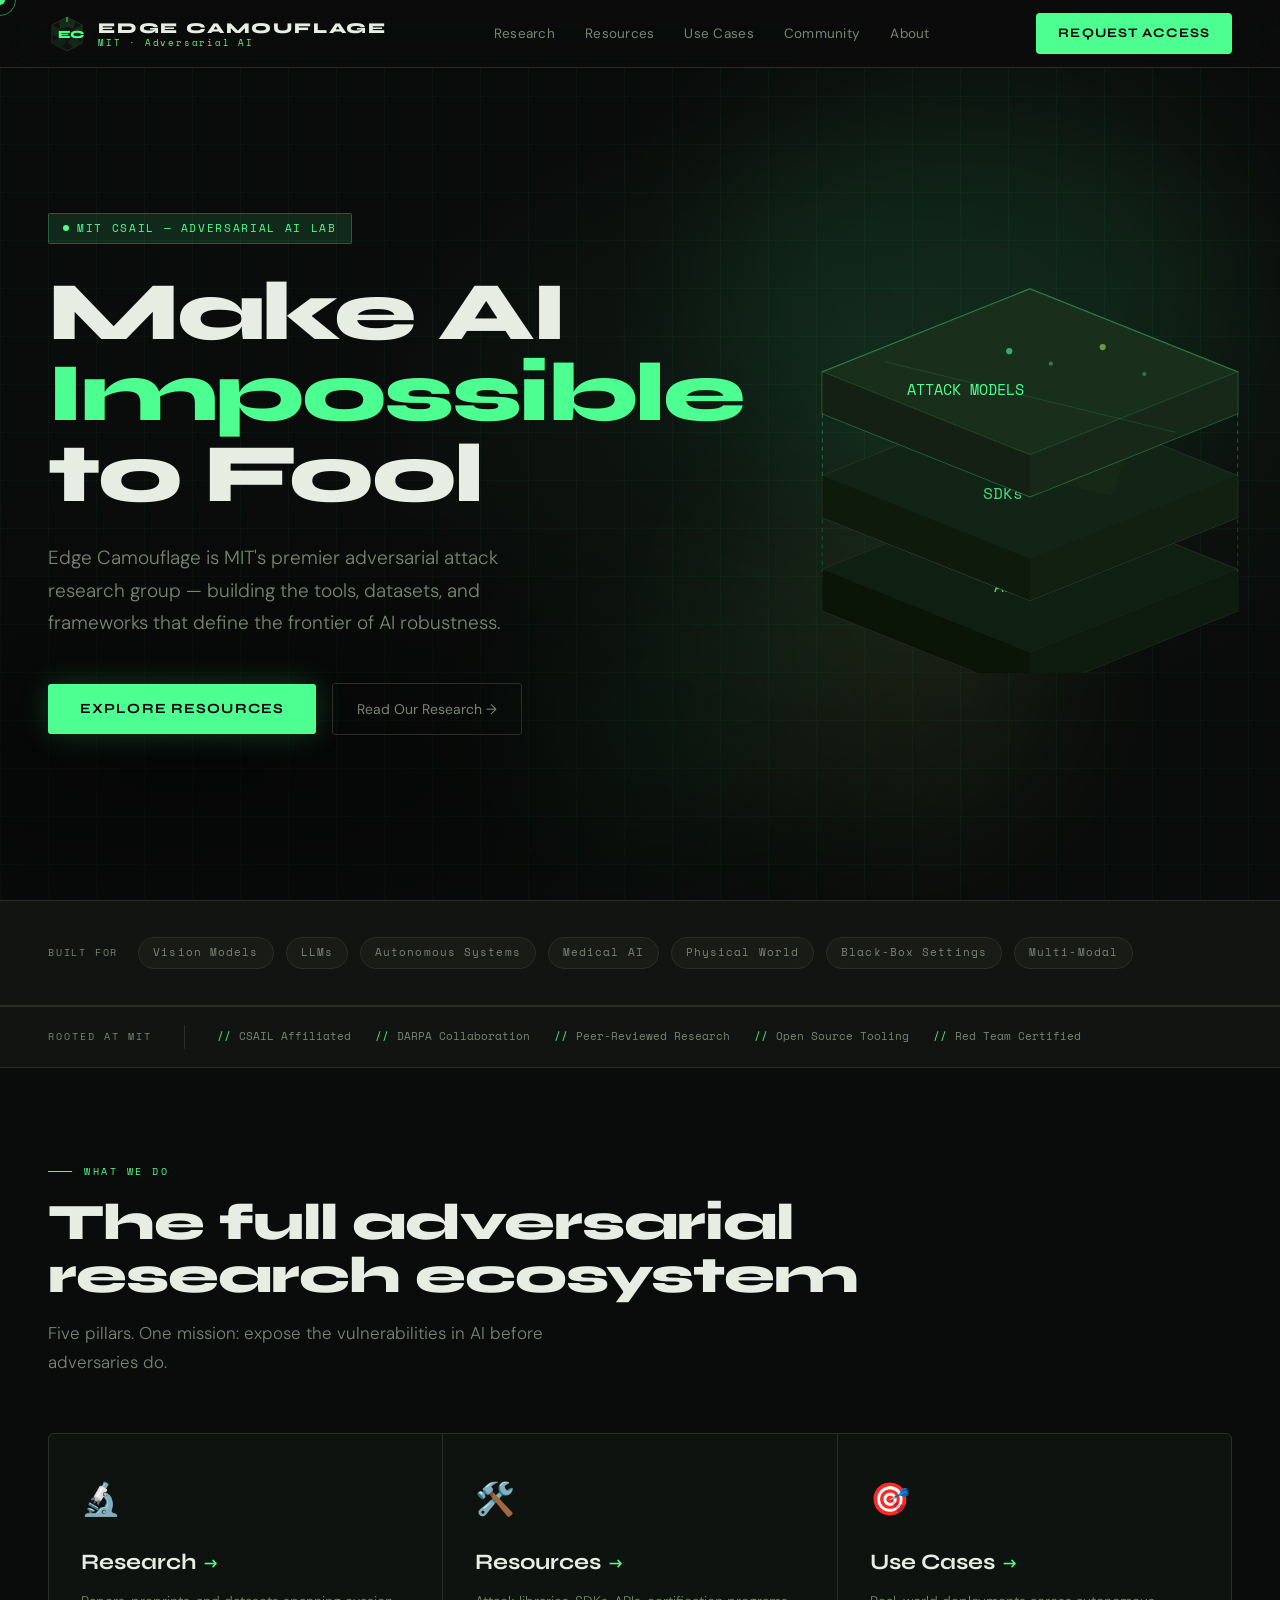
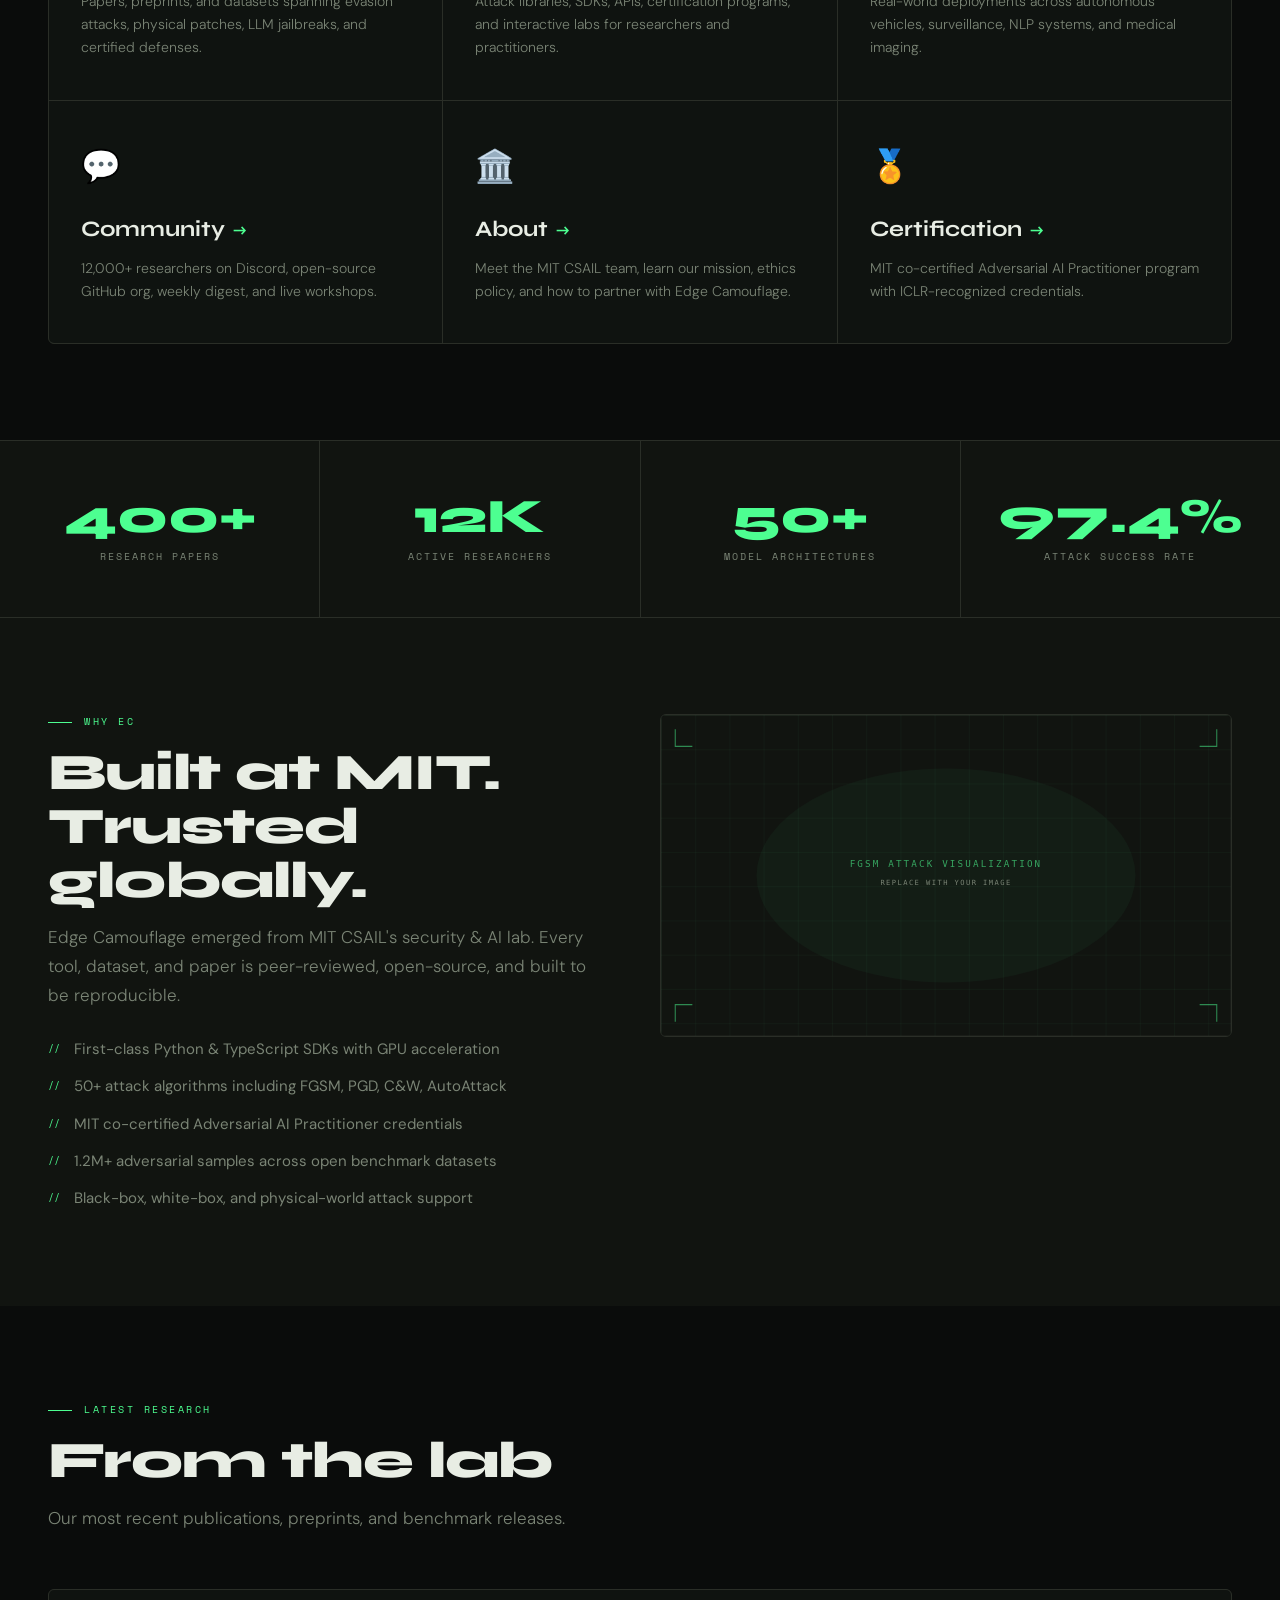
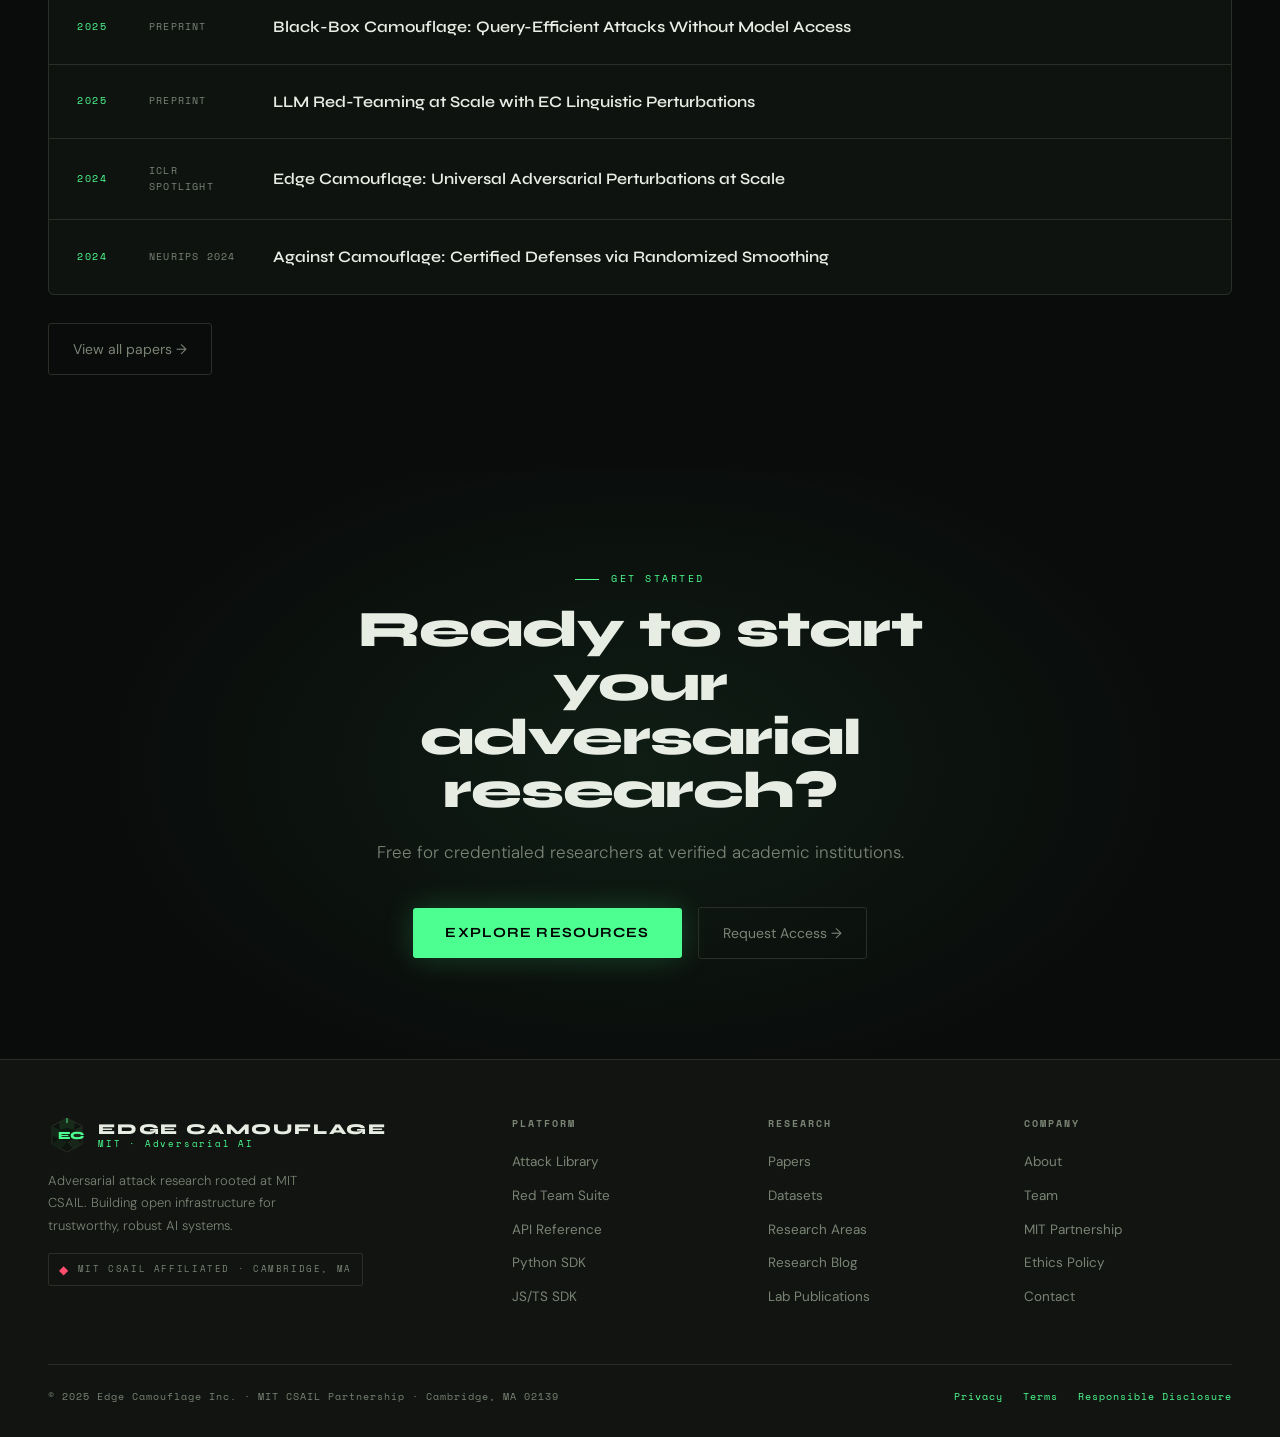
<file: index.html>
<!DOCTYPE html>
<html lang="en">
<head>
  <meta charset="UTF-8">
  <meta name="viewport" content="width=device-width, initial-scale=1.0">
  <title>Edge Camouflage — Adversarial AI Research</title>
  <link rel="stylesheet" href="css/main.css">
  <style>
    /* ── Landing-only styles ── */
    .hero {
      min-height: 100vh;
      display: flex; align-items: center;
      position: relative; overflow: hidden;
      padding: calc(var(--nav-height) + 60px) 48px 80px;
    }
    .hero-bg { position: absolute; inset: 0; z-index: 0; }
    .hero-bg::before {
      content: ''; position: absolute; inset: 0;
      background-image:
        linear-gradient(rgba(77,255,145,0.03) 1px, transparent 1px),
        linear-gradient(90deg, rgba(77,255,145,0.03) 1px, transparent 1px);
      background-size: 48px 48px;
    }
    .hero-bg::after {
      content: ''; position: absolute; inset: 0;
      background:
        radial-gradient(ellipse 60% 50% at 70% 45%, rgba(77,255,145,0.07) 0%, transparent 70%),
        radial-gradient(ellipse 80% 40% at 15% 85%, rgba(0,0,0,0.5) 0%, transparent 80%);
    }
    .camo-blob {
      position: absolute; border-radius: 50%;
      filter: blur(70px); opacity: 0.07;
      animation: drift 22s ease-in-out infinite;
    }
    .camo-blob:nth-child(1){ width:520px;height:420px;background:#4dff91;top:8%;right:4%; }
    .camo-blob:nth-child(2){ width:320px;height:360px;background:#b8ff6e;top:52%;right:18%;animation-delay:-8s; }
    .camo-blob:nth-child(3){ width:260px;height:210px;background:#4dff91;bottom:8%;right:38%;animation-delay:-15s; }

    .hero-content { position: relative; z-index: 1; max-width: 680px; }
    .hero-badge {
      display: inline-flex; align-items: center; gap: 8px;
      font-family: var(--font-mono); font-size: 11px; letter-spacing: 0.15em; text-transform: uppercase;
      color: var(--accent); background: var(--accent-dim); border: 1px solid rgba(77,255,145,0.25);
      padding: 6px 14px; border-radius: 2px; margin-bottom: 28px;
      animation: fadeUp 0.6s ease both;
    }
    .hero-badge .dot { width:6px;height:6px;background:var(--accent);border-radius:50%;animation:pulse 2s infinite; }
    .hero-title {
      font-family: var(--font-display); font-weight: 800;
      font-size: clamp(44px, 6.5vw, 84px); line-height: 0.97; letter-spacing: -0.03em;
      margin-bottom: 28px; animation: fadeUp 0.6s 0.1s ease both;
    }
    .hero-title em { font-style: normal; color: var(--accent); }
    .hero-desc {
      font-size: 19px; color: var(--muted); line-height: 1.7; font-weight: 300;
      max-width: 520px; margin-bottom: 44px; animation: fadeUp 0.6s 0.2s ease both;
    }
    .hero-actions { display:flex;align-items:center;gap:16px; animation: fadeUp 0.6s 0.3s ease both; }

    /* isometric graphic */
    .hero-graphic {
      position: absolute; right: -20px; top: 50%; transform: translateY(-48%);
      z-index: 1; width: 540px; opacity: 0.9;
      animation: fadeIn 1.1s 0.5s ease both;
    }

    /* Feature pills below hero */
    .feature-pills {
      padding: 36px 48px;
      background: var(--surface);
      border-top: 1px solid var(--border); border-bottom: 1px solid var(--border);
      display: flex; align-items: center; gap: 12px; flex-wrap: wrap;
    }
    .feature-pill-label {
      font-family: var(--font-mono); font-size: 10px; letter-spacing: 0.18em;
      text-transform: uppercase; color: var(--muted); margin-right: 8px; flex-shrink: 0;
    }
    .feature-pill {
      font-family: var(--font-mono); font-size: 11px; letter-spacing: 0.1em;
      color: var(--muted); background: var(--surface2); border: 1px solid var(--border);
      padding: 6px 14px; border-radius: 20px; white-space: nowrap;
      transition: color 0.2s, border-color 0.2s;
    }
    .feature-pill:hover { color: var(--accent); border-color: var(--accent); }

    /* Landing overview grid */
    .overview-grid {
      display: grid; grid-template-columns: repeat(3, 1fr); gap: 1px;
      background: var(--border); border: 1px solid var(--border); border-radius: 6px; overflow: hidden;
    }
    .overview-card {
      background: var(--card-dark); padding: 40px 32px;
      transition: background 0.2s; position: relative; text-decoration: none; display: block; color: inherit;
    }
    .overview-card:hover { background: var(--surface2); }
    .overview-card::before {
      content: ''; position: absolute; top: 0; left: 0; right: 0; height: 2px;
      background: var(--accent); transform: scaleX(0); transform-origin: left; transition: transform 0.3s;
    }
    .overview-card:hover::before { transform: scaleX(1); }
    .overview-card-icon { font-size: 32px; margin-bottom: 20px; }
    .overview-card-title {
      font-family: var(--font-display); font-weight: 700; font-size: 22px;
      margin-bottom: 10px; display: flex; align-items: center; gap: 8px;
    }
    .overview-card-title span { font-size: 16px; color: var(--accent); transition: margin 0.2s; }
    .overview-card:hover .overview-card-title span { margin-left: 4px; }
    .overview-card-desc { font-size: 14px; color: var(--muted); line-height: 1.65; font-weight: 300; }

    /* Highlights two-col */
    .highlights-grid { display: grid; grid-template-columns: 1fr 1fr; gap: 40px; align-items: start; }
    .highlight-copy .section-desc { margin-bottom: 28px; }
    .highlight-list { list-style: none; display: flex; flex-direction: column; gap: 14px; }
    .highlight-list li {
      display: flex; align-items: flex-start; gap: 14px;
      font-size: 15px; color: var(--muted); line-height: 1.55;
    }
    .highlight-list li::before {
      content: '//'; font-family: var(--font-mono); font-size: 10px;
      color: var(--accent); flex-shrink: 0; margin-top: 3px;
    }
    .highlight-img-wrap {
      border: 1px solid var(--border); border-radius: 6px; overflow: hidden;
      background: var(--card-dark);
    }
    .highlight-img-wrap img { width: 100%; aspect-ratio: 16/9; object-fit: cover; }

    /* Latest papers strip */
    .papers-list { display: flex; flex-direction: column; gap: 1px; background: var(--border); border: 1px solid var(--border); border-radius: 6px; overflow: hidden; }
    .paper-row {
      background: var(--card-dark); padding: 24px 28px;
      display: flex; align-items: center; gap: 24px;
      transition: background 0.2s; text-decoration: none; color: inherit;
    }
    .paper-row:hover { background: var(--surface2); }
    .paper-year {
      font-family: var(--font-mono); font-size: 10px; letter-spacing: 0.15em;
      color: var(--accent); flex-shrink: 0; width: 48px;
    }
    .paper-venue {
      font-family: var(--font-mono); font-size: 10px; letter-spacing: 0.12em; text-transform: uppercase;
      color: var(--muted); flex-shrink: 0; width: 100px;
    }
    .paper-title { font-family: var(--font-display); font-weight: 600; font-size: 16px; flex: 1; }
    .paper-arrow { font-size: 16px; color: var(--accent); opacity: 0; transition: opacity 0.2s, transform 0.2s; }
    .paper-row:hover .paper-arrow { opacity: 1; transform: translateX(4px); }
  </style>
</head>
<body>

<div id="nav-mount"></div>

<!-- HERO -->
<section class="hero">
  <div class="hero-bg">
    <div class="camo-blob"></div>
    <div class="camo-blob"></div>
    <div class="camo-blob"></div>
  </div>
  <div class="hero-content">
    <div class="hero-badge"><span class="dot"></span>MIT CSAIL — Adversarial AI Lab</div>
    <h1 class="hero-title">
      Make AI<br>
      <em>Impossible</em><br>
      to Fool
    </h1>
    <p class="hero-desc">
      Edge Camouflage is MIT's premier adversarial attack research group — building the tools, datasets, and frameworks that define the frontier of AI robustness.
    </p>
    <div class="hero-actions">
      <a href="pages/resources.html" class="btn-primary">Explore Resources</a>
      <a href="pages/research.html" class="btn-ghost">Read Our Research →</a>
    </div>
  </div>

  <!-- Isometric SVG -->
  <div class="hero-graphic">
    <svg viewBox="0 0 520 420" fill="none" xmlns="http://www.w3.org/2000/svg">
      <g transform="translate(60,240)">
        <polygon points="200,0 400,80 400,120 200,200 0,120 0,80" fill="#0a1a0d" stroke="#2a2e27" stroke-width="1"/>
        <polygon points="200,0 400,80 200,160 0,80" fill="#0f2012" stroke="#2a2e27" stroke-width="0.5"/>
        <polygon points="0,80 0,120 200,200 200,160" fill="#0a1508"/>
        <polygon points="400,80 400,120 200,200 200,160" fill="#0d1c0f"/>
        <polygon points="200,0 280,32 260,80 180,60 120,40 150,10" fill="#142614" opacity="0.5"/>
        <text x="165" y="102" fill="#4dff91" font-family="Space Mono" font-size="15" opacity="0.85">APIs</text>
      </g>
      <g transform="translate(60,150)">
        <polygon points="200,0 400,80 400,120 200,200 0,120 0,80" fill="#0c1e10" stroke="#3a4035" stroke-width="1"/>
        <polygon points="200,0 400,80 200,160 0,80" fill="#122416"/>
        <polygon points="0,80 0,120 200,200 200,160" fill="#0e1a0c"/>
        <polygon points="400,80 400,120 200,200 200,160" fill="#112010"/>
        <polygon points="200,0 300,40 280,100 200,80 100,60" fill="#1c3018" opacity="0.45"/>
        <text x="155" y="102" fill="#4dff91" font-family="Space Mono" font-size="15" opacity="0.85">SDKs</text>
      </g>
      <g transform="translate(60,50)">
        <polygon points="200,0 400,80 400,120 200,200 0,120 0,80" fill="#142616" stroke="#4dff9155" stroke-width="1.5"/>
        <polygon points="200,0 400,80 200,160 0,80" fill="#1a2e1c" stroke="#4dff9140"/>
        <polygon points="0,80 0,120 200,200 200,160" fill="#142014"/>
        <polygon points="400,80 400,120 200,200 200,160" fill="#182818"/>
        <line x1="60" y1="70" x2="340" y2="138" stroke="#4dff91" stroke-width="0.5" opacity="0.25"/>
        <text x="82" y="102" fill="#4dff91" font-family="Space Mono" font-size="14" opacity="1">ATTACK MODELS</text>
        <circle cx="180" cy="60" r="3" fill="#4dff91" opacity="0.6"/>
        <circle cx="220" cy="72" r="2" fill="#4dff91" opacity="0.4"/>
        <circle cx="270" cy="56" r="3" fill="#b8ff6e" opacity="0.5"/>
        <circle cx="310" cy="82" r="2" fill="#4dff91" opacity="0.35"/>
      </g>
      <line x1="60" y1="170" x2="60" y2="232" stroke="#4dff91" stroke-width="1" opacity="0.3" stroke-dasharray="4,4"/>
      <line x1="460" y1="170" x2="460" y2="232" stroke="#4dff91" stroke-width="1" opacity="0.3" stroke-dasharray="4,4"/>
      <line x1="60" y1="272" x2="60" y2="322" stroke="#4dff91" stroke-width="1" opacity="0.2" stroke-dasharray="4,4"/>
      <line x1="460" y1="272" x2="460" y2="322" stroke="#4dff91" stroke-width="1" opacity="0.2" stroke-dasharray="4,4"/>
    </svg>
  </div>
</section>

<!-- FEATURE PILLS -->
<div class="feature-pills">
  <span class="feature-pill-label">Built for</span>
  <span class="feature-pill">Vision Models</span>
  <span class="feature-pill">LLMs</span>
  <span class="feature-pill">Autonomous Systems</span>
  <span class="feature-pill">Medical AI</span>
  <span class="feature-pill">Physical World</span>
  <span class="feature-pill">Black-Box Settings</span>
  <span class="feature-pill">Multi-Modal</span>
</div>

<!-- MIT STRIPE -->
<div id="mit-stripe-mount"></div>

<!-- OVERVIEW -->
<section class="section section--dark">
  <div class="section-label">What we do</div>
  <h2 class="section-title">The full adversarial<br>research ecosystem</h2>
  <p class="section-desc">Five pillars. One mission: expose the vulnerabilities in AI before adversaries do.</p>

  <div class="overview-grid">
    <a href="pages/research.html" class="overview-card reveal">
      <div class="overview-card-icon">🔬</div>
      <div class="overview-card-title">Research <span>→</span></div>
      <div class="overview-card-desc">Papers, preprints, and datasets spanning evasion attacks, physical patches, LLM jailbreaks, and certified defenses.</div>
    </a>
    <a href="pages/resources.html" class="overview-card reveal">
      <div class="overview-card-icon">🛠️</div>
      <div class="overview-card-title">Resources <span>→</span></div>
      <div class="overview-card-desc">Attack libraries, SDKs, APIs, certification programs, and interactive labs for researchers and practitioners.</div>
    </a>
    <a href="pages/use-cases.html" class="overview-card reveal">
      <div class="overview-card-icon">🎯</div>
      <div class="overview-card-title">Use Cases <span>→</span></div>
      <div class="overview-card-desc">Real-world deployments across autonomous vehicles, surveillance, NLP systems, and medical imaging.</div>
    </a>
    <a href="pages/community.html" class="overview-card reveal">
      <div class="overview-card-icon">💬</div>
      <div class="overview-card-title">Community <span>→</span></div>
      <div class="overview-card-desc">12,000+ researchers on Discord, open-source GitHub org, weekly digest, and live workshops.</div>
    </a>
    <a href="pages/about.html" class="overview-card reveal">
      <div class="overview-card-icon">🏛️</div>
      <div class="overview-card-title">About <span>→</span></div>
      <div class="overview-card-desc">Meet the MIT CSAIL team, learn our mission, ethics policy, and how to partner with Edge Camouflage.</div>
    </a>
    <a href="pages/resources.html#certification" class="overview-card reveal">
      <div class="overview-card-icon">🏅</div>
      <div class="overview-card-title">Certification <span>→</span></div>
      <div class="overview-card-desc">MIT co-certified Adversarial AI Practitioner program with ICLR-recognized credentials.</div>
    </a>
  </div>
</section>

<!-- STATS -->
<div class="stats-strip">
  <div class="stat-item reveal"><div class="stat-num">400+</div><div class="stat-label">Research Papers</div></div>
  <div class="stat-item reveal"><div class="stat-num">12K</div><div class="stat-label">Active Researchers</div></div>
  <div class="stat-item reveal"><div class="stat-num">50+</div><div class="stat-label">Model Architectures</div></div>
  <div class="stat-item reveal"><div class="stat-num">97.4%</div><div class="stat-label">Attack Success Rate</div></div>
</div>

<!-- HIGHLIGHTS -->
<section class="section section--surface">
  <div class="highlights-grid">
    <div class="highlight-copy">
      <div class="section-label">Why EC</div>
      <h2 class="section-title">Built at MIT.<br>Trusted globally.</h2>
      <p class="section-desc">Edge Camouflage emerged from MIT CSAIL's security &amp; AI lab. Every tool, dataset, and paper is peer-reviewed, open-source, and built to be reproducible.</p>
      <ul class="highlight-list">
        <li>First-class Python &amp; TypeScript SDKs with GPU acceleration</li>
        <li>50+ attack algorithms including FGSM, PGD, C&amp;W, AutoAttack</li>
        <li>MIT co-certified Adversarial AI Practitioner credentials</li>
        <li>1.2M+ adversarial samples across open benchmark datasets</li>
        <li>Black-box, white-box, and physical-world attack support</li>
      </ul>
    </div>
    <div class="highlight-img-wrap reveal">
      <img src="images/research-fgsm.svg" alt="FGSM adversarial attack visualization">
    </div>
  </div>
</section>

<!-- LATEST PAPERS -->
<section class="section section--dark">
  <div class="section-label">Latest Research</div>
  <h2 class="section-title">From the lab</h2>
  <p class="section-desc">Our most recent publications, preprints, and benchmark releases.</p>

  <div class="papers-list">
    <a href="pages/research.html" class="paper-row reveal">
      <span class="paper-year">2025</span>
      <span class="paper-venue">Preprint</span>
      <span class="paper-title">Black-Box Camouflage: Query-Efficient Attacks Without Model Access</span>
      <span class="paper-arrow">→</span>
    </a>
    <a href="pages/research.html" class="paper-row reveal">
      <span class="paper-year">2025</span>
      <span class="paper-venue">Preprint</span>
      <span class="paper-title">LLM Red-Teaming at Scale with EC Linguistic Perturbations</span>
      <span class="paper-arrow">→</span>
    </a>
    <a href="pages/research.html" class="paper-row reveal">
      <span class="paper-year">2024</span>
      <span class="paper-venue">ICLR Spotlight</span>
      <span class="paper-title">Edge Camouflage: Universal Adversarial Perturbations at Scale</span>
      <span class="paper-arrow">→</span>
    </a>
    <a href="pages/research.html" class="paper-row reveal">
      <span class="paper-year">2024</span>
      <span class="paper-venue">NeurIPS 2024</span>
      <span class="paper-title">Against Camouflage: Certified Defenses via Randomized Smoothing</span>
      <span class="paper-arrow">→</span>
    </a>
  </div>

  <div style="margin-top:28px;">
    <a href="pages/research.html" class="btn-ghost">View all papers →</a>
  </div>
</section>

<!-- CTA -->
<section class="cta-banner">
  <div style="position:relative;z-index:1;">
    <div class="section-label">Get started</div>
    <h2 class="section-title">Ready to start your<br>adversarial research?</h2>
    <p class="section-desc">Free for credentialed researchers at verified academic institutions.</p>
    <div class="cta-actions">
      <a href="pages/resources.html" class="btn-primary">Explore Resources</a>
      <a href="pages/about.html#contact" class="btn-ghost">Request Access →</a>
    </div>
  </div>
</section>

<div id="footer-mount"></div>

<script src="css/layout.js"></script>
<script src="css/components.js"></script>
</body>
</html>
</file>
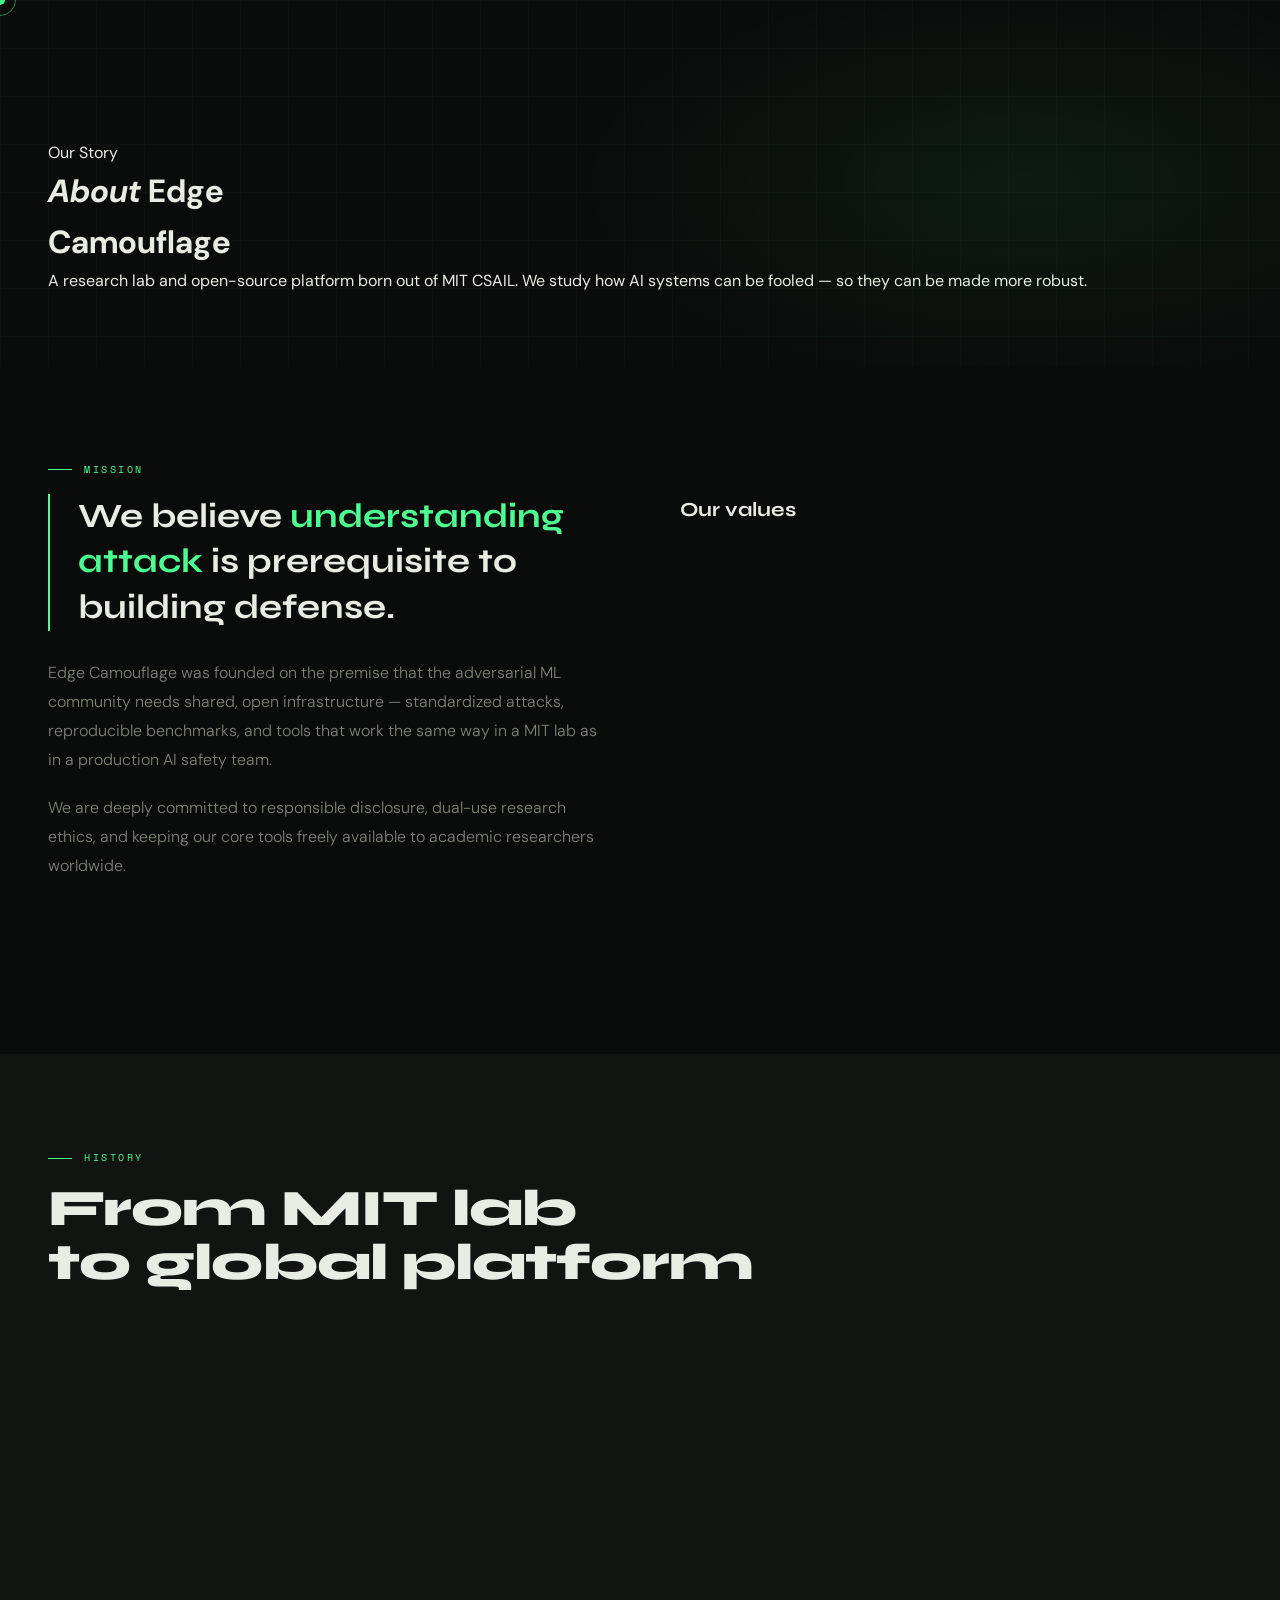
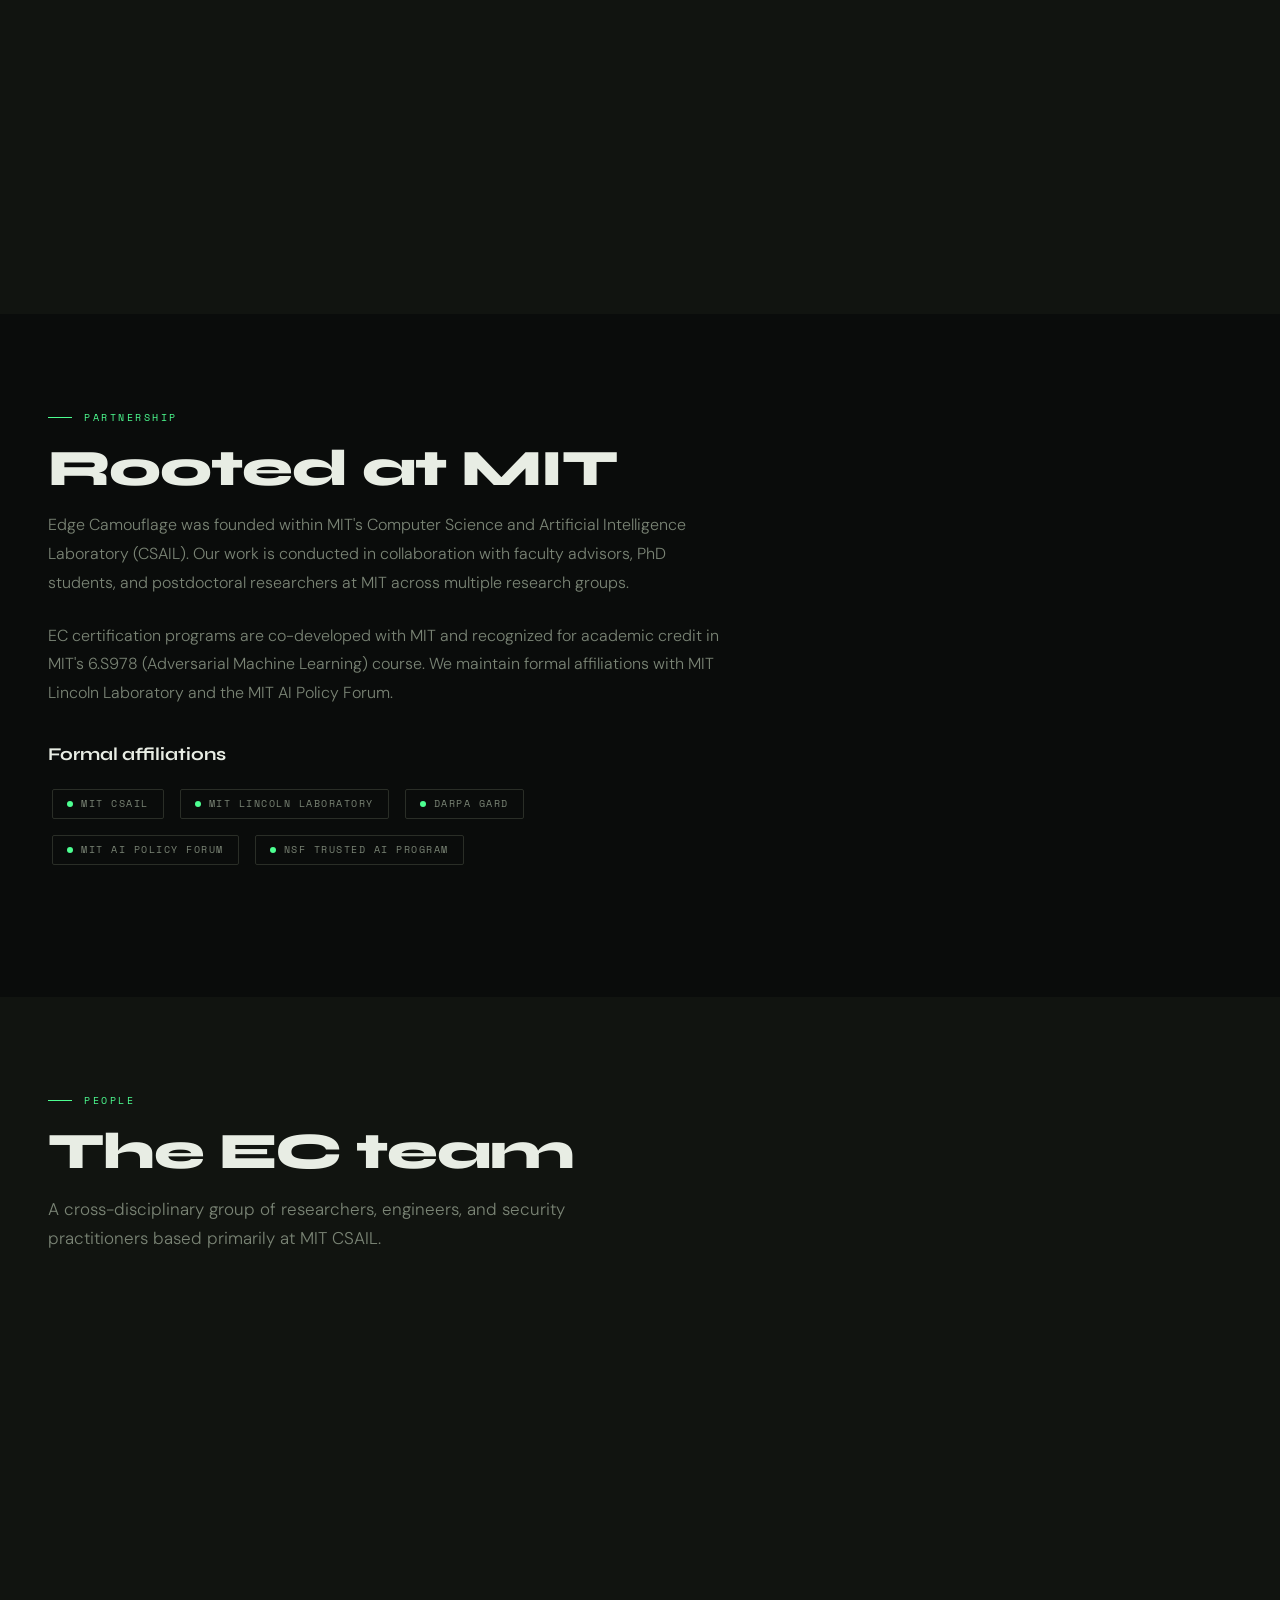
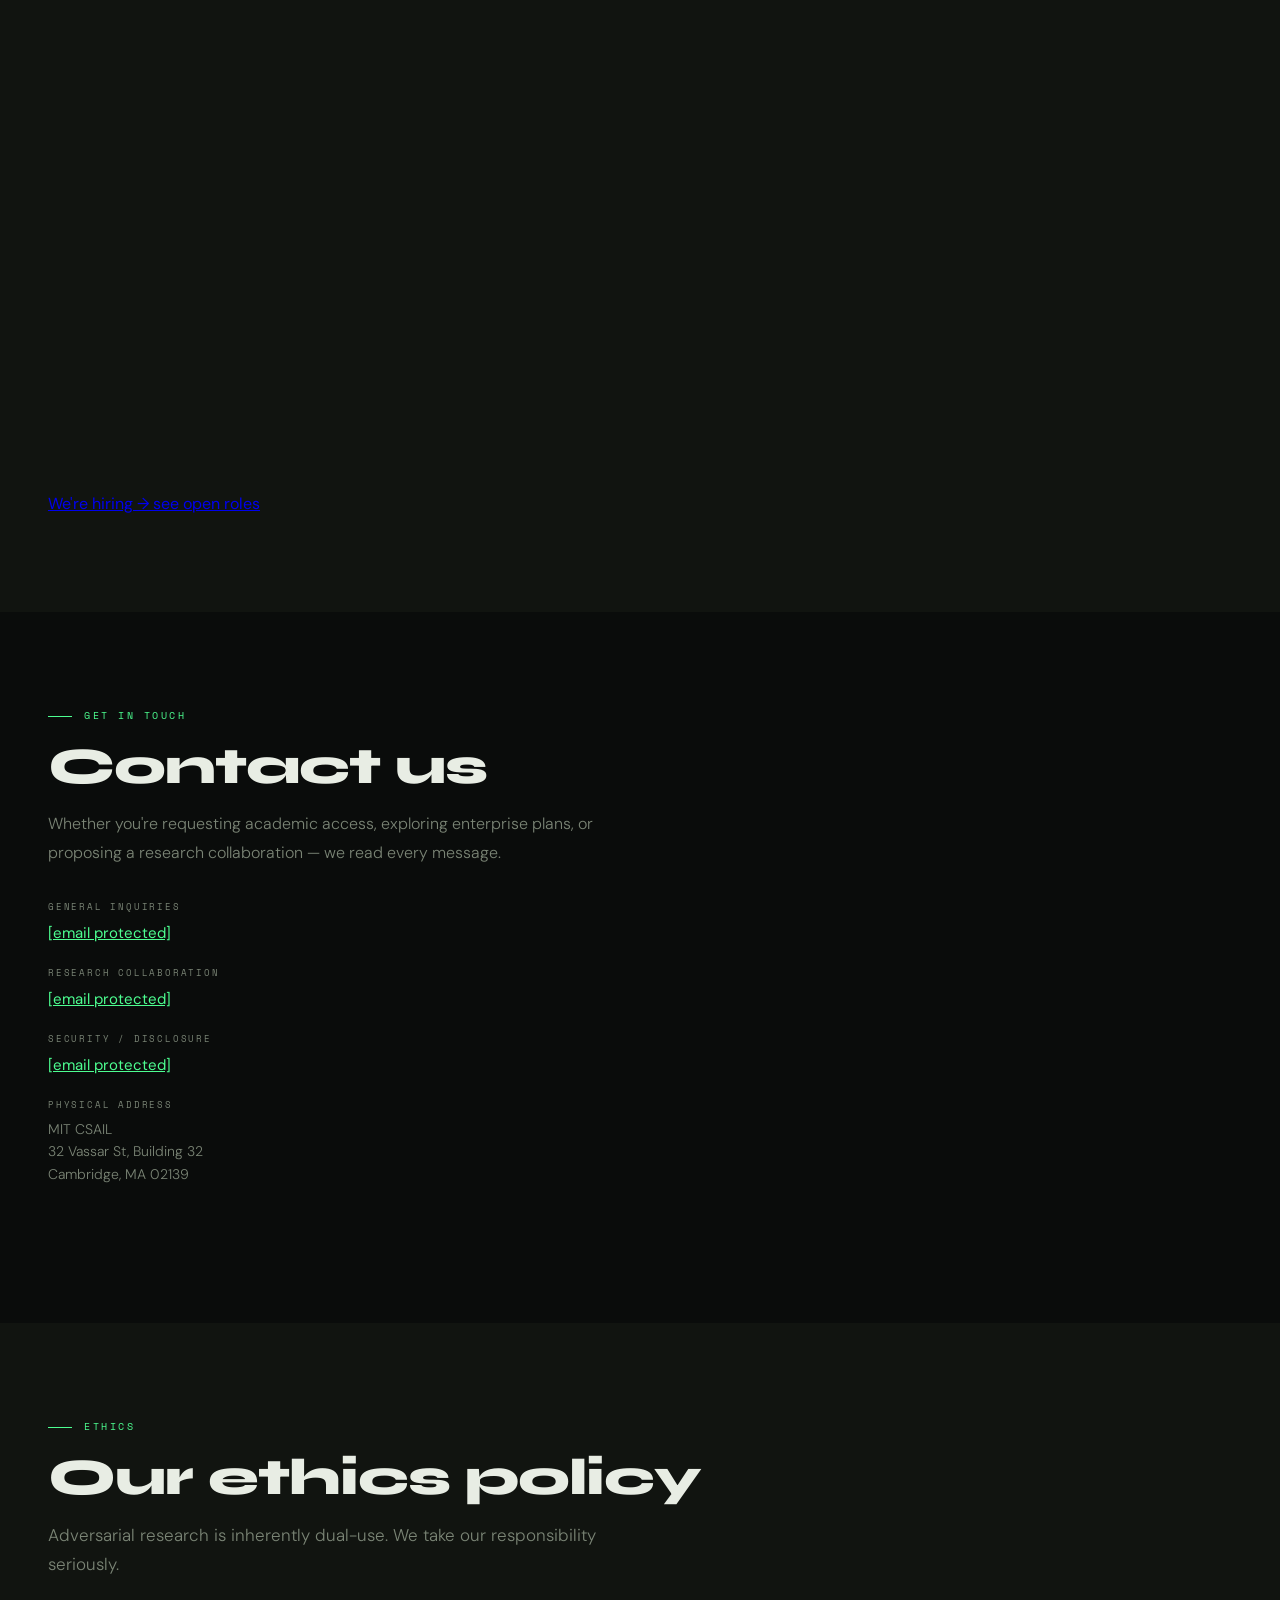
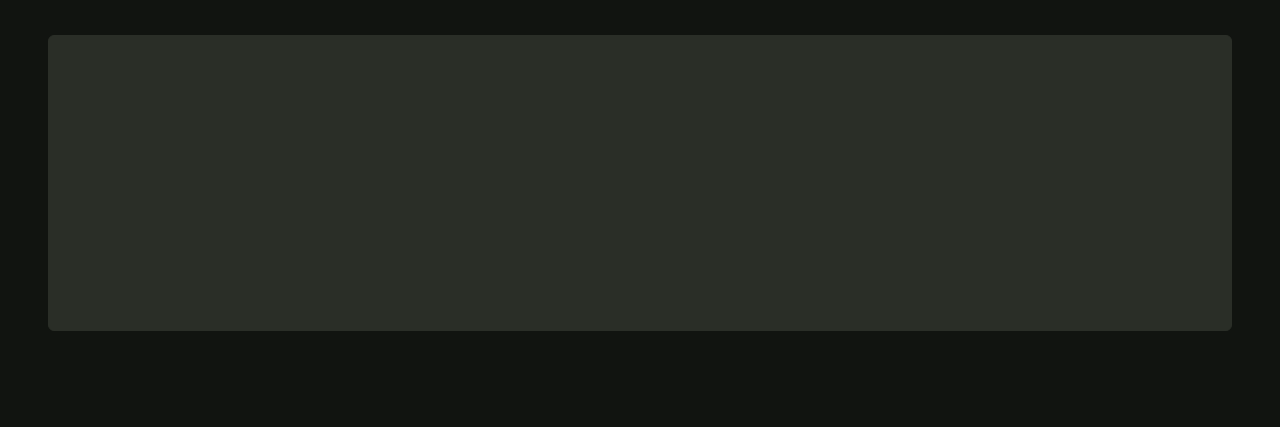
<file: about.html>
<!DOCTYPE html>
<html lang="en">
<head>
  <meta charset="UTF-8">
  <meta name="viewport" content="width=device-width, initial-scale=1.0">
  <title>About — Edge Camouflage</title>
  <meta name="description" content="About Edge Camouflage: our mission, team, MIT CSAIL partnership, and how to get in touch.">
  <link rel="preconnect" href="https://fonts.googleapis.com">
  <link rel="preconnect" href="https://fonts.gstatic.com" crossorigin>
  <link href="https://fonts.googleapis.com/css2?family=Space+Mono:wght@400;700&family=Syne:wght@400;600;700;800&family=DM+Sans:ital,opsz,wght@0,9..40,300;0,9..40,400;0,9..40,500;1,9..40,300&display=swap" rel="stylesheet">
  <link rel="stylesheet" href="css/main.css">
  <style>
    .mission-block {
      display: grid;
      grid-template-columns: 1fr 1fr;
      gap: 80px;
      align-items: start;
    }
    .mission-block__quote {
      font-family: var(--font-display);
      font-size: clamp(22px, 3vw, 34px);
      font-weight: 700;
      line-height: 1.35;
      color: var(--text);
      border-left: 2px solid var(--accent);
      padding-left: 28px;
      margin-bottom: 28px;
    }
    .mission-block__quote em { font-style:normal; color:var(--accent); }
    .values-grid { display:grid; grid-template-columns:1fr 1fr; gap:20px; }
    .value-item { background:var(--surface); border:1px solid var(--border); border-radius:var(--radius-sm); padding:24px 28px; }
    .value-item__icon { font-size:24px; margin-bottom:12px; }
    .value-item__title { font-family:var(--font-display); font-weight:700; font-size:16px; margin-bottom:6px; }
    .value-item__desc { font-size:13px; color:var(--muted); line-height:1.65; font-weight:300; }

    /* MIT Partnership */
    .mit-block {
      display: grid;
      grid-template-columns: 3fr 2fr;
      gap: 64px;
      align-items: start;
    }
    .mit-logo-area {
      background: var(--surface2);
      border: 1px solid var(--border);
      border-radius: var(--radius-md);
      padding: 48px;
      display: flex;
      align-items: center;
      justify-content: center;
      aspect-ratio: 4/3;
      position: relative;
      overflow: hidden;
    }
    .mit-text-logo {
      font-family: var(--font-display);
      font-weight: 800;
      font-size: 64px;
      letter-spacing: -0.04em;
      color: var(--border);
      text-align: center;
      line-height: 1;
    }
    .mit-text-logo span { color: var(--accent); }
    .mit-text-sub { font-family:var(--font-mono); font-size:10px; letter-spacing:0.25em; text-transform:uppercase; color:var(--muted); text-align:center; margin-top:12px; }
    .affil-pill {
      display: inline-flex;
      align-items: center;
      gap: 8px;
      font-family: var(--font-mono);
      font-size: 10px;
      letter-spacing: 0.15em;
      text-transform: uppercase;
      color: var(--muted);
      border: 1px solid var(--border);
      padding: 6px 14px;
      border-radius: 2px;
      margin: 4px;
    }
    .affil-pill .dot-g { width:6px; height:6px; background:var(--accent); border-radius:50%; }

    /* Team */
    .person-card { background:var(--surface); border:1px solid var(--border); border-radius:var(--radius-sm); overflow:hidden; transition:border-color var(--transition-fast), transform var(--transition-fast); }
    .person-card:hover { border-color:var(--accent); transform:translateY(-4px); }
    .person-card__avatar {
      width:100%; aspect-ratio:1/1;
      background: linear-gradient(135deg, #1a2e1c 0%, #0d1a0f 100%);
      display:flex; align-items:center; justify-content:center;
      font-family:var(--font-display); font-weight:800; font-size:36px; color:var(--accent);
      position: relative; overflow:hidden;
    }
    /* Camo pattern overlay on avatar */
    .person-card__avatar::after {
      content:'';
      position:absolute; inset:0;
      background:
        radial-gradient(circle at 30% 30%, rgba(77,255,145,0.05) 0%, transparent 60%),
        radial-gradient(circle at 70% 70%, rgba(184,255,110,0.04) 0%, transparent 60%);
    }
    .person-card__avatar img { width:100%; height:100%; object-fit:cover; }
    .person-card__body { padding:20px; }
    .person-card__name { font-family:var(--font-display); font-weight:700; font-size:16px; margin-bottom:4px; }
    .person-card__role { font-family:var(--font-mono); font-size:10px; letter-spacing:0.15em; text-transform:uppercase; color:var(--accent); margin-bottom:4px; }
    .person-card__affil { font-size:12px; color:var(--muted); }

    /* Contact form */
    .contact-form { display:flex; flex-direction:column; gap:16px; }
    .form-row { display:grid; grid-template-columns:1fr 1fr; gap:16px; }
    .form-field label { display:block; font-family:var(--font-mono); font-size:9px; letter-spacing:0.18em; text-transform:uppercase; color:var(--muted); margin-bottom:8px; }
    .form-field input,
    .form-field select,
    .form-field textarea {
      width:100%;
      background:#070a08;
      border:1px solid var(--border);
      border-radius:var(--radius-sm);
      color:var(--text);
      font-family:var(--font-body);
      font-size:14px;
      padding:12px 16px;
      outline:none;
      transition:border-color var(--transition-fast);
      resize:vertical;
    }
    .form-field input:focus,
    .form-field select:focus,
    .form-field textarea:focus { border-color:var(--accent); }
    .form-field select { cursor:none; }
    .form-field select option { background:#0a0c0b; }
  </style>
</head>
<body>
  <div class="cursor" id="cursor"></div>
  <div class="cursor-ring" id="cursorRing"></div>

  <!-- NAV injected -->

  <!-- HERO -->
  <div class="page-hero">
    <div class="page-hero__content">
      <div class="page-hero__badge">Our Story</div>
      <h1 class="page-hero__title"><em>About</em> Edge<br>Camouflage</h1>
      <p class="page-hero__desc">A research lab and open-source platform born out of MIT CSAIL. We study how AI systems can be fooled — so they can be made more robust.</p>
    </div>
  </div>

  <!-- MISSION -->
  <section class="section section--dark" id="mission">
    <div class="section-label">Mission</div>
    <div class="mission-block">
      <div>
        <div class="mission-block__quote">
          We believe <em>understanding attack</em> is prerequisite to building defense.
        </div>
        <p style="font-size:16px;color:var(--muted);line-height:1.8;font-weight:300;margin-bottom:20px;">Edge Camouflage was founded on the premise that the adversarial ML community needs shared, open infrastructure — standardized attacks, reproducible benchmarks, and tools that work the same way in a MIT lab as in a production AI safety team.</p>
        <p style="font-size:16px;color:var(--muted);line-height:1.8;font-weight:300;">We are deeply committed to responsible disclosure, dual-use research ethics, and keeping our core tools freely available to academic researchers worldwide.</p>
      </div>

      <div>
        <h3 style="font-family:var(--font-display);font-weight:700;font-size:20px;margin-bottom:20px;">Our values</h3>
        <div class="values-grid">
          <div class="value-item reveal">
            <div class="value-item__icon">🔓</div>
            <div class="value-item__title">Open Science</div>
            <div class="value-item__desc">All code, datasets, and findings are publicly available. Reproducibility is non-negotiable.</div>
          </div>
          <div class="value-item reveal">
            <div class="value-item__icon">⚖️</div>
            <div class="value-item__title">Responsible Research</div>
            <div class="value-item__desc">We follow coordinated disclosure and engage with affected parties before publishing attack findings.</div>
          </div>
          <div class="value-item reveal">
            <div class="value-item__icon">🌍</div>
            <div class="value-item__title">Global Access</div>
            <div class="value-item__desc">Free academic tier, multilingual docs, and an active community that spans every timezone.</div>
          </div>
          <div class="value-item reveal">
            <div class="value-item__icon">🎯</div>
            <div class="value-item__title">Rigor First</div>
            <div class="value-item__desc">Every benchmark and result goes through internal replication before publication or release.</div>
          </div>
        </div>
      </div>
    </div>
  </section>

  <!-- TIMELINE -->
  <section class="section section--surface" id="history">
    <div class="section-label">History</div>
    <h2 class="section-title">From MIT lab<br>to global platform</h2>

    <div style="max-width:640px;">
      <div class="timeline">
        <div class="timeline-item reveal">
          <div class="timeline-item__date">2021</div>
          <div class="timeline-item__title">Founded at MIT CSAIL</div>
          <div class="timeline-item__desc">Edge Camouflage begins as a graduate research group studying evasion attacks on medical imaging models. First paper accepted to ICLR 2022.</div>
        </div>
        <div class="timeline-item reveal">
          <div class="timeline-item__date">2022</div>
          <div class="timeline-item__title">EC-Attack Library v1.0 open-sourced</div>
          <div class="timeline-item__desc">The first open release of EC tooling, supporting PyTorch models with FGSM and PGD. 1,000 GitHub stars in the first week.</div>
        </div>
        <div class="timeline-item reveal">
          <div class="timeline-item__date">2023</div>
          <div class="timeline-item__title">DARPA GARD partnership announced</div>
          <div class="timeline-item__desc">Edge Camouflage joins the DARPA Guaranteeing AI Robustness against Deception (GARD) program. Physical-world attack research begins.</div>
        </div>
        <div class="timeline-item reveal">
          <div class="timeline-item__date">2024</div>
          <div class="timeline-item__title">ICLR Spotlight &amp; platform launch</div>
          <div class="timeline-item__desc">Flagship EC paper receives ICLR 2024 Spotlight. Platform launches with REST API, Python/JS SDKs, and MIT co-certified training programs.</div>
        </div>
        <div class="timeline-item reveal">
          <div class="timeline-item__date">2025</div>
          <div class="timeline-item__title">12K researchers, 6 languages</div>
          <div class="timeline-item__desc">Community crosses 12,000 members. LLM red-teaming track launches. EC Researcher Hub goes live as a unified open resource portal.</div>
        </div>
      </div>
    </div>
  </section>

  <!-- MIT PARTNERSHIP -->
  <section class="section section--dark" id="mit">
    <div class="section-label">Partnership</div>
    <h2 class="section-title">Rooted at MIT</h2>
    <div class="mit-block">
      <div>
        <p style="font-size:16px;color:var(--muted);line-height:1.8;font-weight:300;margin-bottom:24px;">Edge Camouflage was founded within MIT's Computer Science and Artificial Intelligence Laboratory (CSAIL). Our work is conducted in collaboration with faculty advisors, PhD students, and postdoctoral researchers at MIT across multiple research groups.</p>
        <p style="font-size:16px;color:var(--muted);line-height:1.8;font-weight:300;margin-bottom:32px;">EC certification programs are co-developed with MIT and recognized for academic credit in MIT's 6.S978 (Adversarial Machine Learning) course. We maintain formal affiliations with MIT Lincoln Laboratory and the MIT AI Policy Forum.</p>
        <h4 style="font-family:var(--font-display);font-weight:700;font-size:18px;margin-bottom:16px;">Formal affiliations</h4>
        <div style="display:flex;flex-wrap:wrap;gap:8px;margin-bottom:32px;">
          <span class="affil-pill"><span class="dot-g"></span>MIT CSAIL</span>
          <span class="affil-pill"><span class="dot-g"></span>MIT Lincoln Laboratory</span>
          <span class="affil-pill"><span class="dot-g"></span>DARPA GARD</span>
          <span class="affil-pill"><span class="dot-g"></span>MIT AI Policy Forum</span>
          <span class="affil-pill"><span class="dot-g"></span>NSF Trusted AI Program</span>
        </div>
      </div>
      <div class="mit-logo-area reveal">
        <!-- Replace with: <img src="../images/mit-campus.jpg" alt="MIT CSAIL Building"> -->
        <div style="text-align:center;">
          <div class="mit-text-logo">MI<span>T</span></div>
          <div class="mit-text-sub">CSAIL · Cambridge MA</div>
          <div style="margin-top:20px;font-family:var(--font-mono);font-size:9px;color:var(--muted);letter-spacing:0.12em;">Replace with images/mit-campus.jpg</div>
        </div>
      </div>
    </div>
  </section>

  <!-- TEAM -->
  <section class="section section--surface" id="team">
    <div class="section-label">People</div>
    <h2 class="section-title">The EC team</h2>
    <p class="section-desc">A cross-disciplinary group of researchers, engineers, and security practitioners based primarily at MIT CSAIL.</p>

    <div class="people-grid">
      <!-- Replace avatar initials with <img src="../images/team-photo-reyes.jpg" alt="..."> -->
      <div class="person-card reveal">
        <div class="person-card__avatar">AR</div>
        <div class="person-card__body">
          <div class="person-card__name">Dr. Ana Reyes</div>
          <div class="person-card__role">Co-Founder &amp; Director</div>
          <div class="person-card__affil">MIT CSAIL · Adversarial Vision</div>
        </div>
      </div>
      <div class="person-card reveal">
        <div class="person-card__avatar">JK</div>
        <div class="person-card__body">
          <div class="person-card__name">Dr. Junwoo Kim</div>
          <div class="person-card__role">Co-Founder &amp; CTO</div>
          <div class="person-card__affil">MIT CSAIL · Black-Box Attacks</div>
        </div>
      </div>
      <div class="person-card reveal">
        <div class="person-card__avatar">MP</div>
        <div class="person-card__body">
          <div class="person-card__name">Meera Patel</div>
          <div class="person-card__role">Research Lead, Physical</div>
          <div class="person-card__affil">MIT CSAIL · AV Systems</div>
        </div>
      </div>
      <div class="person-card reveal">
        <div class="person-card__avatar">ST</div>
        <div class="person-card__body">
          <div class="person-card__name">Santiago Torres</div>
          <div class="person-card__role">Research Lead, LLMs</div>
          <div class="person-card__affil">MIT CSAIL · Language Models</div>
        </div>
      </div>
      <div class="person-card reveal">
        <div class="person-card__avatar">LZ</div>
        <div class="person-card__body">
          <div class="person-card__name">Dr. Lily Zhang</div>
          <div class="person-card__role">Head of Defense Research</div>
          <div class="person-card__affil">MIT CSAIL &amp; ETH Zurich</div>
        </div>
      </div>
      <div class="person-card reveal">
        <div class="person-card__avatar">DC</div>
        <div class="person-card__body">
          <div class="person-card__name">Devon Chen</div>
          <div class="person-card__role">Platform Engineering Lead</div>
          <div class="person-card__affil">EC Platform Team</div>
        </div>
      </div>
      <div class="person-card reveal">
        <div class="person-card__avatar">YT</div>
        <div class="person-card__body">
          <div class="person-card__name">Yuki Tanaka</div>
          <div class="person-card__role">Research Engineer</div>
          <div class="person-card__affil">MIT CSAIL · Autonomy</div>
        </div>
      </div>
      <div class="person-card reveal">
        <div class="person-card__avatar">FM</div>
        <div class="person-card__body">
          <div class="person-card__name">Dr. Felix Müller</div>
          <div class="person-card__role">Visiting Researcher</div>
          <div class="person-card__affil">ETH Zurich · Certified Robustness</div>
        </div>
      </div>
    </div>

    <div style="margin-top:40px;">
      <a href="#contact" class="btn btn--ghost">We're hiring → see open roles</a>
    </div>
  </section>

  <!-- CONTACT -->
  <section class="section section--dark" id="contact">
    <div style="display:grid;grid-template-columns:1fr 1fr;gap:80px;align-items:start;">
      <div>
        <div class="section-label">Get in Touch</div>
        <h2 class="section-title">Contact us</h2>
        <p style="font-size:16px;color:var(--muted);line-height:1.8;font-weight:300;margin-bottom:32px;">Whether you're requesting academic access, exploring enterprise plans, or proposing a research collaboration — we read every message.</p>

        <div style="display:flex;flex-direction:column;gap:20px;">
          <div>
            <div style="font-family:var(--font-mono);font-size:9px;letter-spacing:0.2em;text-transform:uppercase;color:var(--muted);margin-bottom:6px;">General inquiries</div>
            <a href="/cdn-cgi/l/email-protection#670f020b0b08270203000204060a08490a0e1349020312" style="font-size:15px;color:var(--accent);"><span class="__cf_email__" data-cfemail="4129242d2d2e012425262422202c2e6f2c28356f242534">[email&#160;protected]</span></a>
          </div>
          <div>
            <div style="font-family:var(--font-mono);font-size:9px;letter-spacing:0.2em;text-transform:uppercase;color:var(--muted);margin-bottom:6px;">Research collaboration</div>
            <a href="/cdn-cgi/l/email-protection#e7958294828695848fa78283808284868a88c98a8e93c9828392" style="font-size:15px;color:var(--accent);"><span class="__cf_email__" data-cfemail="98eafdebfdf9eafbf0d8fdfcfffdfbf9f5f7b6f5f1ecb6fdfced">[email&#160;protected]</span></a>
          </div>
          <div>
            <div style="font-family:var(--font-mono);font-size:9px;letter-spacing:0.2em;text-transform:uppercase;color:var(--muted);margin-bottom:6px;">Security / disclosure</div>
            <a href="/cdn-cgi/l/email-protection#fd8e989e888f948984bd98999a989e9c9092d3909489d3989988" style="font-size:15px;color:var(--accent);"><span class="__cf_email__" data-cfemail="9fecfafceaedf6ebe6dffafbf8fafcfef2f0b1f2f6ebb1fafbea">[email&#160;protected]</span></a>
          </div>
          <div>
            <div style="font-family:var(--font-mono);font-size:9px;letter-spacing:0.2em;text-transform:uppercase;color:var(--muted);margin-bottom:6px;">Physical address</div>
            <p style="font-size:14px;color:var(--muted);line-height:1.6;font-weight:300;">MIT CSAIL<br>32 Vassar St, Building 32<br>Cambridge, MA 02139</p>
          </div>
        </div>
      </div>

      <div class="reveal">
        <div class="contact-form">
          <div class="form-row">
            <div class="form-field">
              <label>First name</label>
              <input type="text" placeholder="Ana">
            </div>
            <div class="form-field">
              <label>Last name</label>
              <input type="text" placeholder="Reyes">
            </div>
          </div>
          <div class="form-field">
            <label>Email</label>
            <input type="email" placeholder="you@university.edu">
          </div>
          <div class="form-field">
            <label>Institution / Organization</label>
            <input type="text" placeholder="MIT CSAIL">
          </div>
          <div class="form-field">
            <label>Inquiry type</label>
            <select>
              <option value="">Select one…</option>
              <option>Academic access request</option>
              <option>Enterprise plan inquiry</option>
              <option>Research collaboration</option>
              <option>Press / media</option>
              <option>Security disclosure</option>
              <option>General question</option>
            </select>
          </div>
          <div class="form-field">
            <label>Message</label>
            <textarea rows="5" placeholder="Tell us about your research or use case…"></textarea>
          </div>
          <div>
            <button class="btn btn--primary" type="submit" onclick="return false;">Send Message</button>
          </div>
        </div>
      </div>
    </div>
  </section>

  <!-- Ethics -->
  <section class="section section--surface" id="ethics">
    <div class="section-label">Ethics</div>
    <h2 class="section-title">Our ethics policy</h2>
    <p class="section-desc">Adversarial research is inherently dual-use. We take our responsibility seriously.</p>

    <div class="cards-grid" style="grid-template-columns:repeat(auto-fill,minmax(280px,1fr));">
      <div class="card reveal">
        <div class="card__icon">🔏</div>
        <div class="card__tag">Disclosure</div>
        <div class="card__title">Coordinated Disclosure</div>
        <div class="card__desc">We follow a strict 90-day coordinated disclosure policy for any attack that targets specific deployed systems. Affected parties are notified before public release.</div>
      </div>
      <div class="card reveal">
        <div class="card__icon">🚫</div>
        <div class="card__tag">Access Control</div>
        <div class="card__title">Verified Research Access</div>
        <div class="card__desc">The most powerful EC tools require institutional verification. We manually review access requests to prevent misuse by non-research actors.</div>
      </div>
      <div class="card reveal">
        <div class="card__icon">📣</div>
</file>
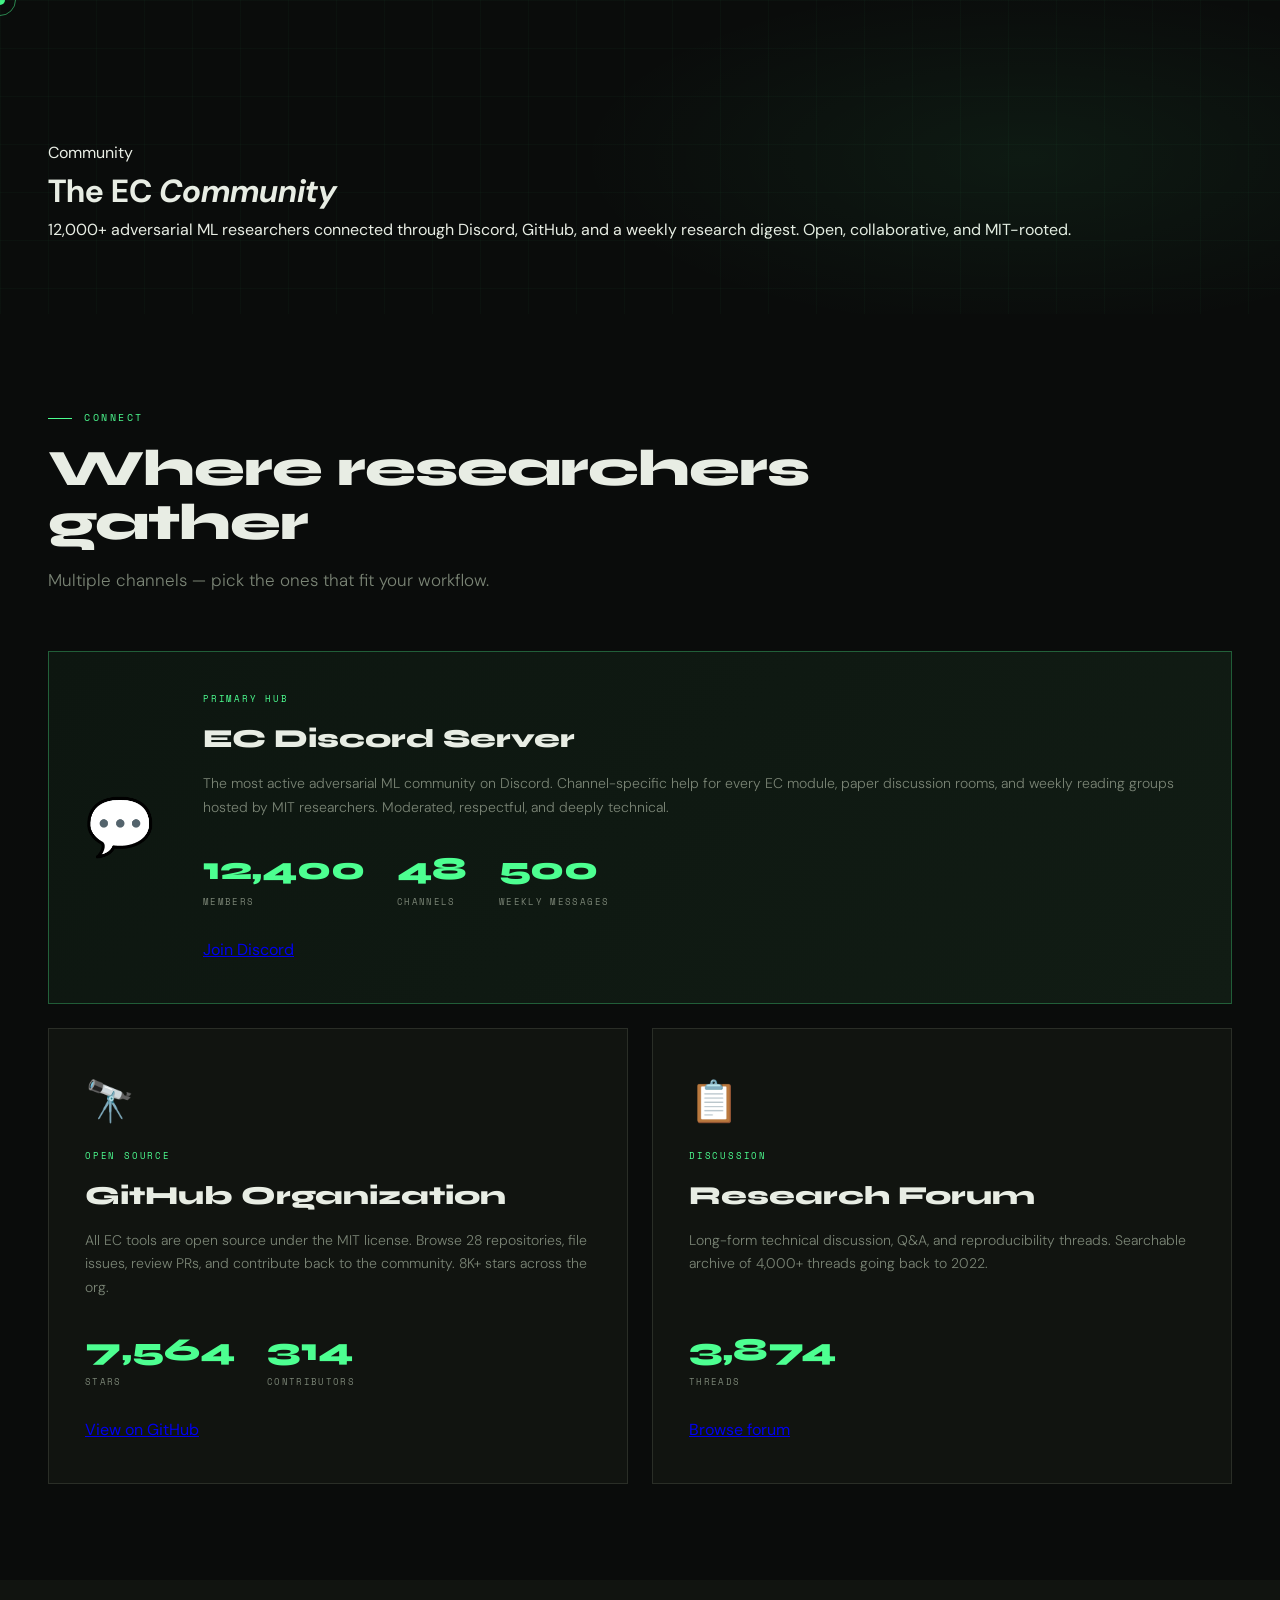
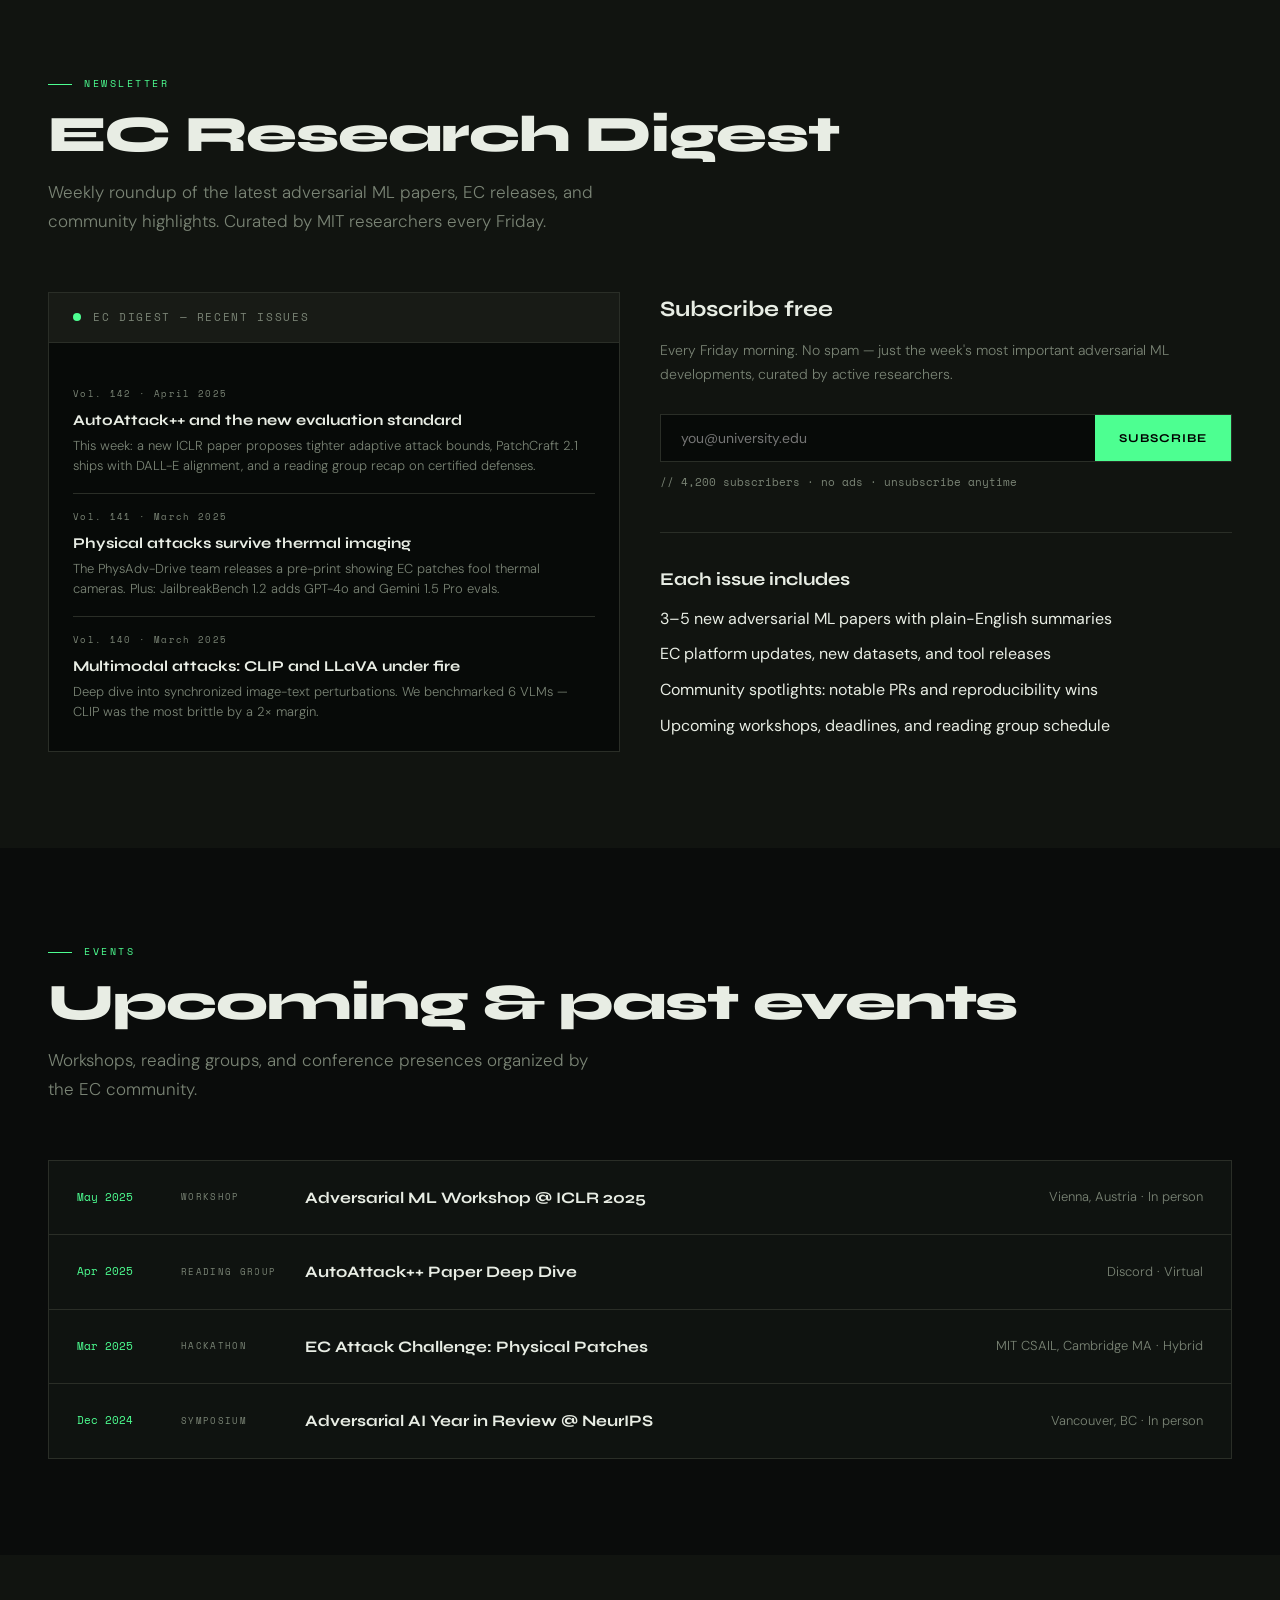
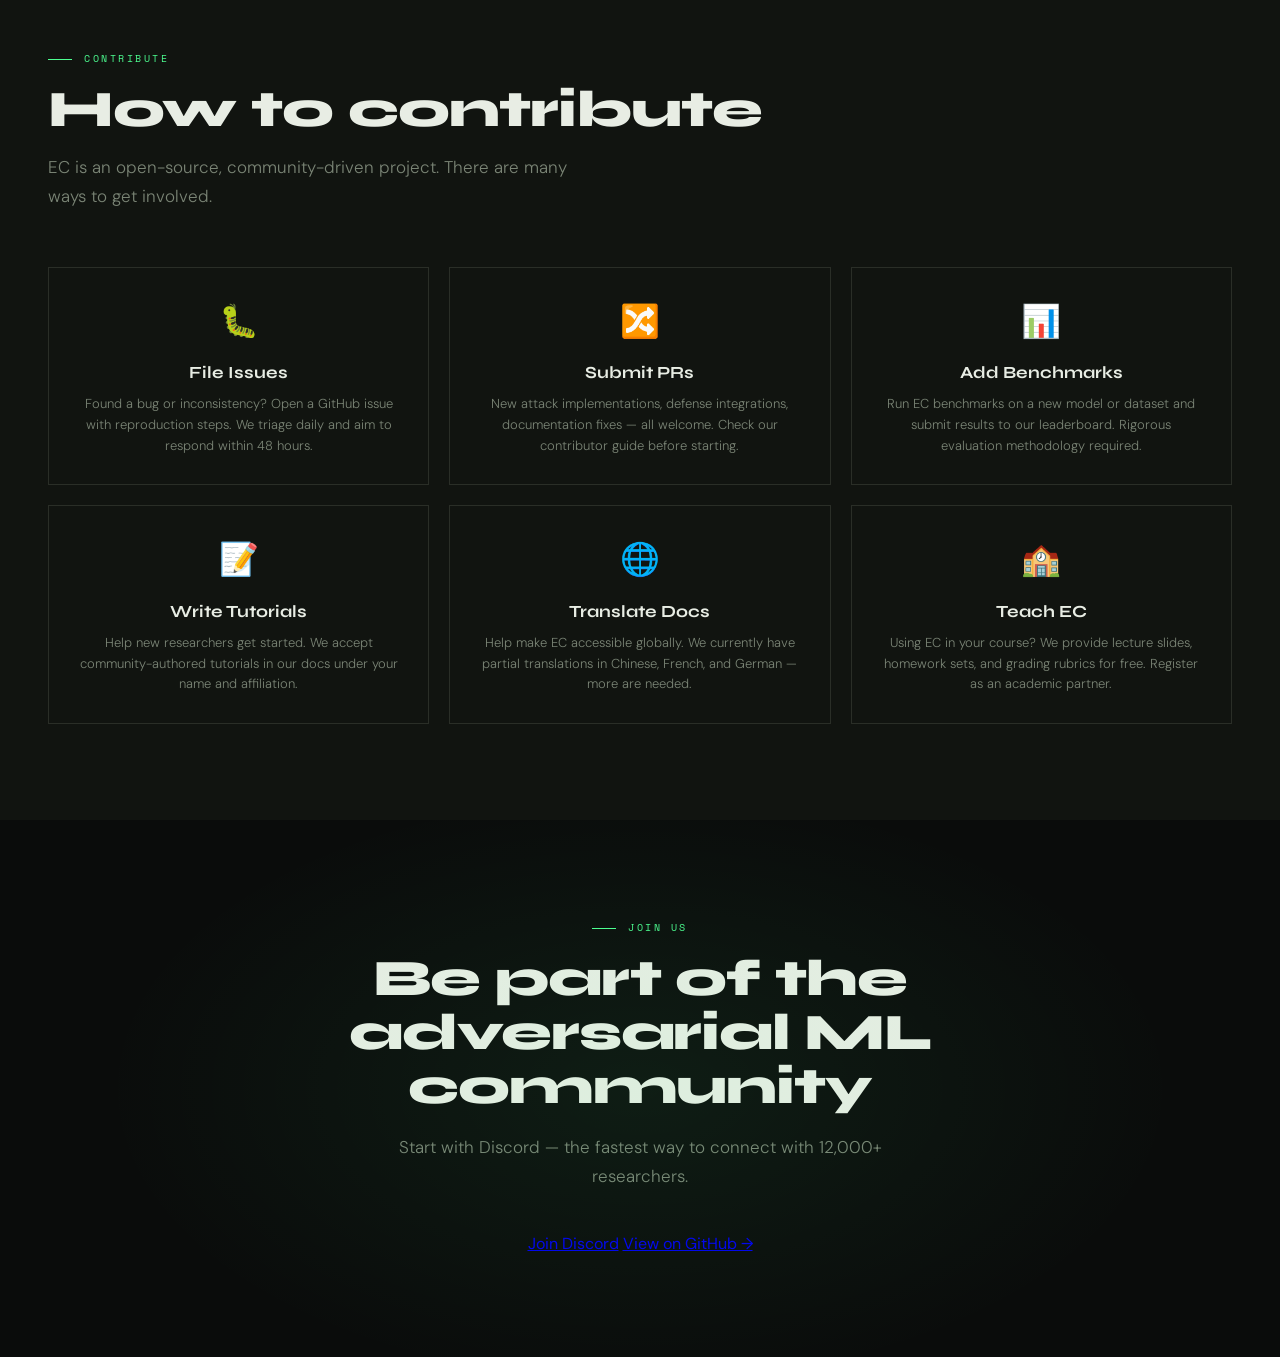
<file: community.html>
<!DOCTYPE html>
<html lang="en">
<head>
  <meta charset="UTF-8">
  <meta name="viewport" content="width=device-width, initial-scale=1.0">
  <title>Community — Edge Camouflage</title>
  <meta name="description" content="Join the Edge Camouflage research community: Discord, GitHub, weekly digest, events, and more.">
  <link rel="preconnect" href="https://fonts.googleapis.com">
  <link rel="preconnect" href="https://fonts.gstatic.com" crossorigin>
  <link href="https://fonts.googleapis.com/css2?family=Space+Mono:wght@400;700&family=Syne:wght@400;600;700;800&family=DM+Sans:ital,opsz,wght@0,9..40,300;0,9..40,400;0,9..40,500;1,9..40,300&display=swap" rel="stylesheet">
  <link rel="stylesheet" href="css/main.css">
  <style>
    .hub-grid { display:grid; grid-template-columns:repeat(2,1fr); gap:24px; }
    .hub-card {
      background: var(--surface);
      border: 1px solid var(--border);
      border-radius: var(--radius-sm);
      padding: 40px 36px;
      display: flex; flex-direction: column;
      transition: border-color var(--transition-fast), transform var(--transition-fast);
      position: relative; overflow: hidden;
    }
    .hub-card::after { content:''; position:absolute; bottom:0; left:0; right:0; height:2px; background:var(--accent); transform:scaleX(0); transform-origin:left; transition:transform var(--transition-med); }
    .hub-card:hover { border-color:var(--accent); transform:translateY(-4px); }
    .hub-card:hover::after { transform:scaleX(1); }
    .hub-card--featured { background:linear-gradient(135deg,#0d1610 0%,#111c14 100%); border-color:rgba(77,255,145,0.3); grid-column:span 2; flex-direction:row; gap:48px; align-items:center; }
    .hub-card__icon-large { font-size:56px; flex-shrink:0; }
    .hub-card__tag { font-family:var(--font-mono); font-size:9px; letter-spacing:0.2em; text-transform:uppercase; color:var(--accent); margin-bottom:12px; }
    .hub-card__title { font-family:var(--font-display); font-weight:800; font-size:26px; margin-bottom:12px; }
    .hub-card__desc { font-size:14px; color:var(--muted); line-height:1.7; font-weight:300; flex:1; margin-bottom:24px; }
    .hub-card__stats { display:flex; gap:32px; margin-bottom:28px; }
    .hub-stat__num { font-family:var(--font-display); font-weight:800; font-size:32px; color:var(--accent); }
    .hub-stat__label { font-family:var(--font-mono); font-size:9px; letter-spacing:0.15em; text-transform:uppercase; color:var(--muted); }

    .digest-preview {
      background: #070a08;
      border: 1px solid var(--border);
      border-radius: var(--radius-sm);
      overflow: hidden;
    }
    .digest-preview__header {
      background: var(--surface2);
      border-bottom: 1px solid var(--border);
      padding: 16px 24px;
      display:flex; align-items:center; gap:12px;
    }
    .digest-preview__dot { width:8px; height:8px; border-radius:50%; background:var(--accent); animation:pulse 2s infinite; }
    .digest-preview__title { font-family:var(--font-mono); font-size:11px; letter-spacing:0.15em; text-transform:uppercase; color:var(--muted); }
    .digest-preview__body { padding:28px 24px; }
    .digest-issue { border-bottom:1px solid var(--border); padding:16px 0; }
    .digest-issue:last-child { border-bottom:none; padding-bottom:0; }
    .digest-issue__date { font-family:var(--font-mono); font-size:9px; letter-spacing:0.15em; color:var(--muted); margin-bottom:6px; }
    .digest-issue__headline { font-family:var(--font-display); font-weight:700; font-size:15px; margin-bottom:4px; }
    .digest-issue__summary { font-size:13px; color:var(--muted); line-height:1.6; font-weight:300; }

    .event-list { display:flex; flex-direction:column; gap:1px; background:var(--border); border:1px solid var(--border); border-radius:var(--radius-sm); overflow:hidden; }
    .event-item { background:var(--card-dark); padding:24px 28px; display:flex; align-items:center; gap:24px; transition:background var(--transition-fast); }
    .event-item:hover { background:var(--surface2); }
    .event-item__date { font-family:var(--font-mono); font-size:11px; color:var(--accent); flex-shrink:0; width:80px; }
    .event-item__type { font-family:var(--font-mono); font-size:9px; letter-spacing:0.15em; text-transform:uppercase; color:var(--muted); flex-shrink:0; width:100px; }
    .event-item__name { font-family:var(--font-display); font-weight:700; font-size:16px; flex:1; }
    .event-item__location { font-size:13px; color:var(--muted); font-weight:300; }

    .contrib-grid { display:grid; grid-template-columns:repeat(3,1fr); gap:20px; }
    .contrib-card { background:var(--surface); border:1px solid var(--border); border-radius:var(--radius-sm); padding:28px; text-align:center; transition:border-color var(--transition-fast); }
    .contrib-card:hover { border-color:var(--accent); }
    .contrib-card__icon { font-size:32px; margin-bottom:12px; }
    .contrib-card__title { font-family:var(--font-display); font-weight:700; font-size:17px; margin-bottom:8px; }
    .contrib-card__desc { font-size:13px; color:var(--muted); line-height:1.6; font-weight:300; }
  </style>
</head>
<body>
  <div class="cursor" id="cursor"></div>
  <div class="cursor-ring" id="cursorRing"></div>

  <!-- NAV injected -->

  <!-- HERO -->
  <div class="page-hero">
    <div class="page-hero__content">
      <div class="page-hero__badge">Community</div>
      <h1 class="page-hero__title">The EC <em>Community</em></h1>
      <p class="page-hero__desc">12,000+ adversarial ML researchers connected through Discord, GitHub, and a weekly research digest. Open, collaborative, and MIT-rooted.</p>
    </div>
  </div>

  <!-- COMMUNITY HUBS -->
  <section class="section section--dark">
    <div class="section-label">Connect</div>
    <h2 class="section-title">Where researchers<br>gather</h2>
    <p class="section-desc">Multiple channels — pick the ones that fit your workflow.</p>

    <div class="hub-grid">
      <!-- Featured: Discord -->
      <div class="hub-card hub-card--featured reveal">
        <div class="hub-card__icon-large">💬</div>
        <div>
          <div class="hub-card__tag">Primary Hub</div>
          <div class="hub-card__title">EC Discord Server</div>
          <div class="hub-card__desc">The most active adversarial ML community on Discord. Channel-specific help for every EC module, paper discussion rooms, and weekly reading groups hosted by MIT researchers. Moderated, respectful, and deeply technical.</div>
          <div class="hub-card__stats">
            <div>
              <div class="hub-stat__num" data-count="12400">12,400</div>
              <div class="hub-stat__label">Members</div>
            </div>
            <div>
              <div class="hub-stat__num" data-count="48">48</div>
              <div class="hub-stat__label">Channels</div>
            </div>
            <div>
              <div class="hub-stat__num" data-count="500">500</div>
              <div class="hub-stat__label">Weekly messages</div>
            </div>
          </div>
          <a href="#" class="btn btn--primary btn--sm">Join Discord</a>
        </div>
      </div>

      <!-- GitHub -->
      <div class="hub-card reveal">
        <div style="font-size:40px;margin-bottom:16px;">🔭</div>
        <div class="hub-card__tag">Open Source</div>
        <div class="hub-card__title">GitHub Organization</div>
        <div class="hub-card__desc">All EC tools are open source under the MIT license. Browse 28 repositories, file issues, review PRs, and contribute back to the community. 8K+ stars across the org.</div>
        <div class="hub-card__stats">
          <div>
            <div class="hub-stat__num" data-count="8200">8,200</div>
            <div class="hub-stat__label">Stars</div>
          </div>
          <div>
            <div class="hub-stat__num" data-count="340">340</div>
            <div class="hub-stat__label">Contributors</div>
          </div>
        </div>
        <a href="#" class="btn btn--ghost btn--sm">View on GitHub</a>
      </div>

      <!-- Forum -->
      <div class="hub-card reveal">
        <div style="font-size:40px;margin-bottom:16px;">📋</div>
        <div class="hub-card__tag">Discussion</div>
        <div class="hub-card__title">Research Forum</div>
        <div class="hub-card__desc">Long-form technical discussion, Q&A, and reproducibility threads. Searchable archive of 4,000+ threads going back to 2022.</div>
        <div class="hub-card__stats">
          <div>
            <div class="hub-stat__num" data-count="4200">4,200</div>
            <div class="hub-stat__label">Threads</div>
          </div>
        </div>
        <a href="#" class="btn btn--ghost btn--sm">Browse forum</a>
      </div>
    </div>
  </section>

  <!-- WEEKLY DIGEST -->
  <section class="section section--surface">
    <div class="section-label">Newsletter</div>
    <h2 class="section-title">EC Research Digest</h2>
    <p class="section-desc">Weekly roundup of the latest adversarial ML papers, EC releases, and community highlights. Curated by MIT researchers every Friday.</p>

    <div style="display:grid;grid-template-columns:1fr 1fr;gap:40px;align-items:start;">
      <div class="digest-preview reveal">
        <div class="digest-preview__header">
          <span class="digest-preview__dot"></span>
          <span class="digest-preview__title">EC Digest — Recent issues</span>
        </div>
        <div class="digest-preview__body">
          <div class="digest-issue">
            <div class="digest-issue__date">Vol. 142 · April 2025</div>
            <div class="digest-issue__headline">AutoAttack++ and the new evaluation standard</div>
            <div class="digest-issue__summary">This week: a new ICLR paper proposes tighter adaptive attack bounds, PatchCraft 2.1 ships with DALL-E alignment, and a reading group recap on certified defenses.</div>
          </div>
          <div class="digest-issue">
            <div class="digest-issue__date">Vol. 141 · March 2025</div>
            <div class="digest-issue__headline">Physical attacks survive thermal imaging</div>
            <div class="digest-issue__summary">The PhysAdv-Drive team releases a pre-print showing EC patches fool thermal cameras. Plus: JailbreakBench 1.2 adds GPT-4o and Gemini 1.5 Pro evals.</div>
          </div>
          <div class="digest-issue">
            <div class="digest-issue__date">Vol. 140 · March 2025</div>
            <div class="digest-issue__headline">Multimodal attacks: CLIP and LLaVA under fire</div>
            <div class="digest-issue__summary">Deep dive into synchronized image-text perturbations. We benchmarked 6 VLMs — CLIP was the most brittle by a 2× margin.</div>
          </div>
        </div>
      </div>

      <div class="reveal">
        <h3 style="font-family:var(--font-display);font-size:22px;font-weight:700;margin-bottom:12px;">Subscribe free</h3>
        <p style="font-size:14px;color:var(--muted);line-height:1.7;margin-bottom:28px;font-weight:300;">Every Friday morning. No spam — just the week's most important adversarial ML developments, curated by active researchers.</p>
        <div style="display:flex;gap:0;border:1px solid var(--border);border-radius:var(--radius-sm);overflow:hidden;">
          <input type="email" placeholder="you@university.edu"
            style="flex:1;background:#070a08;border:none;color:var(--text);font-family:var(--font-body);font-size:14px;padding:14px 20px;outline:none;">
          <button style="background:var(--accent);color:#000;font-family:var(--font-display);font-weight:700;font-size:12px;letter-spacing:0.08em;text-transform:uppercase;border:none;padding:14px 24px;cursor:none;transition:background var(--transition-fast);"
            onmouseenter="this.style.background='#b8ff6e'" onmouseleave="this.style.background='#4dff91'">
            Subscribe
          </button>
        </div>
        <p style="font-size:11px;color:var(--muted);margin-top:12px;font-family:var(--font-mono);">// 4,200 subscribers · no ads · unsubscribe anytime</p>

        <div style="margin-top:40px;border-top:1px solid var(--border);padding-top:32px;">
          <h4 style="font-family:var(--font-display);font-weight:700;font-size:18px;margin-bottom:12px;">Each issue includes</h4>
          <div style="display:flex;flex-direction:column;gap:10px;">
            <div class="bullet">3–5 new adversarial ML papers with plain-English summaries</div>
            <div class="bullet">EC platform updates, new datasets, and tool releases</div>
            <div class="bullet">Community spotlights: notable PRs and reproducibility wins</div>
            <div class="bullet">Upcoming workshops, deadlines, and reading group schedule</div>
          </div>
        </div>
      </div>
    </div>
  </section>

  <!-- EVENTS -->
  <section class="section section--dark">
    <div class="section-label">Events</div>
    <h2 class="section-title">Upcoming &amp; past events</h2>
    <p class="section-desc">Workshops, reading groups, and conference presences organized by the EC community.</p>

    <div class="event-list">
      <div class="event-item reveal">
        <div class="event-item__date">May 2025</div>
        <div class="event-item__type">Workshop</div>
        <div class="event-item__name">Adversarial ML Workshop @ ICLR 2025</div>
        <div class="event-item__location">Vienna, Austria · In person</div>
      </div>
      <div class="event-item reveal">
        <div class="event-item__date">Apr 2025</div>
        <div class="event-item__type">Reading Group</div>
        <div class="event-item__name">AutoAttack++ Paper Deep Dive</div>
        <div class="event-item__location">Discord · Virtual</div>
      </div>
      <div class="event-item reveal">
        <div class="event-item__date">Mar 2025</div>
        <div class="event-item__type">Hackathon</div>
        <div class="event-item__name">EC Attack Challenge: Physical Patches</div>
        <div class="event-item__location">MIT CSAIL, Cambridge MA · Hybrid</div>
      </div>
      <div class="event-item reveal">
        <div class="event-item__date">Dec 2024</div>
        <div class="event-item__type">Symposium</div>
        <div class="event-item__name">Adversarial AI Year in Review @ NeurIPS</div>
        <div class="event-item__location">Vancouver, BC · In person</div>
      </div>
    </div>
  </section>

  <!-- HOW TO CONTRIBUTE -->
  <section class="section section--surface">
    <div class="section-label">Contribute</div>
    <h2 class="section-title">How to contribute</h2>
    <p class="section-desc">EC is an open-source, community-driven project. There are many ways to get involved.</p>

    <div class="contrib-grid">
      <div class="contrib-card reveal">
        <div class="contrib-card__icon">🐛</div>
        <div class="contrib-card__title">File Issues</div>
        <div class="contrib-card__desc">Found a bug or inconsistency? Open a GitHub issue with reproduction steps. We triage daily and aim to respond within 48 hours.</div>
      </div>
      <div class="contrib-card reveal">
        <div class="contrib-card__icon">🔀</div>
        <div class="contrib-card__title">Submit PRs</div>
        <div class="contrib-card__desc">New attack implementations, defense integrations, documentation fixes — all welcome. Check our contributor guide before starting.</div>
      </div>
      <div class="contrib-card reveal">
        <div class="contrib-card__icon">📊</div>
        <div class="contrib-card__title">Add Benchmarks</div>
        <div class="contrib-card__desc">Run EC benchmarks on a new model or dataset and submit results to our leaderboard. Rigorous evaluation methodology required.</div>
      </div>
      <div class="contrib-card reveal">
        <div class="contrib-card__icon">📝</div>
        <div class="contrib-card__title">Write Tutorials</div>
        <div class="contrib-card__desc">Help new researchers get started. We accept community-authored tutorials in our docs under your name and affiliation.</div>
      </div>
      <div class="contrib-card reveal">
        <div class="contrib-card__icon">🌐</div>
        <div class="contrib-card__title">Translate Docs</div>
        <div class="contrib-card__desc">Help make EC accessible globally. We currently have partial translations in Chinese, French, and German — more are needed.</div>
      </div>
      <div class="contrib-card reveal">
        <div class="contrib-card__icon">🏫</div>
        <div class="contrib-card__title">Teach EC</div>
        <div class="contrib-card__desc">Using EC in your course? We provide lecture slides, homework sets, and grading rubrics for free. Register as an academic partner.</div>
      </div>
    </div>
  </section>

  <!-- CTA -->
  <section class="cta-banner">
    <div class="section-label">Join us</div>
    <h2 class="section-title">Be part of the<br>adversarial ML community</h2>
    <p class="section-desc">Start with Discord — the fastest way to connect with 12,000+ researchers.</p>
    <div class="cta-banner__actions">
      <a href="#" class="btn btn--primary">Join Discord</a>
      <a href="#" class="btn btn--ghost">View on GitHub →</a>
    </div>
  </section>

  <script src="css/main.js"></script>
  <script src="css/components.js"></script>
</body>
</html>
</file>
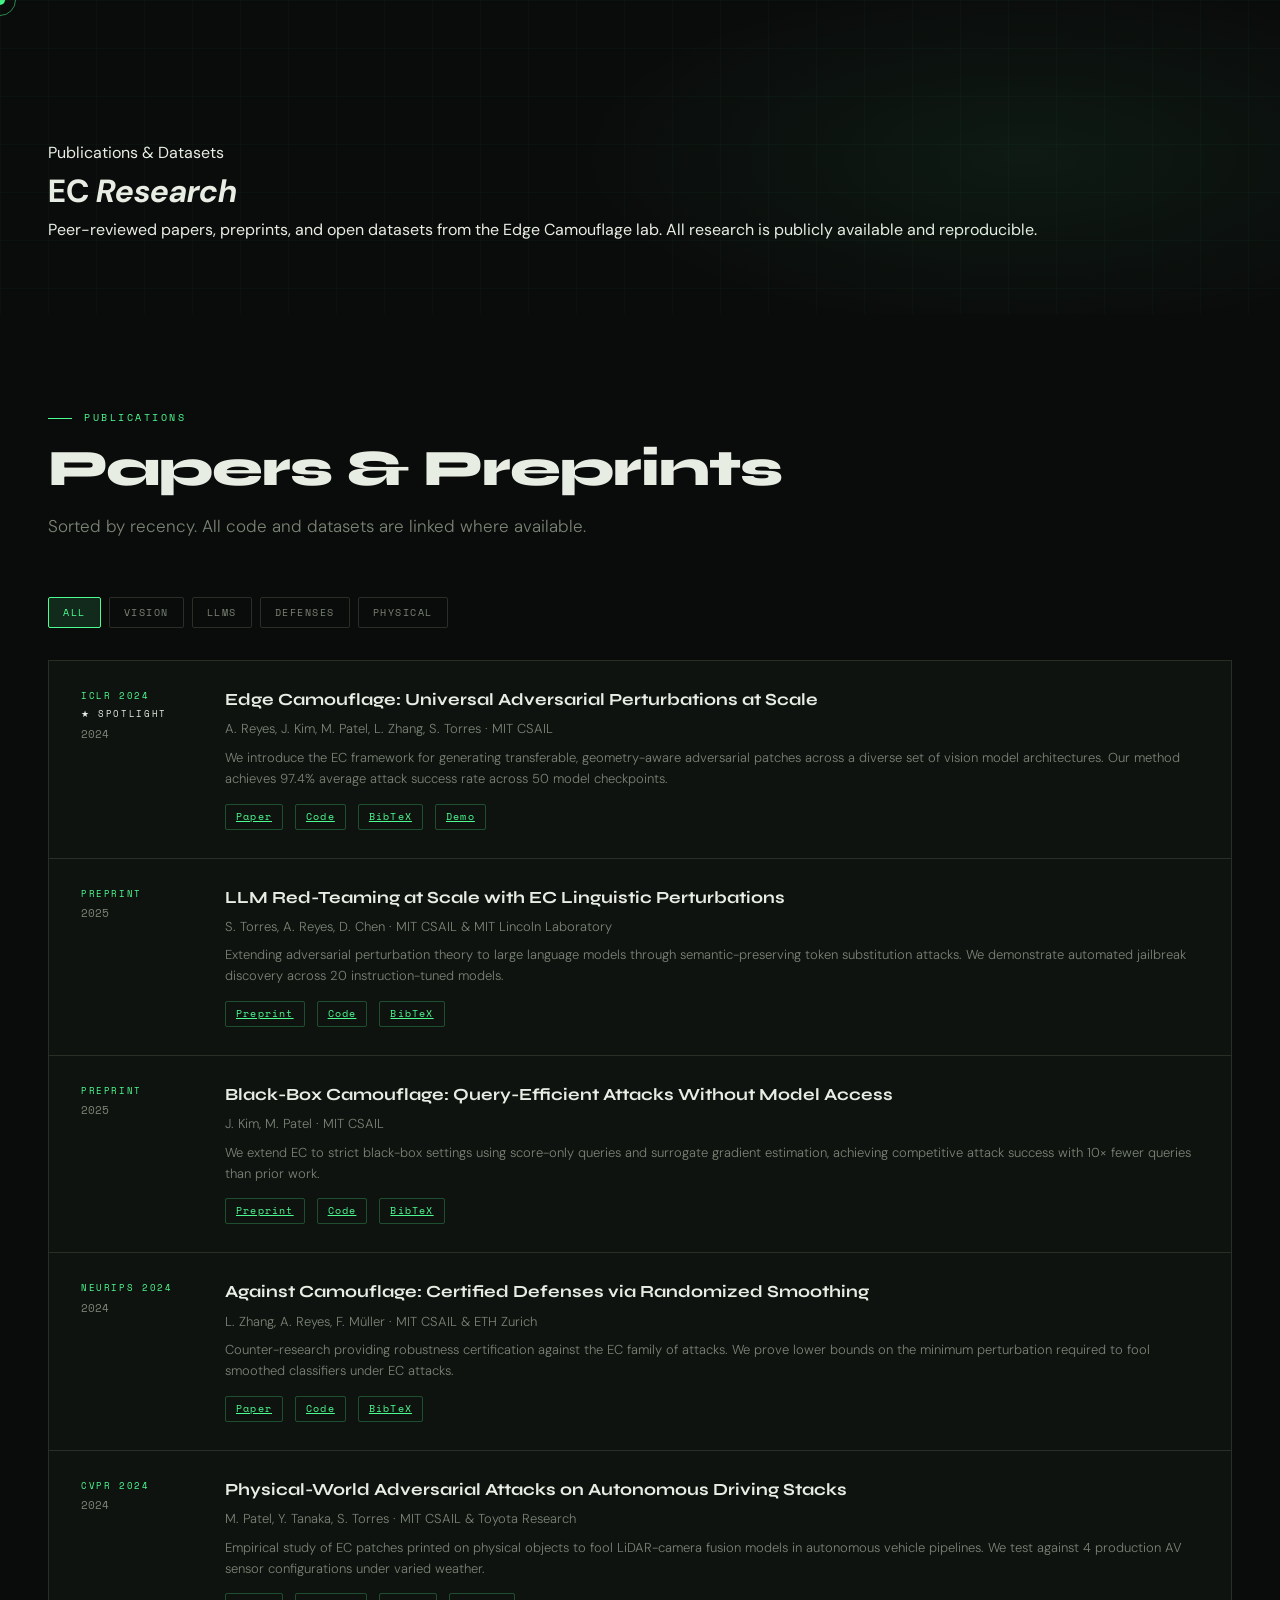
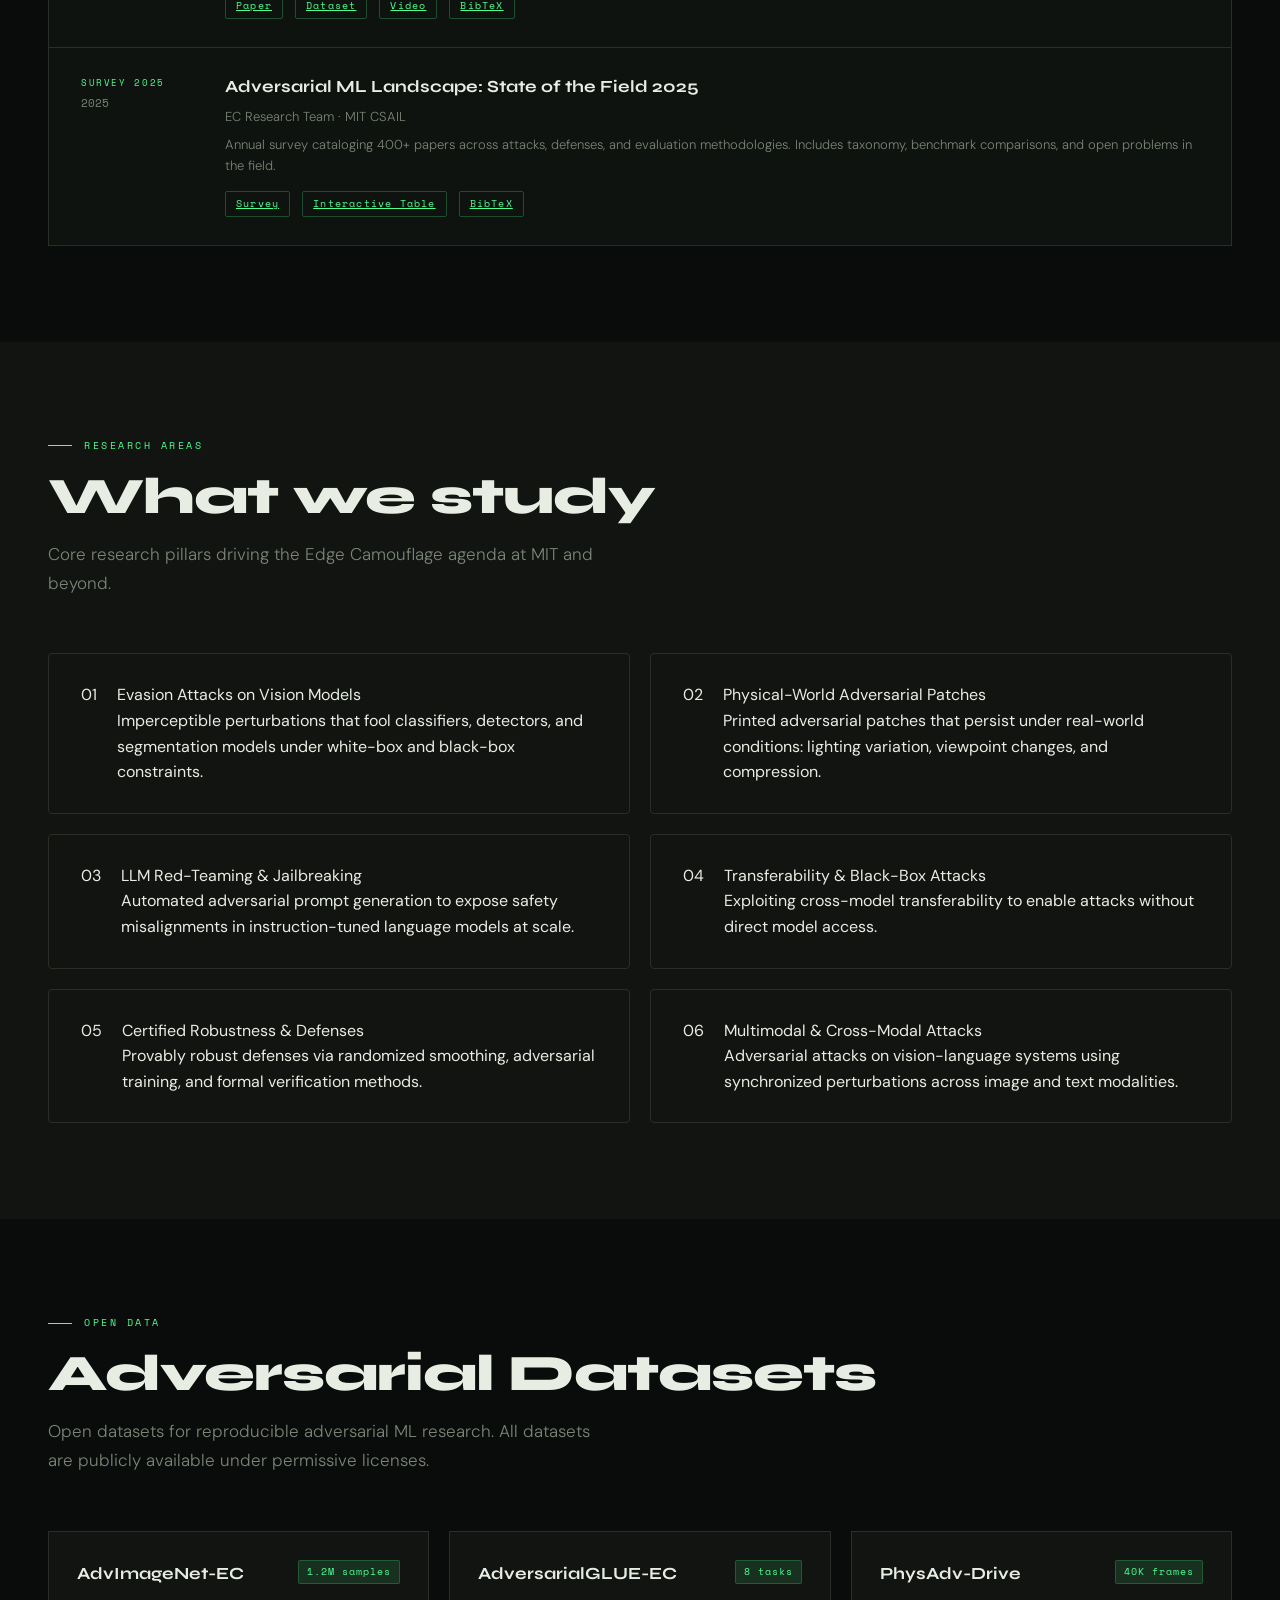
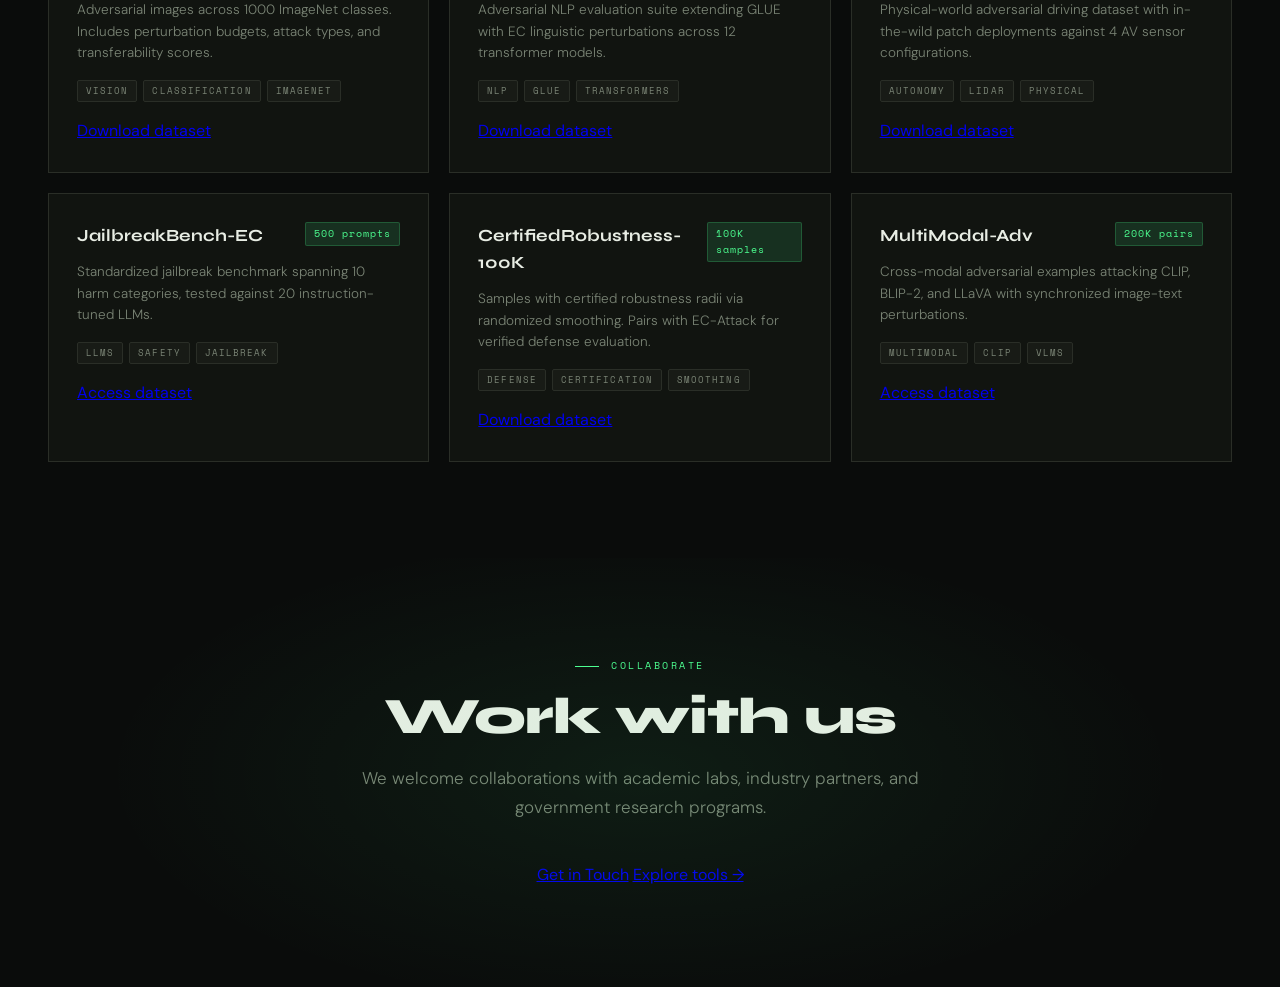
<file: research.html>
<!DOCTYPE html>
<html lang="en">
<head>
  <meta charset="UTF-8">
  <meta name="viewport" content="width=device-width, initial-scale=1.0">
  <title>Research — Edge Camouflage</title>
  <meta name="description" content="Adversarial ML papers, preprints, datasets, and research areas from the Edge Camouflage lab at MIT CSAIL.">
  <link rel="preconnect" href="https://fonts.googleapis.com">
  <link rel="preconnect" href="https://fonts.gstatic.com" crossorigin>
  <link href="https://fonts.googleapis.com/css2?family=Space+Mono:wght@400;700&family=Syne:wght@400;600;700;800&family=DM+Sans:ital,opsz,wght@0,9..40,300;0,9..40,400;0,9..40,500;1,9..40,300&display=swap" rel="stylesheet">
  <link rel="stylesheet" href="css/main.css">
  <style>
    /* Page-specific overrides */
    .paper-list { display: flex; flex-direction: column; gap: 1px; background: var(--border); border: 1px solid var(--border); border-radius: var(--radius-md); overflow: hidden; }
    .paper-item { background: var(--card-dark); padding: 28px 32px; display: flex; align-items: flex-start; gap: 24px; transition: background var(--transition-fast); position: relative; }
    .paper-item::before { content:''; position:absolute; left:0; top:0; bottom:0; width:2px; background:var(--accent); transform:scaleY(0); transform-origin:bottom; transition:transform var(--transition-med); }
    .paper-item:hover { background: var(--surface2); }
    .paper-item:hover::before { transform:scaleY(1); }
    .paper-item__meta { flex-shrink:0; width:120px; }
    .paper-item__venue { font-family:var(--font-mono); font-size:9px; letter-spacing:0.18em; text-transform:uppercase; color:var(--accent); margin-bottom:4px; }
    .paper-item__year { font-family:var(--font-mono); font-size:11px; color:var(--muted); }
    .paper-item__body { flex:1; }
    .paper-item__title { font-family:var(--font-display); font-weight:700; font-size:17px; margin-bottom:8px; line-height:1.3; }
    .paper-item__authors { font-size:13px; color:var(--muted); margin-bottom:8px; font-weight:300; }
    .paper-item__abstract { font-size:13px; color:var(--muted); line-height:1.6; font-weight:300; }
    .paper-item__links { display:flex; gap:12px; margin-top:14px; }
    .paper-link { font-family:var(--font-mono); font-size:10px; letter-spacing:0.12em; color:var(--accent); border:1px solid rgba(77,255,145,0.25); padding:4px 10px; border-radius:2px; transition:background var(--transition-fast); }
    .paper-link:hover { background:var(--accent-dim); }
    .filter-bar { display:flex; gap:8px; margin-bottom:32px; flex-wrap:wrap; }
    .filter-btn { font-family:var(--font-mono); font-size:10px; letter-spacing:0.15em; text-transform:uppercase; padding:7px 14px; border:1px solid var(--border); border-radius:2px; background:transparent; color:var(--muted); cursor:none; transition:all var(--transition-fast); }
    .filter-btn:hover, .filter-btn.active { border-color:var(--accent); color:var(--accent); background:var(--accent-dim); }
    .dataset-grid { display:grid; grid-template-columns:repeat(auto-fill, minmax(340px,1fr)); gap:20px; }
    .dataset-card { background:var(--surface); border:1px solid var(--border); border-radius:var(--radius-sm); padding:28px; transition:border-color var(--transition-fast); }
    .dataset-card:hover { border-color:var(--accent); }
    .dataset-card__header { display:flex; justify-content:space-between; align-items:flex-start; margin-bottom:12px; }
    .dataset-card__name { font-family:var(--font-display); font-weight:700; font-size:17px; }
    .dataset-card__size { font-family:var(--font-mono); font-size:10px; letter-spacing:0.1em; color:var(--accent); background:var(--accent-dim); border:1px solid rgba(77,255,145,0.2); padding:3px 8px; border-radius:2px; }
    .dataset-card__desc { font-size:13.5px; color:var(--muted); line-height:1.6; font-weight:300; margin-bottom:16px; }
    .dataset-card__tags { display:flex; gap:6px; flex-wrap:wrap; margin-bottom:16px; }
    .tag { font-family:var(--font-mono); font-size:9px; letter-spacing:0.12em; text-transform:uppercase; color:var(--muted); background:var(--surface2); border:1px solid var(--border); padding:3px 8px; border-radius:2px; }
  </style>
</head>
<body>
  <div class="cursor" id="cursor"></div>
  <div class="cursor-ring" id="cursorRing"></div>

  <!-- NAV injected by components.js -->

  <!-- ══════ PAGE HERO ══════ -->
  <div class="page-hero">
    <div class="page-hero__content">
      <div class="page-hero__badge">Publications &amp; Datasets</div>
      <h1 class="page-hero__title">EC <em>Research</em></h1>
      <p class="page-hero__desc">Peer-reviewed papers, preprints, and open datasets from the Edge Camouflage lab. All research is publicly available and reproducible.</p>
    </div>
  </div>

  <!-- ══════ PAPERS ══════ -->
  <section class="section section--dark" id="papers">
    <div class="section-label">Publications</div>
    <h2 class="section-title">Papers &amp; Preprints</h2>
    <p class="section-desc">Sorted by recency. All code and datasets are linked where available.</p>

    <div class="filter-bar">
      <button class="filter-btn active" data-filter="all">All</button>
      <button class="filter-btn" data-filter="vision">Vision</button>
      <button class="filter-btn" data-filter="llm">LLMs</button>
      <button class="filter-btn" data-filter="defense">Defenses</button>
      <button class="filter-btn" data-filter="physical">Physical</button>
    </div>

    <div class="paper-list">

      <div class="paper-item reveal" data-category="vision">
        <div class="paper-item__meta">
          <div class="paper-item__venue">ICLR 2024</div>
          <div class="paper-item__venue" style="color:var(--amber);">★ Spotlight</div>
          <div class="paper-item__year">2024</div>
        </div>
        <div class="paper-item__body">
          <div class="paper-item__title">Edge Camouflage: Universal Adversarial Perturbations at Scale</div>
          <div class="paper-item__authors">A. Reyes, J. Kim, M. Patel, L. Zhang, S. Torres · MIT CSAIL</div>
          <div class="paper-item__abstract">We introduce the EC framework for generating transferable, geometry-aware adversarial patches across a diverse set of vision model architectures. Our method achieves 97.4% average attack success rate across 50 model checkpoints.</div>
          <div class="paper-item__links">
            <a href="#" class="paper-link">Paper</a>
            <a href="#" class="paper-link">Code</a>
            <a href="#" class="paper-link">BibTeX</a>
            <a href="#" class="paper-link">Demo</a>
          </div>
        </div>
      </div>

      <div class="paper-item reveal" data-category="llm">
        <div class="paper-item__meta">
          <div class="paper-item__venue">Preprint</div>
          <div class="paper-item__year">2025</div>
        </div>
        <div class="paper-item__body">
          <div class="paper-item__title">LLM Red-Teaming at Scale with EC Linguistic Perturbations</div>
          <div class="paper-item__authors">S. Torres, A. Reyes, D. Chen · MIT CSAIL &amp; MIT Lincoln Laboratory</div>
          <div class="paper-item__abstract">Extending adversarial perturbation theory to large language models through semantic-preserving token substitution attacks. We demonstrate automated jailbreak discovery across 20 instruction-tuned models.</div>
          <div class="paper-item__links">
            <a href="#" class="paper-link">Preprint</a>
            <a href="#" class="paper-link">Code</a>
            <a href="#" class="paper-link">BibTeX</a>
          </div>
        </div>
      </div>

      <div class="paper-item reveal" data-category="vision llm">
        <div class="paper-item__meta">
          <div class="paper-item__venue">Preprint</div>
          <div class="paper-item__year">2025</div>
        </div>
        <div class="paper-item__body">
          <div class="paper-item__title">Black-Box Camouflage: Query-Efficient Attacks Without Model Access</div>
          <div class="paper-item__authors">J. Kim, M. Patel · MIT CSAIL</div>
          <div class="paper-item__abstract">We extend EC to strict black-box settings using score-only queries and surrogate gradient estimation, achieving competitive attack success with 10× fewer queries than prior work.</div>
          <div class="paper-item__links">
            <a href="#" class="paper-link">Preprint</a>
            <a href="#" class="paper-link">Code</a>
            <a href="#" class="paper-link">BibTeX</a>
          </div>
        </div>
      </div>

      <div class="paper-item reveal" data-category="defense">
        <div class="paper-item__meta">
          <div class="paper-item__venue">NeurIPS 2024</div>
          <div class="paper-item__year">2024</div>
        </div>
        <div class="paper-item__body">
          <div class="paper-item__title">Against Camouflage: Certified Defenses via Randomized Smoothing</div>
          <div class="paper-item__authors">L. Zhang, A. Reyes, F. Müller · MIT CSAIL &amp; ETH Zurich</div>
          <div class="paper-item__abstract">Counter-research providing robustness certification against the EC family of attacks. We prove lower bounds on the minimum perturbation required to fool smoothed classifiers under EC attacks.</div>
          <div class="paper-item__links">
            <a href="#" class="paper-link">Paper</a>
            <a href="#" class="paper-link">Code</a>
            <a href="#" class="paper-link">BibTeX</a>
          </div>
        </div>
      </div>

      <div class="paper-item reveal" data-category="physical">
        <div class="paper-item__meta">
          <div class="paper-item__venue">CVPR 2024</div>
          <div class="paper-item__year">2024</div>
        </div>
        <div class="paper-item__body">
          <div class="paper-item__title">Physical-World Adversarial Attacks on Autonomous Driving Stacks</div>
          <div class="paper-item__authors">M. Patel, Y. Tanaka, S. Torres · MIT CSAIL &amp; Toyota Research</div>
          <div class="paper-item__abstract">Empirical study of EC patches printed on physical objects to fool LiDAR-camera fusion models in autonomous vehicle pipelines. We test against 4 production AV sensor configurations under varied weather.</div>
          <div class="paper-item__links">
            <a href="#" class="paper-link">Paper</a>
            <a href="#" class="paper-link">Dataset</a>
            <a href="#" class="paper-link">Video</a>
            <a href="#" class="paper-link">BibTeX</a>
          </div>
        </div>
      </div>

      <div class="paper-item reveal" data-category="vision">
        <div class="paper-item__meta">
          <div class="paper-item__venue">Survey 2025</div>
          <div class="paper-item__year">2025</div>
        </div>
        <div class="paper-item__body">
          <div class="paper-item__title">Adversarial ML Landscape: State of the Field 2025</div>
          <div class="paper-item__authors">EC Research Team · MIT CSAIL</div>
          <div class="paper-item__abstract">Annual survey cataloging 400+ papers across attacks, defenses, and evaluation methodologies. Includes taxonomy, benchmark comparisons, and open problems in the field.</div>
          <div class="paper-item__links">
            <a href="#" class="paper-link">Survey</a>
            <a href="#" class="paper-link">Interactive Table</a>
            <a href="#" class="paper-link">BibTeX</a>
          </div>
        </div>
      </div>

    </div>
  </section>

  <!-- ══════ RESEARCH AREAS ══════ -->
  <section class="section section--surface" id="areas">
    <div class="section-label">Research Areas</div>
    <h2 class="section-title">What we study</h2>
    <p class="section-desc">Core research pillars driving the Edge Camouflage agenda at MIT and beyond.</p>

    <div class="research-grid">
      <div class="research-item reveal">
        <div class="research-item__num">01</div>
        <div>
          <div class="research-item__title">Evasion Attacks on Vision Models</div>
          <div class="research-item__desc">Imperceptible perturbations that fool classifiers, detectors, and segmentation models under white-box and black-box constraints.</div>
        </div>
      </div>
      <div class="research-item reveal">
        <div class="research-item__num">02</div>
        <div>
          <div class="research-item__title">Physical-World Adversarial Patches</div>
          <div class="research-item__desc">Printed adversarial patches that persist under real-world conditions: lighting variation, viewpoint changes, and compression.</div>
        </div>
      </div>
      <div class="research-item reveal">
        <div class="research-item__num">03</div>
        <div>
          <div class="research-item__title">LLM Red-Teaming &amp; Jailbreaking</div>
          <div class="research-item__desc">Automated adversarial prompt generation to expose safety misalignments in instruction-tuned language models at scale.</div>
        </div>
      </div>
      <div class="research-item reveal">
        <div class="research-item__num">04</div>
        <div>
          <div class="research-item__title">Transferability &amp; Black-Box Attacks</div>
          <div class="research-item__desc">Exploiting cross-model transferability to enable attacks without direct model access.</div>
        </div>
      </div>
      <div class="research-item reveal">
        <div class="research-item__num">05</div>
        <div>
          <div class="research-item__title">Certified Robustness &amp; Defenses</div>
          <div class="research-item__desc">Provably robust defenses via randomized smoothing, adversarial training, and formal verification methods.</div>
        </div>
      </div>
      <div class="research-item reveal">
        <div class="research-item__num">06</div>
        <div>
          <div class="research-item__title">Multimodal &amp; Cross-Modal Attacks</div>
          <div class="research-item__desc">Adversarial attacks on vision-language systems using synchronized perturbations across image and text modalities.</div>
        </div>
      </div>
    </div>
  </section>

  <!-- ══════ DATASETS ══════ -->
  <section class="section section--dark" id="datasets">
    <div class="section-label">Open Data</div>
    <h2 class="section-title">Adversarial Datasets</h2>
    <p class="section-desc">Open datasets for reproducible adversarial ML research. All datasets are publicly available under permissive licenses.</p>

    <div class="dataset-grid">
      <div class="dataset-card reveal">
        <div class="dataset-card__header">
          <div class="dataset-card__name">AdvImageNet-EC</div>
          <span class="dataset-card__size">1.2M samples</span>
        </div>
        <p class="dataset-card__desc">Adversarial images across 1000 ImageNet classes. Includes perturbation budgets, attack types, and transferability scores.</p>
        <div class="dataset-card__tags">
          <span class="tag">Vision</span><span class="tag">Classification</span><span class="tag">ImageNet</span>
        </div>
        <a href="#" class="card__link">Download dataset</a>
      </div>
      <div class="dataset-card reveal">
        <div class="dataset-card__header">
          <div class="dataset-card__name">AdversarialGLUE-EC</div>
          <span class="dataset-card__size">8 tasks</span>
        </div>
        <p class="dataset-card__desc">Adversarial NLP evaluation suite extending GLUE with EC linguistic perturbations across 12 transformer models.</p>
        <div class="dataset-card__tags">
          <span class="tag">NLP</span><span class="tag">GLUE</span><span class="tag">Transformers</span>
        </div>
        <a href="#" class="card__link">Download dataset</a>
      </div>
      <div class="dataset-card reveal">
        <div class="dataset-card__header">
          <div class="dataset-card__name">PhysAdv-Drive</div>
          <span class="dataset-card__size">40K frames</span>
        </div>
        <p class="dataset-card__desc">Physical-world adversarial driving dataset with in-the-wild patch deployments against 4 AV sensor configurations.</p>
        <div class="dataset-card__tags">
          <span class="tag">Autonomy</span><span class="tag">LiDAR</span><span class="tag">Physical</span>
        </div>
        <a href="#" class="card__link">Download dataset</a>
      </div>
      <div class="dataset-card reveal">
        <div class="dataset-card__header">
          <div class="dataset-card__name">JailbreakBench-EC</div>
          <span class="dataset-card__size">500 prompts</span>
        </div>
        <p class="dataset-card__desc">Standardized jailbreak benchmark spanning 10 harm categories, tested against 20 instruction-tuned LLMs.</p>
        <div class="dataset-card__tags">
          <span class="tag">LLMs</span><span class="tag">Safety</span><span class="tag">Jailbreak</span>
        </div>
        <a href="#" class="card__link">Access dataset</a>
      </div>
      <div class="dataset-card reveal">
        <div class="dataset-card__header">
          <div class="dataset-card__name">CertifiedRobustness-100K</div>
          <span class="dataset-card__size">100K samples</span>
        </div>
        <p class="dataset-card__desc">Samples with certified robustness radii via randomized smoothing. Pairs with EC-Attack for verified defense evaluation.</p>
        <div class="dataset-card__tags">
          <span class="tag">Defense</span><span class="tag">Certification</span><span class="tag">Smoothing</span>
        </div>
        <a href="#" class="card__link">Download dataset</a>
      </div>
      <div class="dataset-card reveal">
        <div class="dataset-card__header">
          <div class="dataset-card__name">MultiModal-Adv</div>
          <span class="dataset-card__size">200K pairs</span>
        </div>
        <p class="dataset-card__desc">Cross-modal adversarial examples attacking CLIP, BLIP-2, and LLaVA with synchronized image-text perturbations.</p>
        <div class="dataset-card__tags">
          <span class="tag">Multimodal</span><span class="tag">CLIP</span><span class="tag">VLMs</span>
        </div>
        <a href="#" class="card__link">Access dataset</a>
      </div>
    </div>
  </section>

  <!-- ══════ CTA ══════ -->
  <section class="cta-banner">
    <div class="section-label">Collaborate</div>
    <h2 class="section-title">Work with us</h2>
    <p class="section-desc">We welcome collaborations with academic labs, industry partners, and government research programs.</p>
    <div class="cta-banner__actions">
      <a href="about.html#contact" class="btn btn--primary">Get in Touch</a>
      <a href="resources.html" class="btn btn--ghost">Explore tools →</a>
    </div>
  </section>

  <!-- FOOTER injected by components.js -->

  <script src="css/main.js"></script>
  <script src="css/components.js"></script>
  <script>
    // Paper filter
    document.querySelectorAll('.filter-btn').forEach(btn => {
      btn.addEventListener('click', () => {
        document.querySelectorAll('.filter-btn').forEach(b => b.classList.remove('active'));
        btn.classList.add('active');
        const f = btn.dataset.filter;
        document.querySelectorAll('.paper-item').forEach(item => {
          const cat = item.dataset.category || '';
          item.style.display = (f === 'all' || cat.includes(f)) ? '' : 'none';
        });
      });
    });
  </script>
</body>
</html>
</file>
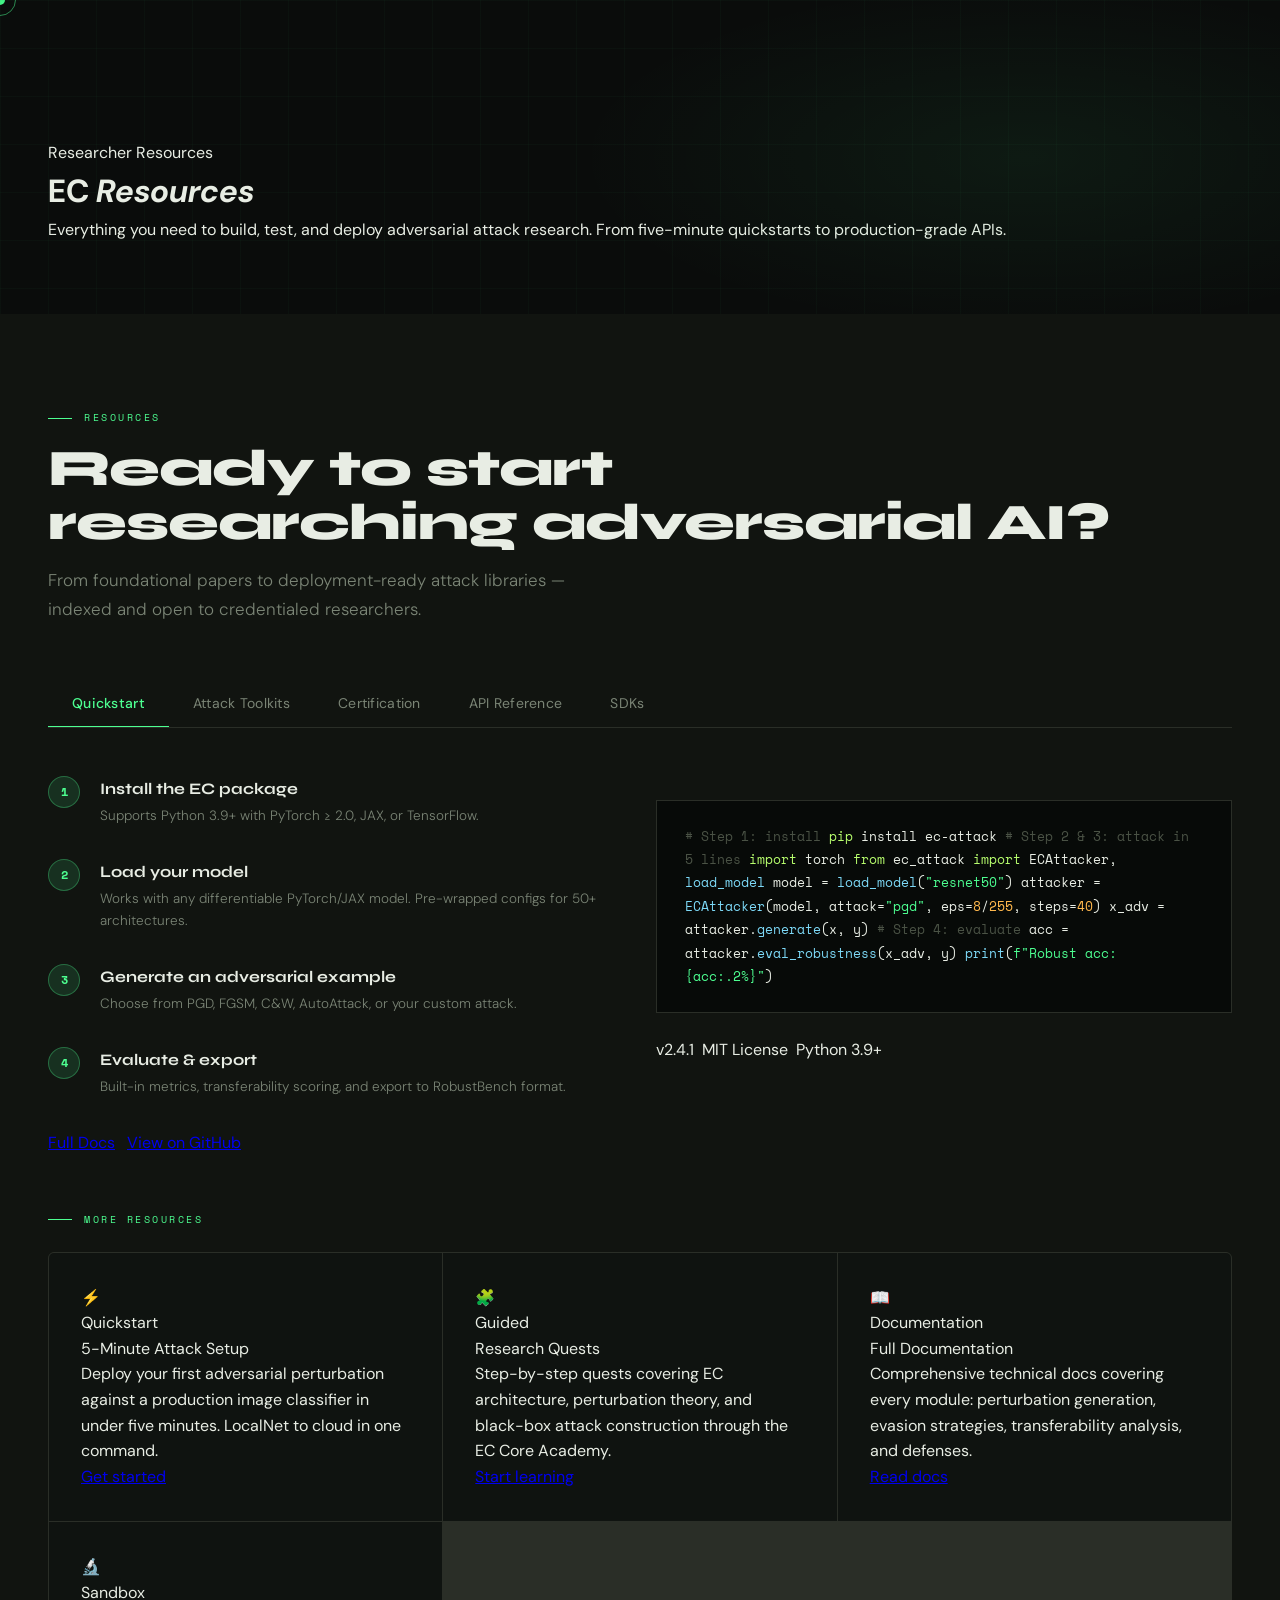
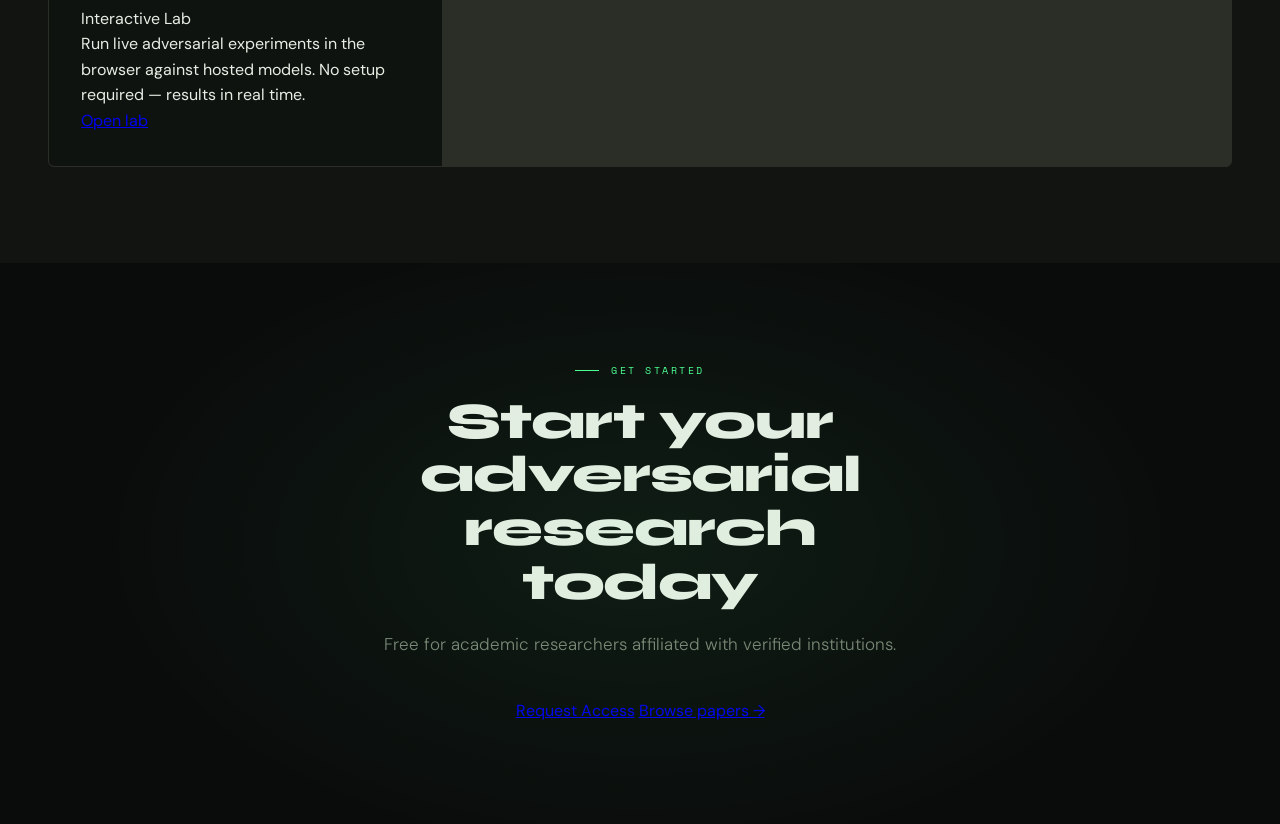
<file: resources.html>
<!DOCTYPE html>
<html lang="en">
<head>
  <meta charset="UTF-8">
  <meta name="viewport" content="width=device-width, initial-scale=1.0">
  <title>Resources — Edge Camouflage</title>
  <meta name="description" content="EC developer resources: quickstart guides, attack toolkits, datasets, certifications, and full API reference.">
  <link rel="preconnect" href="https://fonts.googleapis.com">
  <link rel="preconnect" href="https://fonts.gstatic.com" crossorigin>
  <link href="https://fonts.googleapis.com/css2?family=Space+Mono:wght@400;700&family=Syne:wght@400;600;700;800&family=DM+Sans:ital,opsz,wght@0,9..40,300;0,9..40,400;0,9..40,500;1,9..40,300&display=swap" rel="stylesheet">
  <link rel="stylesheet" href="css/main.css">
  <style>
    /* Code block style */
    .code-block {
      background: #070a08;
      border: 1px solid var(--border);
      border-radius: var(--radius-sm);
      padding: 24px 28px;
      font-family: var(--font-mono);
      font-size: 13px;
      line-height: 1.8;
      overflow-x: auto;
      margin: 24px 0;
    }
    .code-block .kw  { color: #b8ff6e; }
    .code-block .str { color: #4dff91; }
    .code-block .cmt { color: #4a5245; }
    .code-block .fn  { color: #7dd9f7; }
    .code-block .num { color: #ffb84d; }
    .quickstart-grid { display:grid; grid-template-columns:1fr 1fr; gap:32px; align-items:start; }
    .quickstart-steps { counter-reset: step; }
    .step { display:flex; gap:20px; margin-bottom:32px; }
    .step__num { font-family:var(--font-mono); font-size:12px; color:var(--accent); background:var(--accent-dim); border:1px solid rgba(77,255,145,0.3); width:32px; height:32px; border-radius:50%; display:flex; align-items:center; justify-content:center; flex-shrink:0; font-weight:700; }
    .step__title { font-family:var(--font-display); font-weight:700; font-size:16px; margin-bottom:4px; }
    .step__desc { font-size:13.5px; color:var(--muted); line-height:1.6; font-weight:300; }
  </style>
</head>
<body>
  <div class="cursor" id="cursor"></div>
  <div class="cursor-ring" id="cursorRing"></div>

  <!-- NAV injected -->

  <!-- ══════ HERO ══════ -->
  <div class="page-hero">
    <div class="page-hero__content">
      <div class="page-hero__badge">Researcher Resources</div>
      <h1 class="page-hero__title">EC <em>Resources</em></h1>
      <p class="page-hero__desc">Everything you need to build, test, and deploy adversarial attack research. From five-minute quickstarts to production-grade APIs.</p>
    </div>
  </div>

  <!-- ══════ TABS ══════ -->
  <section class="section section--surface" id="quickstart">
    <div class="section-label">Resources</div>
    <h2 class="section-title">Ready to start<br>researching adversarial AI?</h2>
    <p class="section-desc">From foundational papers to deployment-ready attack libraries — indexed and open to credentialed researchers.</p>

    <div class="tab-bar">
      <button class="tab-btn active" data-tab="quickstart">Quickstart</button>
      <button class="tab-btn" data-tab="toolkits">Attack Toolkits</button>
      <button class="tab-btn" data-tab="certification">Certification</button>
      <button class="tab-btn" data-tab="api">API Reference</button>
      <button class="tab-btn" data-tab="sdk">SDKs</button>
    </div>

    <!-- QUICKSTART TAB -->
    <div class="tab-panel active" id="tab-quickstart">
      <div class="quickstart-grid">
        <div>
          <div class="quickstart-steps">
            <div class="step">
              <div class="step__num">1</div>
              <div>
                <div class="step__title">Install the EC package</div>
                <div class="step__desc">Supports Python 3.9+ with PyTorch ≥ 2.0, JAX, or TensorFlow.</div>
              </div>
            </div>
            <div class="step">
              <div class="step__num">2</div>
              <div>
                <div class="step__title">Load your model</div>
                <div class="step__desc">Works with any differentiable PyTorch/JAX model. Pre-wrapped configs for 50+ architectures.</div>
              </div>
            </div>
            <div class="step">
              <div class="step__num">3</div>
              <div>
                <div class="step__title">Generate an adversarial example</div>
                <div class="step__desc">Choose from PGD, FGSM, C&W, AutoAttack, or your custom attack.</div>
              </div>
            </div>
            <div class="step">
              <div class="step__num">4</div>
              <div>
                <div class="step__title">Evaluate &amp; export</div>
                <div class="step__desc">Built-in metrics, transferability scoring, and export to RobustBench format.</div>
              </div>
            </div>
          </div>
          <div style="display:flex;gap:12px;margin-top:8px;">
            <a href="#" class="btn btn--primary btn--sm">Full Docs</a>
            <a href="#" class="btn btn--ghost btn--sm">View on GitHub</a>
          </div>
        </div>

        <div>
          <div class="code-block">
<span class="cmt"># Step 1: install</span>
<span class="kw">pip</span> install ec-attack

<span class="cmt"># Step 2 & 3: attack in 5 lines</span>
<span class="kw">import</span> torch
<span class="kw">from</span> ec_attack <span class="kw">import</span> ECAttacker, <span class="fn">load_model</span>

model = <span class="fn">load_model</span>(<span class="str">"resnet50"</span>)
attacker = <span class="fn">ECAttacker</span>(model, attack=<span class="str">"pgd"</span>,
                       eps=<span class="num">8</span>/<span class="num">255</span>, steps=<span class="num">40</span>)

x_adv = attacker.<span class="fn">generate</span>(x, y)

<span class="cmt"># Step 4: evaluate</span>
acc = attacker.<span class="fn">eval_robustness</span>(x_adv, y)
<span class="fn">print</span>(<span class="str">f"Robust acc: {acc:.2%}"</span>)
          </div>
          <div style="margin-top:16px;">
            <span class="mono-tag">v2.4.1</span>&nbsp;
            <span class="mono-tag">MIT License</span>&nbsp;
            <span class="mono-tag">Python 3.9+</span>
          </div>
        </div>
      </div>

      <!-- Cards -->
      <div style="margin-top:56px;">
        <div class="section-label">More resources</div>
        <div class="cards-grid" style="margin-top:24px;">
          <div class="card card--featured reveal">
            <div class="card__icon">⚡</div>
            <div class="card__tag">Quickstart</div>
            <div class="card__title">5-Minute Attack Setup</div>
            <div class="card__desc">Deploy your first adversarial perturbation against a production image classifier in under five minutes. LocalNet to cloud in one command.</div>
            <a href="#" class="card__link">Get started</a>
          </div>
          <div class="card reveal">
            <div class="card__icon">🧩</div>
            <div class="card__tag">Guided</div>
            <div class="card__title">Research Quests</div>
            <div class="card__desc">Step-by-step quests covering EC architecture, perturbation theory, and black-box attack construction through the EC Core Academy.</div>
            <a href="#" class="card__link">Start learning</a>
          </div>
          <div class="card reveal">
            <div class="card__icon">📖</div>
            <div class="card__tag">Documentation</div>
            <div class="card__title">Full Documentation</div>
            <div class="card__desc">Comprehensive technical docs covering every module: perturbation generation, evasion strategies, transferability analysis, and defenses.</div>
            <a href="#" class="card__link">Read docs</a>
          </div>
          <div class="card reveal">
            <div class="card__icon">🔬</div>
            <div class="card__tag">Sandbox</div>
            <div class="card__title">Interactive Lab</div>
            <div class="card__desc">Run live adversarial experiments in the browser against hosted models. No setup required — results in real time.</div>
            <a href="#" class="card__link">Open lab</a>
          </div>
        </div>
      </div>
    </div>

    <!-- TOOLKITS TAB -->
    <div class="tab-panel" id="tab-toolkits">
      <div class="cards-grid">
        <div class="card card--featured reveal">
          <div class="card__icon">🗡️</div>
          <div class="card__tag">Core Tool</div>
          <div class="card__title">EC-Attack Library</div>
          <div class="card__desc">The flagship open-source library for generating, evaluating, and deploying adversarial examples across 50+ model architectures.</div>
          <a href="#" class="card__link">View on GitHub</a>
        </div>
        <div class="card reveal">
          <div class="card__icon">🎯</div>
          <div class="card__tag">Red Teaming</div>
          <div class="card__title">EC Red Team Suite</div>
          <div class="card__desc">End-to-end red-teaming toolkit. Covers jailbreak generation, adversarial prompt injection, and robustness benchmarking.</div>
          <a href="#" class="card__link">Explore suite</a>
        </div>
        <div class="card reveal">
          <div class="card__icon">🩺</div>
          <div class="card__tag">Evaluation</div>
          <div class="card__title">RobustBench Integration</div>
          <div class="card__desc">Native integration for standardized evaluation. Compare your model against 500+ certified defenses in one command.</div>
          <a href="#" class="card__link">Run benchmarks</a>
        </div>
        <div class="card reveal">
          <div class="card__icon">🖼️</div>
          <div class="card__tag">Vision</div>
          <div class="card__title">PatchCraft</div>
          <div class="card__desc">Generate physically-realizable adversarial patches with texture and geometry constraints. Export to SVG, PDF, or print-ready formats.</div>
          <a href="#" class="card__link">Try PatchCraft</a>
        </div>
        <div class="card reveal">
          <div class="card__icon">🔍</div>
          <div class="card__tag">Analysis</div>
          <div class="card__title">TransferScope</div>
          <div class="card__desc">Measure cross-model transferability across architecture families, training regimes, and data distributions.</div>
          <a href="#" class="card__link">Analyze transfer</a>
        </div>
        <div class="card reveal">
          <div class="card__icon">⚙️</div>
          <div class="card__tag">Automation</div>
          <div class="card__title">EC-CLI</div>
          <div class="card__desc">Command-line interface for scripting adversarial workflows, batch attack generation, and CI/CD integration.</div>
          <a href="#" class="card__link">Install CLI</a>
        </div>
      </div>
    </div>

    <!-- CERTIFICATION TAB -->
    <div class="tab-panel" id="tab-certification">
      <div class="cards-grid">
        <div class="card card--featured reveal">
          <div class="card__icon">🏅</div>
          <div class="card__tag">MIT Co-Certified</div>
          <div class="card__title">Adversarial AI Practitioner (AAP)</div>
          <div class="card__desc">Flagship EC certification, co-developed with MIT CSAIL. Six modules covering attack theory, implementation, evaluation, and responsible disclosure. Industry recognized.</div>
          <a href="#" class="card__link">Enroll now</a>
        </div>
        <div class="card reveal">
          <div class="card__icon">🔐</div>
          <div class="card__tag">Specialist</div>
          <div class="card__title">Red Team Operator (RTO)</div>
          <div class="card__desc">Hands-on practitioner track for real-world red-teaming of deployed AI systems. Includes live capstone challenges with production models.</div>
          <a href="#" class="card__link">Learn more</a>
        </div>
        <div class="card reveal">
          <div class="card__icon">📐</div>
          <div class="card__tag">Foundational</div>
          <div class="card__title">EC Foundations Certificate</div>
          <div class="card__desc">Self-paced intro covering perturbation theory, attack taxonomies, and evaluation methodology. Ideal for new researchers.</div>
          <a href="#" class="card__link">Start free</a>
        </div>
        <div class="card reveal">
          <div class="card__icon">🏛️</div>
          <div class="card__tag">Academic</div>
          <div class="card__title">MIT Course Credit Integration</div>
          <div class="card__desc">EC certification modules recognized for credit in MIT's 6.S978 (Adversarial Machine Learning) course.</div>
          <a href="#" class="card__link">Learn more</a>
        </div>
        <div class="card reveal">
          <div class="card__icon">🌍</div>
          <div class="card__tag">Enterprise</div>
          <div class="card__title">Team Certification Programs</div>
          <div class="card__desc">Bulk enrollment for AI safety teams, research labs, and enterprises. Custom modules and dedicated instructor support.</div>
          <a href="#" class="card__link">Contact us</a>
        </div>
        <div class="card reveal">
          <div class="card__icon">⚖️</div>
          <div class="card__tag">Ethics</div>
          <div class="card__title">Responsible Disclosure Track</div>
          <div class="card__desc">Ethics and policy certification covering CVD processes, coordinated disclosure, legal frameworks, and dual-use considerations.</div>
          <a href="#" class="card__link">View track</a>
        </div>
      </div>
    </div>

    <!-- API TAB -->
    <div class="tab-panel" id="tab-api">
      <div class="cards-grid">
        <div class="card card--featured reveal">
          <div class="card__icon">🔌</div>
          <div class="card__tag">REST API</div>
          <div class="card__title">EC Attack API v2</div>
          <div class="card__desc">Production REST API for generating adversarial examples on-demand. Supports FGSM, PGD, C&amp;W, AutoAttack, and custom gradient-based attacks. 99.9% SLA.</div>
          <a href="#" class="card__link">API docs</a>
        </div>
        <div class="card reveal">
          <div class="card__icon">🔄</div>
          <div class="card__tag">Webhooks</div>
          <div class="card__title">Async Attack Webhooks</div>
          <div class="card__desc">Subscribe to attack completion events, transferability scores, and model evaluation results via configurable webhook endpoints.</div>
          <a href="#" class="card__link">Webhook guide</a>
        </div>
        <div class="card reveal">
          <div class="card__icon">🗝️</div>
          <div class="card__tag">Auth</div>
          <div class="card__title">API Key Management</div>
          <div class="card__desc">Research-grade API keys with per-key rate limits, usage analytics, and org-level access controls. Free tier for credentialed researchers.</div>
          <a href="#" class="card__link">Manage keys</a>
        </div>
        <div class="card reveal">
          <div class="card__icon">📊</div>
          <div class="card__tag">Analytics</div>
          <div class="card__title">Usage &amp; Audit Dashboard</div>
          <div class="card__desc">Real-time dashboard tracking API usage, attack success rates, latency, and audit logs for compliance and reproducibility.</div>
          <a href="#" class="card__link">Open dashboard</a>
        </div>
      </div>

      <div class="code-block" style="margin-top:40px;">
<span class="cmt">// EC REST API — generate adversarial example</span>
<span class="kw">const</span> response = <span class="kw">await</span> <span class="fn">fetch</span>(<span class="str">"https://api.edgecamo.mit.edu/v2/attack"</span>, {
  method: <span class="str">"POST"</span>,
  headers: {
    <span class="str">"Authorization"</span>: <span class="str">`Bearer ${API_KEY}`</span>,
    <span class="str">"Content-Type"</span>: <span class="str">"application/json"</span>
  },
  body: <span class="fn">JSON.stringify</span>({
    model: <span class="str">"resnet50"</span>,
    attack: <span class="str">"pgd"</span>,
    epsilon: <span class="num">8</span>,         <span class="cmt">// L∞ budget in [0,255]</span>
    steps: <span class="num">40</span>,
    image: base64Image,
    label: <span class="num">282</span>          <span class="cmt">// ImageNet tiger cat</span>
  })
});

<span class="kw">const</span> { adversarial_image, success_rate } = <span class="kw">await</span> response.<span class="fn">json</span>();
      </div>
    </div>

    <!-- SDK TAB -->
    <div class="tab-panel" id="tab-sdk">
      <div class="cards-grid">
        <div class="card card--featured reveal">
          <div class="card__icon">🧬</div>
          <div class="card__tag">Python SDK</div>
          <div class="card__title">ec-attack Python Package</div>
          <div class="card__desc">Install with pip. Natively supports PyTorch, JAX, and TensorFlow. Auto-batching, GPU acceleration, and async execution built in.</div>
          <a href="#" class="card__link">PyPI docs</a>
        </div>
        <div class="card reveal">
          <div class="card__icon">🟨</div>
          <div class="card__tag">JS/TS SDK</div>
          <div class="card__title">@edge-camouflage/core</div>
          <div class="card__desc">Full-featured TypeScript SDK for browser and Node.js environments. WebGL-accelerated perturbation generation for real-time applications.</div>
          <a href="#" class="card__link">npm docs</a>
        </div>
        <div class="card reveal">
          <div class="card__icon">🦀</div>
          <div class="card__tag">Rust SDK</div>
          <div class="card__title">ec-attack-rs (Beta)</div>
          <div class="card__desc">High-performance Rust SDK for low-latency attack generation. Zero-copy FFI bindings to the C++ core engine.</div>
          <a href="#" class="card__link">Crates.io</a>
        </div>
        <div class="card reveal">
          <div class="card__icon">☕</div>
          <div class="card__tag">Java SDK</div>
          <div class="card__title">ECAttack-Java</div>
          <div class="card__desc">JVM-compatible SDK for enterprise Java and Kotlin applications. Supports Android deployment via TensorFlow Lite backend.</div>
          <a href="#" class="card__link">Maven docs</a>
        </div>
      </div>
    </div>
  </section>

  <!-- ══════ CTA ══════ -->
  <section class="cta-banner">
    <div class="section-label">Get started</div>
    <h2 class="section-title">Start your adversarial<br>research today</h2>
    <p class="section-desc">Free for academic researchers affiliated with verified institutions.</p>
    <div class="cta-banner__actions">
      <a href="about.html#contact" class="btn btn--primary">Request Access</a>
      <a href="research.html" class="btn btn--ghost">Browse papers →</a>
    </div>
  </section>

  <script src="css/main.js"></script>
  <script src="css/components.js"></script>
</body>
</html>
</file>
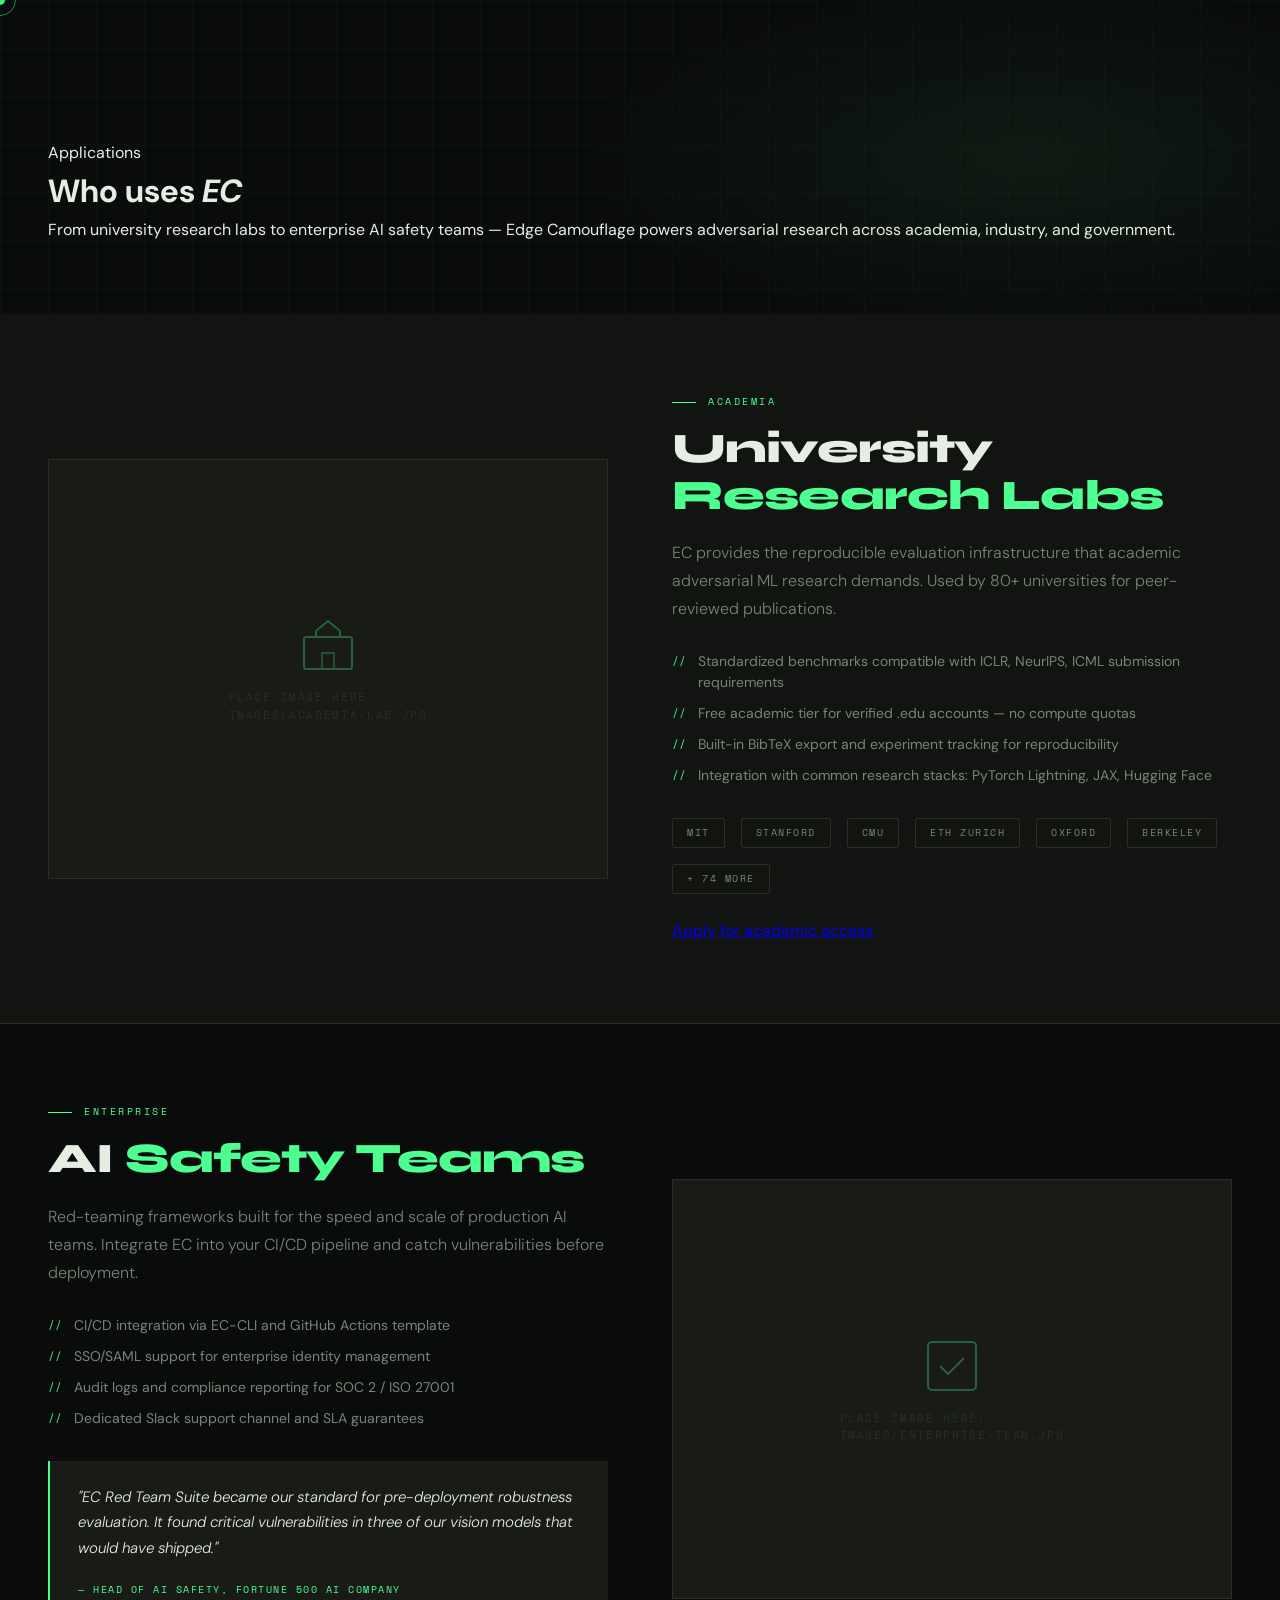
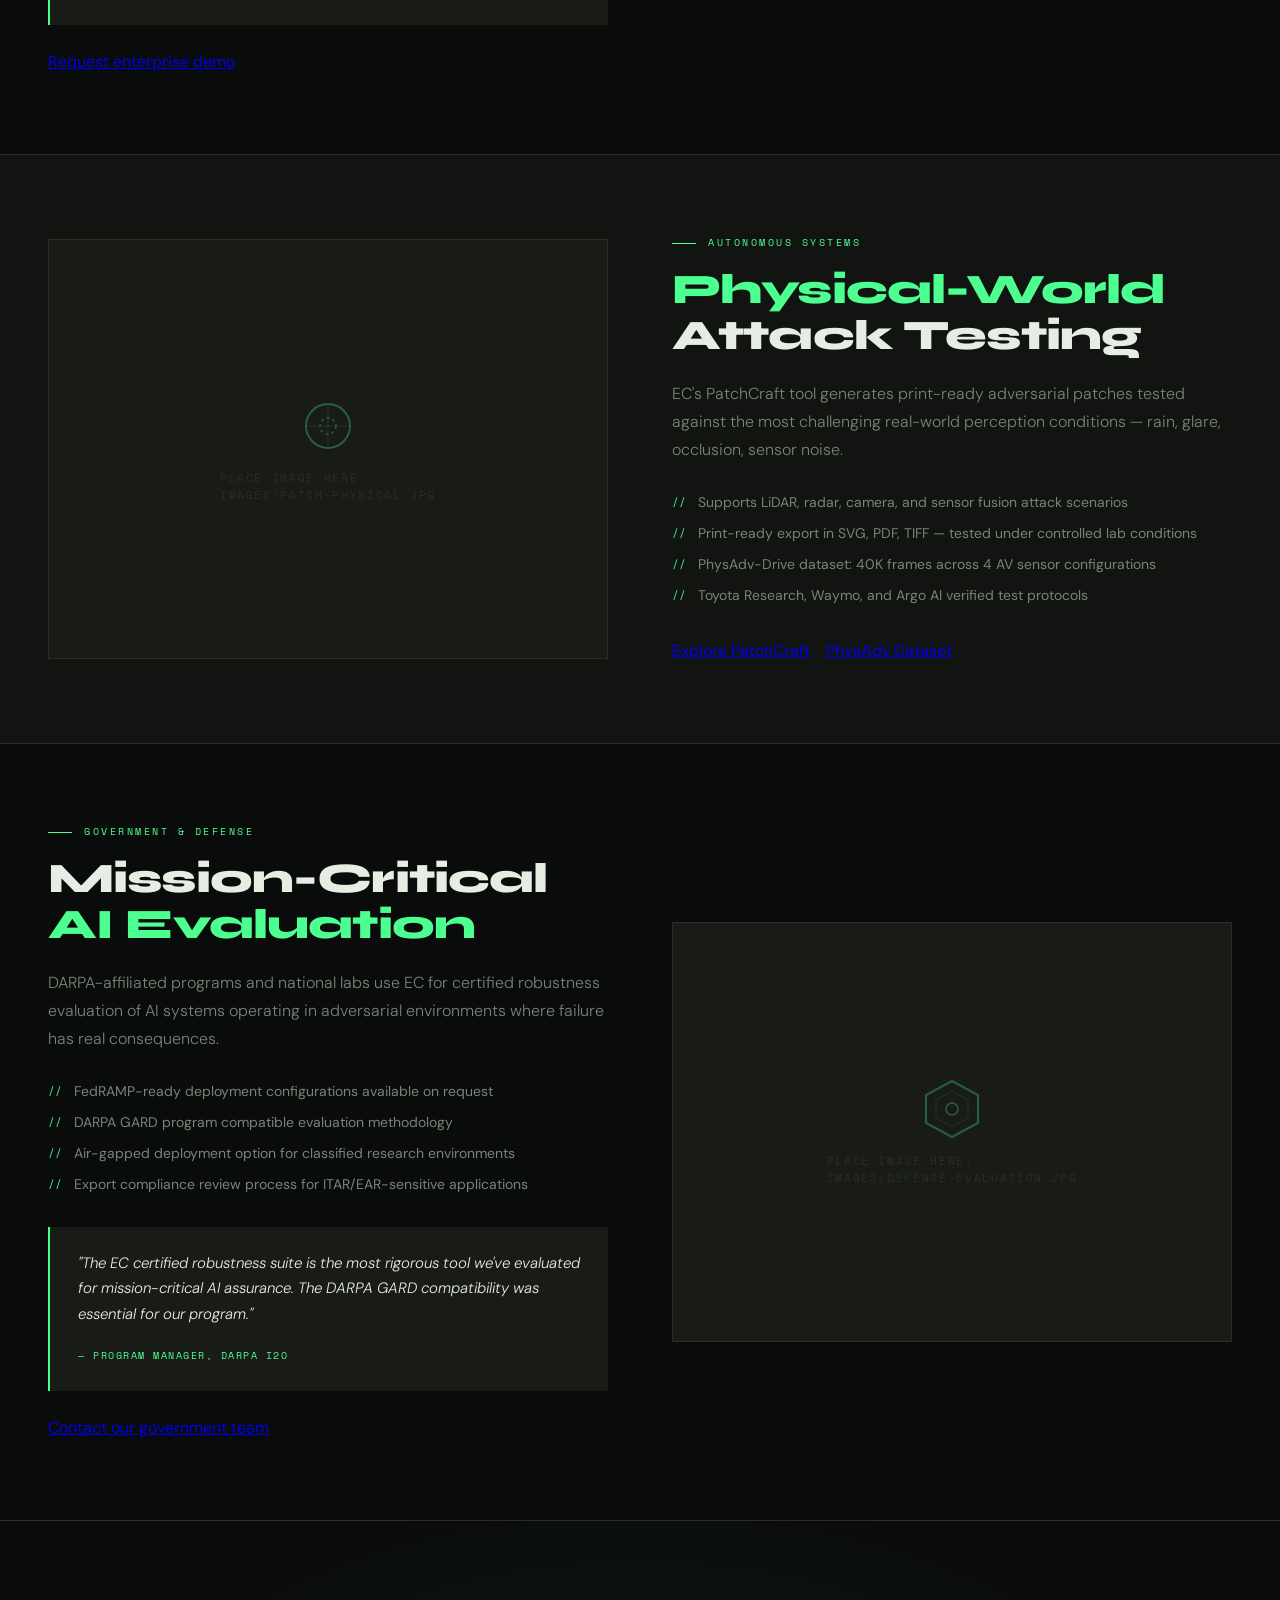
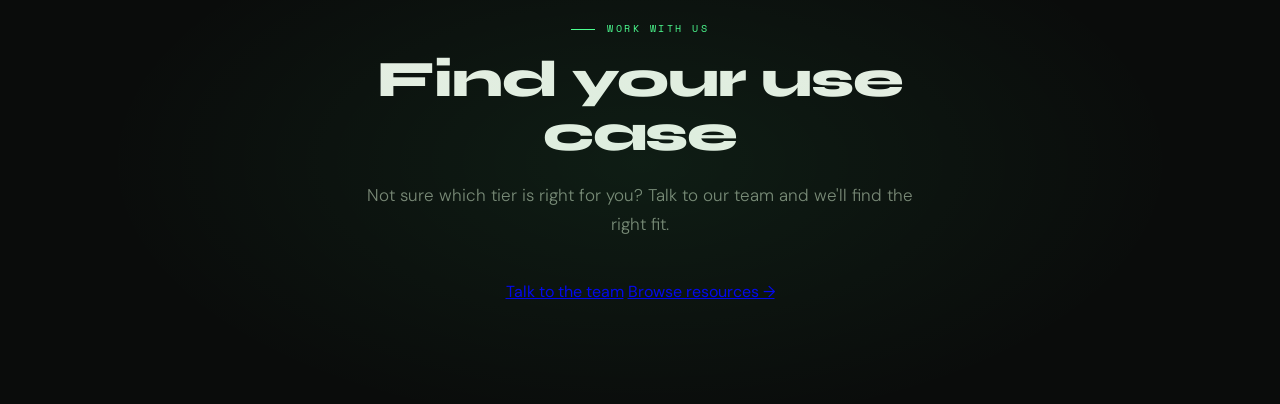
<file: use-cases.html>
<!DOCTYPE html>
<html lang="en">
<head>
  <meta charset="UTF-8">
  <meta name="viewport" content="width=device-width, initial-scale=1.0">
  <title>Use Cases — Edge Camouflage</title>
  <meta name="description" content="How Edge Camouflage is used across academia, enterprise AI safety, autonomous systems, and government defense research.">
  <link rel="preconnect" href="https://fonts.googleapis.com">
  <link rel="preconnect" href="https://fonts.gstatic.com" crossorigin>
  <link href="https://fonts.googleapis.com/css2?family=Space+Mono:wght@400;700&family=Syne:wght@400;600;700;800&family=DM+Sans:ital,opsz,wght@0,9..40,300;0,9..40,400;0,9..40,500;1,9..40,300&display=swap" rel="stylesheet">
  <link rel="stylesheet" href="css/main.css">
  <style>
    .use-case-block {
      display: grid;
      grid-template-columns: 1fr 1fr;
      gap: 64px;
      align-items: center;
      padding: 80px 48px;
      border-bottom: 1px solid var(--border);
    }
    .use-case-block:nth-child(even) { background: var(--surface); }
    .use-case-block:nth-child(even) .use-case-block__visual { order: -1; }
    .use-case-block__label {
      font-family: var(--font-mono);
      font-size: 10px;
      letter-spacing: 0.25em;
      text-transform: uppercase;
      color: var(--accent);
      margin-bottom: 16px;
      display: flex; align-items: center; gap: 12px;
    }
    .use-case-block__label::before { content:''; width:24px; height:1px; background:var(--accent); }
    .use-case-block__title {
      font-family: var(--font-display);
      font-weight: 800;
      font-size: clamp(26px, 3.5vw, 42px);
      line-height: 1.1;
      letter-spacing: -0.02em;
      margin-bottom: 20px;
    }
    .use-case-block__title em { font-style:normal; color:var(--accent); }
    .use-case-block__desc { font-size:16px; color:var(--muted); line-height:1.75; font-weight:300; margin-bottom:28px; }
    .use-case-block__bullets { margin-bottom:32px; display:flex; flex-direction:column; gap:10px; }
    .bullet { display:flex; align-items:flex-start; gap:12px; font-size:14px; color:var(--muted); line-height:1.5; }
    .bullet::before { content:'//'; font-family:var(--font-mono); color:var(--accent); font-size:11px; flex-shrink:0; padding-top:2px; }
    .use-case-block__visual {
      background: var(--surface2);
      border: 1px solid var(--border);
      border-radius: var(--radius-md);
      aspect-ratio: 4/3;
      display: flex;
      align-items: center;
      justify-content: center;
      position: relative;
      overflow: hidden;
    }
    .use-case-block__visual img {
      width: 100%; height: 100%; object-fit: cover;
    }
    /* Placeholder graphic when no image */
    .visual-placeholder {
      display: flex;
      flex-direction: column;
      align-items: center;
      justify-content: center;
      gap: 12px;
      color: var(--border);
      font-family: var(--font-mono);
      font-size: 11px;
      letter-spacing: 0.15em;
      text-transform: uppercase;
    }
    .visual-placeholder svg { opacity: 0.3; }
    .logo-wall {
      display: flex;
      flex-wrap: wrap;
      gap: 16px;
      margin-top: 16px;
    }
    .logo-pill {
      font-family: var(--font-mono);
      font-size: 10px;
      letter-spacing: 0.15em;
      text-transform: uppercase;
      color: var(--muted);
      border: 1px solid var(--border);
      padding: 6px 14px;
      border-radius: 2px;
    }
    .testimonial-block {
      background: var(--surface2);
      border-left: 2px solid var(--accent);
      padding: 24px 28px;
      border-radius: 0 var(--radius-sm) var(--radius-sm) 0;
      margin-top: 24px;
    }
    .testimonial-block__quote { font-size:15px; color:var(--text); line-height:1.7; margin-bottom:14px; font-style:italic; font-weight:300; }
    .testimonial-block__author { font-family:var(--font-mono); font-size:10px; letter-spacing:0.15em; text-transform:uppercase; color:var(--accent); }
  </style>
</head>
<body>
  <div class="cursor" id="cursor"></div>
  <div class="cursor-ring" id="cursorRing"></div>

  <!-- NAV injected -->

  <!-- HERO -->
  <div class="page-hero">
    <div class="page-hero__content">
      <div class="page-hero__badge">Applications</div>
      <h1 class="page-hero__title">Who uses <em>EC</em></h1>
      <p class="page-hero__desc">From university research labs to enterprise AI safety teams — Edge Camouflage powers adversarial research across academia, industry, and government.</p>
    </div>
  </div>

  <!-- USE CASE 1: ACADEMIA -->
  <div class="use-case-block" id="academia">
    <div class="use-case-block__content">
      <div class="use-case-block__label">Academia</div>
      <h2 class="use-case-block__title">University<br><em>Research Labs</em></h2>
      <p class="use-case-block__desc">EC provides the reproducible evaluation infrastructure that academic adversarial ML research demands. Used by 80+ universities for peer-reviewed publications.</p>
      <div class="use-case-block__bullets reveal">
        <div class="bullet">Standardized benchmarks compatible with ICLR, NeurIPS, ICML submission requirements</div>
        <div class="bullet">Free academic tier for verified .edu accounts — no compute quotas</div>
        <div class="bullet">Built-in BibTeX export and experiment tracking for reproducibility</div>
        <div class="bullet">Integration with common research stacks: PyTorch Lightning, JAX, Hugging Face</div>
      </div>
      <div class="logo-wall">
        <span class="logo-pill">MIT</span>
        <span class="logo-pill">Stanford</span>
        <span class="logo-pill">CMU</span>
        <span class="logo-pill">ETH Zurich</span>
        <span class="logo-pill">Oxford</span>
        <span class="logo-pill">Berkeley</span>
        <span class="logo-pill">+ 74 more</span>
      </div>
      <div style="margin-top:24px;">
        <a href="about.html#contact" class="btn btn--primary btn--sm">Apply for academic access</a>
      </div>
    </div>
    <div class="use-case-block__visual reveal">
      <!-- Replace with: <img src="../images/academia-lab.jpg" alt="University research lab"> -->
      <div class="visual-placeholder">
        <svg width="64" height="64" viewBox="0 0 64 64" fill="none"><rect x="8" y="24" width="48" height="32" rx="2" stroke="#4dff91" stroke-width="2"/><path d="M20 24V18l12-10 12 10v6" stroke="#4dff91" stroke-width="2"/><rect x="26" y="40" width="12" height="16" stroke="#4dff91" stroke-width="1.5"/></svg>
        <span>Place image here:<br>images/academia-lab.jpg</span>
      </div>
    </div>
  </div>

  <!-- USE CASE 2: ENTERPRISE -->
  <div class="use-case-block" id="enterprise">
    <div class="use-case-block__content">
      <div class="use-case-block__label">Enterprise</div>
      <h2 class="use-case-block__title">AI <em>Safety Teams</em></h2>
      <p class="use-case-block__desc">Red-teaming frameworks built for the speed and scale of production AI teams. Integrate EC into your CI/CD pipeline and catch vulnerabilities before deployment.</p>
      <div class="use-case-block__bullets reveal">
        <div class="bullet">CI/CD integration via EC-CLI and GitHub Actions template</div>
        <div class="bullet">SSO/SAML support for enterprise identity management</div>
        <div class="bullet">Audit logs and compliance reporting for SOC 2 / ISO 27001</div>
        <div class="bullet">Dedicated Slack support channel and SLA guarantees</div>
      </div>
      <div class="testimonial-block reveal">
        <p class="testimonial-block__quote">"EC Red Team Suite became our standard for pre-deployment robustness evaluation. It found critical vulnerabilities in three of our vision models that would have shipped."</p>
        <span class="testimonial-block__author">— Head of AI Safety, Fortune 500 AI Company</span>
      </div>
      <div style="margin-top:24px;">
        <a href="about.html#contact" class="btn btn--primary btn--sm">Request enterprise demo</a>
      </div>
    </div>
    <div class="use-case-block__visual reveal">
      <div class="visual-placeholder">
        <svg width="64" height="64" viewBox="0 0 64 64" fill="none"><rect x="8" y="8" width="48" height="48" rx="4" stroke="#4dff91" stroke-width="2"/><path d="M20 32 L28 40 L44 24" stroke="#4dff91" stroke-width="2"/></svg>
        <span>Place image here:<br>images/enterprise-team.jpg</span>
      </div>
    </div>
  </div>

  <!-- USE CASE 3: AUTONOMOUS SYSTEMS -->
  <div class="use-case-block" id="autonomy">
    <div class="use-case-block__content">
      <div class="use-case-block__label">Autonomous Systems</div>
      <h2 class="use-case-block__title"><em>Physical-World</em><br>Attack Testing</h2>
      <p class="use-case-block__desc">EC's PatchCraft tool generates print-ready adversarial patches tested against the most challenging real-world perception conditions — rain, glare, occlusion, sensor noise.</p>
      <div class="use-case-block__bullets reveal">
        <div class="bullet">Supports LiDAR, radar, camera, and sensor fusion attack scenarios</div>
        <div class="bullet">Print-ready export in SVG, PDF, TIFF — tested under controlled lab conditions</div>
        <div class="bullet">PhysAdv-Drive dataset: 40K frames across 4 AV sensor configurations</div>
        <div class="bullet">Toyota Research, Waymo, and Argo AI verified test protocols</div>
      </div>
      <div style="margin-top:24px;">
        <a href="resources.html#toolkits" class="btn btn--primary btn--sm">Explore PatchCraft</a>
        <a href="research.html#datasets" class="btn btn--ghost btn--sm" style="margin-left:12px;">PhysAdv Dataset</a>
      </div>
    </div>
    <div class="use-case-block__visual reveal">
      <div class="visual-placeholder">
        <svg width="64" height="64" viewBox="0 0 64 64" fill="none"><circle cx="32" cy="32" r="22" stroke="#4dff91" stroke-width="2"/><circle cx="32" cy="32" r="8" stroke="#4dff91" stroke-width="1.5" stroke-dasharray="3,3"/><line x1="32" y1="10" x2="32" y2="54" stroke="#4dff91" stroke-width="1" opacity="0.4"/><line x1="10" y1="32" x2="54" y2="32" stroke="#4dff91" stroke-width="1" opacity="0.4"/></svg>
        <span>Place image here:<br>images/patch-physical.jpg</span>
      </div>
    </div>
  </div>

  <!-- USE CASE 4: GOVERNMENT/DEFENSE -->
  <div class="use-case-block" id="defense">
    <div class="use-case-block__content">
      <div class="use-case-block__label">Government &amp; Defense</div>
      <h2 class="use-case-block__title">Mission-Critical<br><em>AI Evaluation</em></h2>
      <p class="use-case-block__desc">DARPA-affiliated programs and national labs use EC for certified robustness evaluation of AI systems operating in adversarial environments where failure has real consequences.</p>
      <div class="use-case-block__bullets reveal">
        <div class="bullet">FedRAMP-ready deployment configurations available on request</div>
        <div class="bullet">DARPA GARD program compatible evaluation methodology</div>
        <div class="bullet">Air-gapped deployment option for classified research environments</div>
        <div class="bullet">Export compliance review process for ITAR/EAR-sensitive applications</div>
      </div>
      <div class="testimonial-block reveal">
        <p class="testimonial-block__quote">"The EC certified robustness suite is the most rigorous tool we've evaluated for mission-critical AI assurance. The DARPA GARD compatibility was essential for our program."</p>
        <span class="testimonial-block__author">— Program Manager, DARPA I2O</span>
      </div>
      <div style="margin-top:24px;">
        <a href="about.html#contact" class="btn btn--primary btn--sm">Contact our government team</a>
      </div>
    </div>
    <div class="use-case-block__visual reveal">
      <div class="visual-placeholder">
        <svg width="64" height="64" viewBox="0 0 64 64" fill="none"><polygon points="32,4 58,18 58,46 32,60 6,46 6,18" stroke="#4dff91" stroke-width="2" fill="none"/><polygon points="32,14 48,23 48,41 32,50 16,41 16,23" stroke="#4dff91" stroke-width="1" fill="none" opacity="0.4"/><circle cx="32" cy="32" r="6" stroke="#4dff91" stroke-width="1.5"/></svg>
        <span>Place image here:<br>images/defense-evaluation.jpg</span>
      </div>
    </div>
  </div>

  <!-- CTA -->
  <section class="cta-banner">
    <div class="section-label">Work with us</div>
    <h2 class="section-title">Find your use case</h2>
    <p class="section-desc">Not sure which tier is right for you? Talk to our team and we'll find the right fit.</p>
    <div class="cta-banner__actions">
      <a href="about.html#contact" class="btn btn--primary">Talk to the team</a>
      <a href="resources.html" class="btn btn--ghost">Browse resources →</a>
    </div>
  </section>

  <script src="css/main.js"></script>
  <script src="css/components.js"></script>
</body>
</html>
</file>
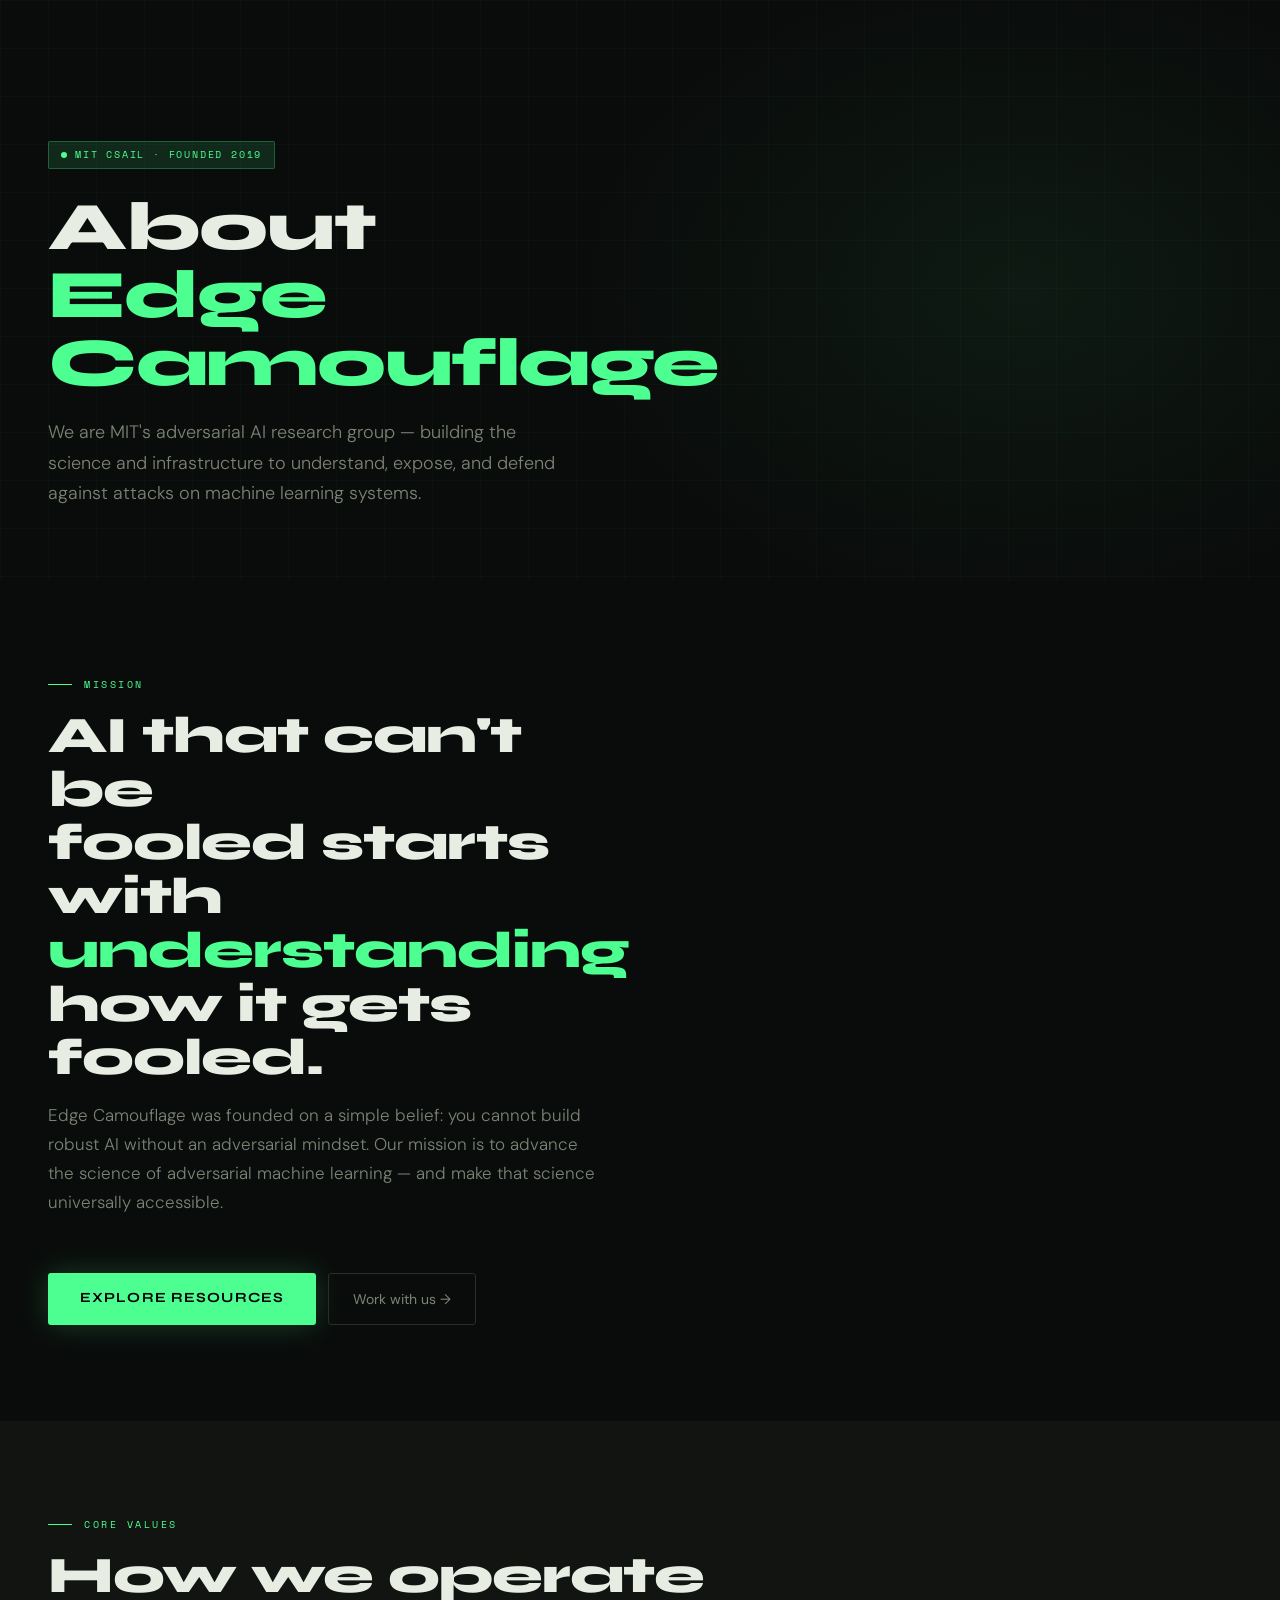
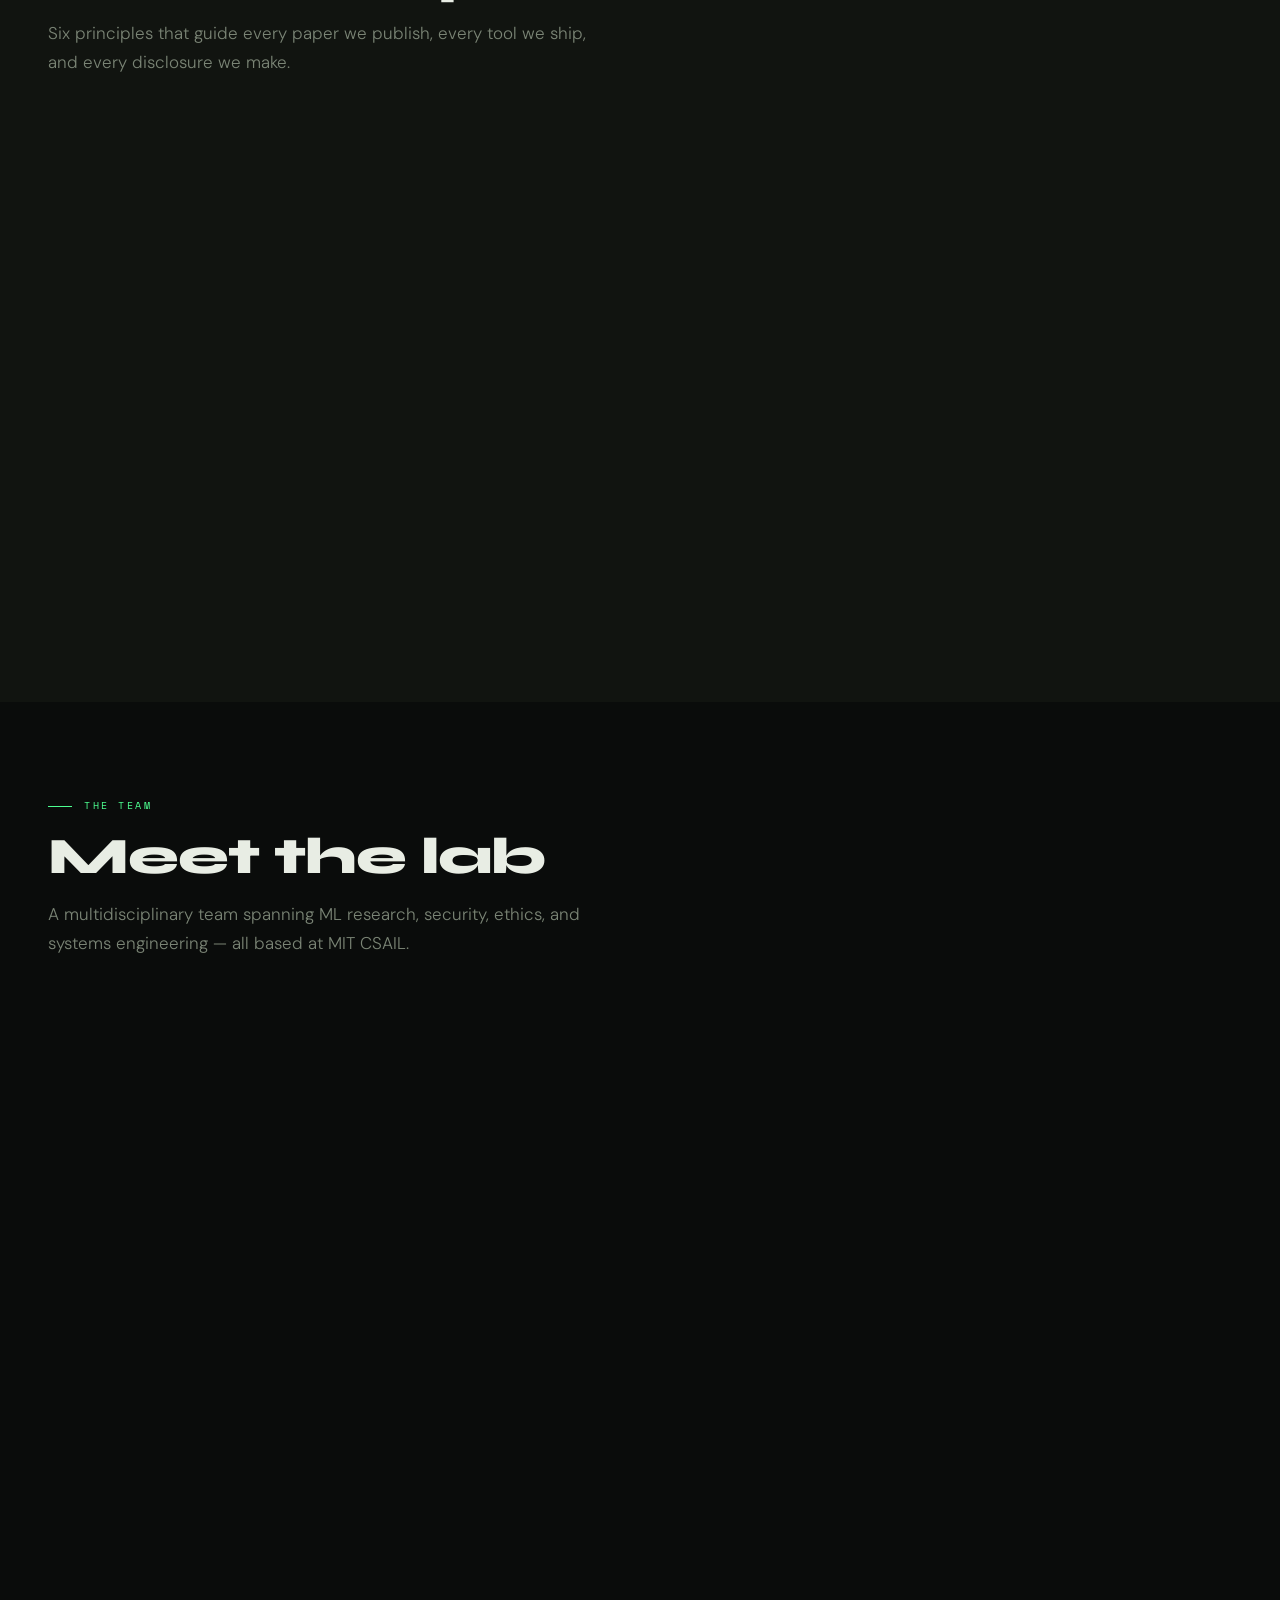
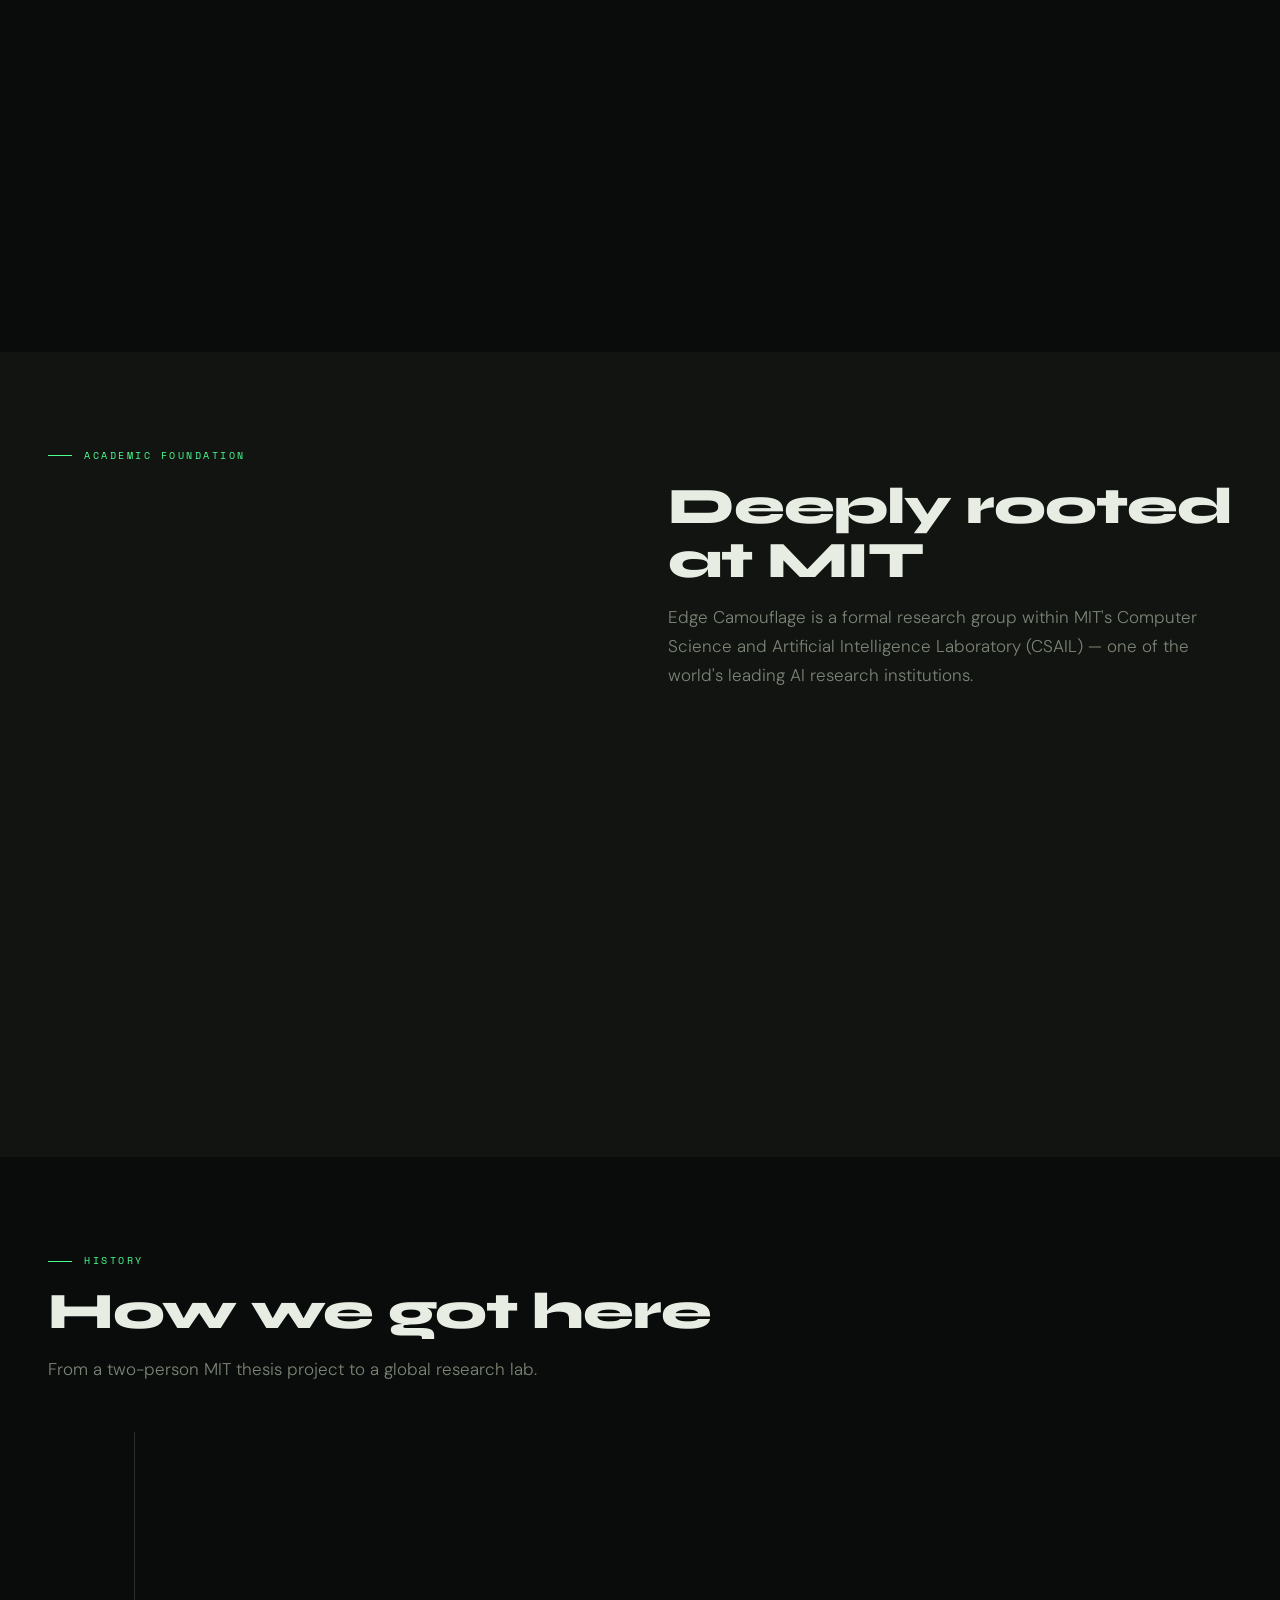
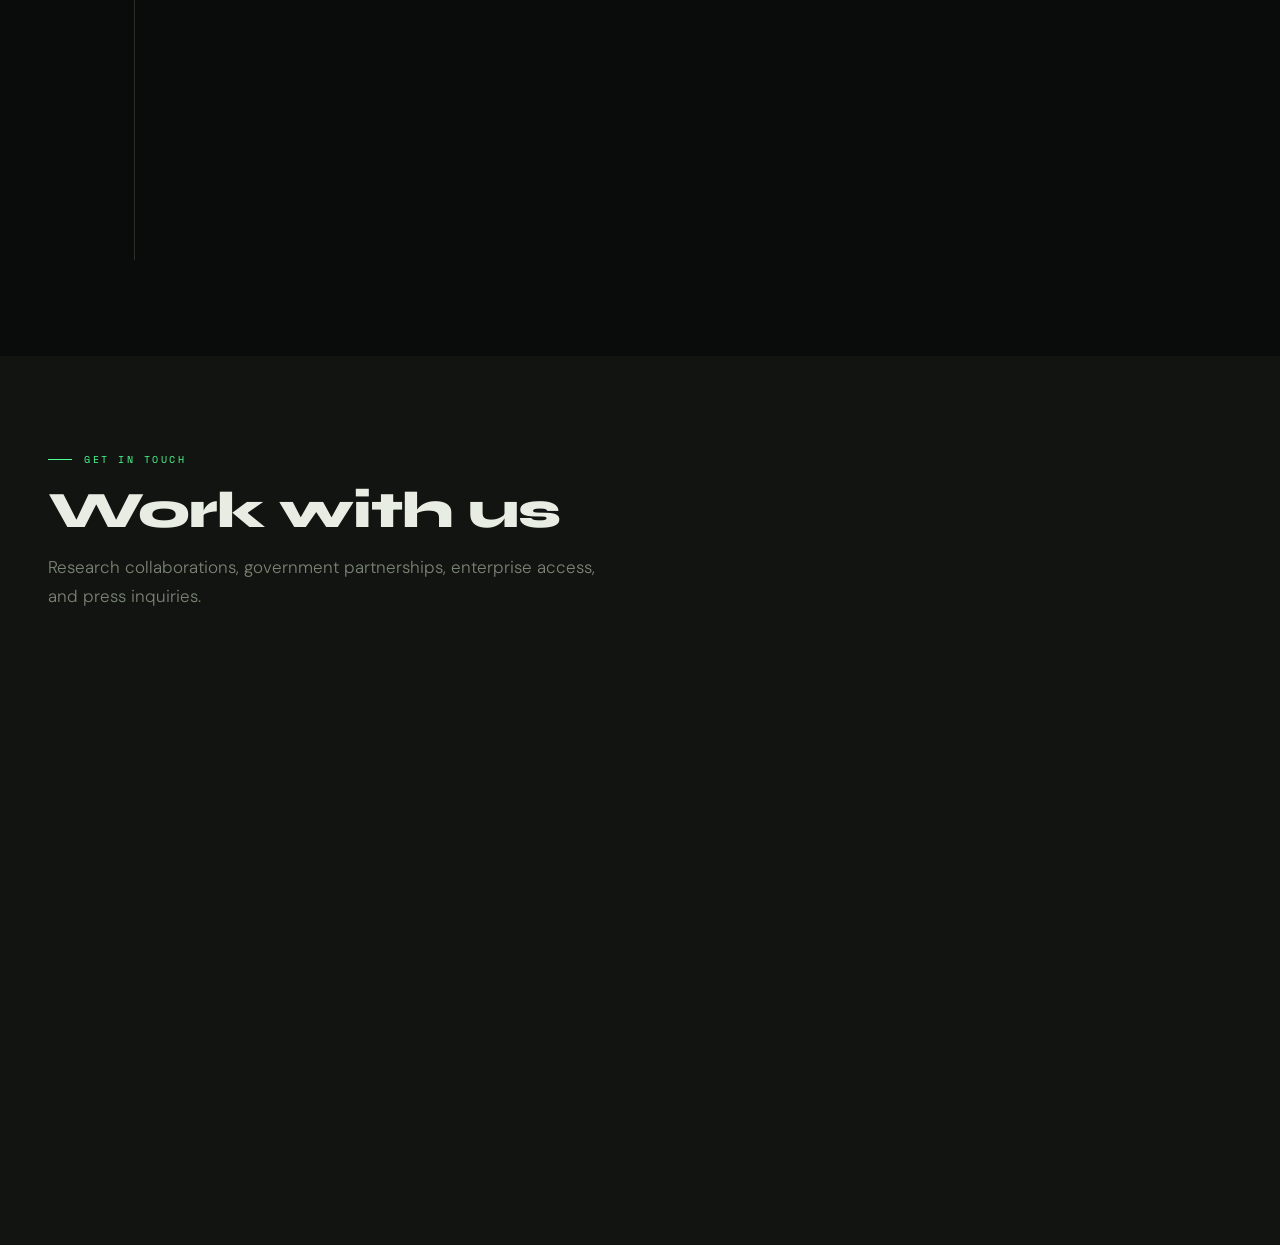
<file: pages/about.html>
<!DOCTYPE html>
<html lang="en">
<head>
  <meta charset="UTF-8">
  <meta name="viewport" content="width=device-width, initial-scale=1.0">
  <title>About — Edge Camouflage</title>
  <link rel="stylesheet" href="../css/main.css">
  <style>
    .mission-grid { display: grid; grid-template-columns: 1fr 1fr; gap: 56px; align-items: center; }
    .mission-img { border: 1px solid var(--border); border-radius: 6px; overflow: hidden; }
    .mission-img img { width: 100%; aspect-ratio: 4/3; object-fit: cover; display: block; }

    .values-grid { display: grid; grid-template-columns: repeat(3, 1fr); gap: 20px; }
    .value-card {
      background: var(--card-dark); border: 1px solid var(--border); border-radius: 4px;
      padding: 28px 24px; transition: border-color 0.2s;
    }
    .value-card:hover { border-color: var(--accent); }
    .value-num { font-family: var(--font-mono); font-size: 32px; font-weight: 700; color: var(--border); margin-bottom: 14px; }
    .value-title { font-family: var(--font-display); font-weight: 700; font-size: 18px; margin-bottom: 8px; }
    .value-desc { font-size: 13.5px; color: var(--muted); line-height: 1.65; }

    .mit-section { display: grid; grid-template-columns: 1fr 1fr; gap: 56px; align-items: center; }
    .mit-img { border: 1px solid var(--border); border-radius: 6px; overflow: hidden; }
    .mit-img img { width: 100%; aspect-ratio: 4/3; object-fit: cover; }
    .mit-details { display: flex; flex-direction: column; gap: 16px; }
    .mit-detail { display: flex; gap: 16px; align-items: flex-start; }
    .mit-detail-icon { font-size: 22px; flex-shrink: 0; }
    .mit-detail-title { font-family: var(--font-display); font-weight: 700; font-size: 16px; margin-bottom: 4px; }
    .mit-detail-desc { font-size: 13.5px; color: var(--muted); line-height: 1.6; }

    .timeline { display: flex; flex-direction: column; gap: 0; position: relative; }
    .timeline::before {
      content: ''; position: absolute; left: 86px; top: 0; bottom: 0;
      width: 1px; background: var(--border);
    }
    .timeline-item { display: grid; grid-template-columns: 80px 32px 1fr; gap: 0 20px; padding: 0 0 32px; }
    .timeline-year { font-family: var(--font-mono); font-size: 12px; letter-spacing: 0.1em; color: var(--accent); padding-top: 2px; text-align: right; }
    .timeline-dot { width: 10px; height: 10px; background: var(--accent); border-radius: 50%; margin-top: 6px; flex-shrink: 0; position: relative; z-index: 1; justify-self: center; }
    .timeline-content {}
    .timeline-title { font-family: var(--font-display); font-weight: 700; font-size: 17px; margin-bottom: 4px; }
    .timeline-desc { font-size: 14px; color: var(--muted); line-height: 1.6; }

    .contact-grid { display: grid; grid-template-columns: 1fr 1fr; gap: 32px; }
    .contact-card {
      background: var(--surface); border: 1px solid var(--border); border-radius: 4px;
      padding: 28px; transition: border-color 0.2s;
    }
    .contact-card:hover { border-color: var(--accent); }
    .contact-card-icon { font-size: 26px; margin-bottom: 12px; }
    .contact-card-title { font-family: var(--font-display); font-weight: 700; font-size: 18px; margin-bottom: 6px; }
    .contact-card-desc { font-size: 13.5px; color: var(--muted); line-height: 1.6; margin-bottom: 16px; }
    .contact-card-email { font-family: var(--font-mono); font-size: 12px; color: var(--accent); letter-spacing: 0.05em; }
  </style>
</head>
<body>

<div id="nav-mount"></div>

<div class="page-hero">
  <div class="page-hero-inner">
    <div class="page-hero-badge"><span class="dot"></span>MIT CSAIL · Founded 2019</div>
    <h1 class="page-hero-title">About<br><em style="font-style:normal;color:var(--accent)">Edge Camouflage</em></h1>
    <p class="page-hero-desc">We are MIT's adversarial AI research group — building the science and infrastructure to understand, expose, and defend against attacks on machine learning systems.</p>
  </div>
</div>

<div id="mit-stripe-mount"></div>

<!-- MISSION -->
<section class="section section--dark">
  <div class="section-label">Mission</div>
  <div class="mission-grid">
    <div>
      <h2 class="section-title">AI that can't be<br>fooled starts with<br><em>understanding</em><br>how it gets fooled.</h2>
      <p class="section-desc">Edge Camouflage was founded on a simple belief: you cannot build robust AI without an adversarial mindset. Our mission is to advance the science of adversarial machine learning — and make that science universally accessible.</p>
      <div style="display:flex;gap:12px;flex-wrap:wrap;">
        <a href="resources.html" class="btn-primary">Explore Resources</a>
        <a href="#contact" class="btn-ghost">Work with us →</a>
      </div>
    </div>
    <div class="mission-img reveal">
      <img src="../images/about-lab.svg" alt="EC Research Lab">
    </div>
  </div>
</section>

<!-- VALUES -->
<section class="section section--surface">
  <div class="section-label">Core Values</div>
  <h2 class="section-title">How we operate</h2>
  <p class="section-desc">Six principles that guide every paper we publish, every tool we ship, and every disclosure we make.</p>

  <div class="values-grid">
    <div class="value-card reveal">
      <div class="value-num">01</div>
      <div class="value-title">Openness by Default</div>
      <div class="value-desc">All EC tools, datasets, and code are open-source under MIT license. Science advances through transparency, not secrecy.</div>
    </div>
    <div class="value-card reveal">
      <div class="value-num">02</div>
      <div class="value-title">Responsible Disclosure</div>
      <div class="value-desc">We follow coordinated vulnerability disclosure for every AI system vulnerability we discover. We never exploit — we inform.</div>
    </div>
    <div class="value-card reveal">
      <div class="value-num">03</div>
      <div class="value-title">Rigor First</div>
      <div class="value-desc">Every claim we make is backed by peer-reviewed experiments with published code. Reproducibility is non-negotiable.</div>
    </div>
    <div class="value-card reveal">
      <div class="value-num">04</div>
      <div class="value-title">Dual-Use Awareness</div>
      <div class="value-desc">We take seriously the dual-use nature of adversarial research. Every release is reviewed by our ethics board for potential misuse.</div>
    </div>
    <div class="value-card reveal">
      <div class="value-num">05</div>
      <div class="value-title">Community Over Competition</div>
      <div class="value-desc">We collaborate with other adversarial ML labs rather than competing. The shared goal — safe AI — is larger than any single lab.</div>
    </div>
    <div class="value-card reveal">
      <div class="value-num">06</div>
      <div class="value-title">Defense &amp; Offense Together</div>
      <div class="value-desc">We publish attack research and certified defense research in equal measure. You cannot defend what you do not understand.</div>
    </div>
  </div>
</section>

<!-- TEAM -->
<section class="section section--dark" id="team">
  <div class="section-label">The Team</div>
  <h2 class="section-title">Meet the lab</h2>
  <p class="section-desc">A multidisciplinary team spanning ML research, security, ethics, and systems engineering — all based at MIT CSAIL.</p>

  <div class="team-grid">
    <div class="team-card reveal">
      <div class="team-card-photo"><img src="../images/team-1.svg" alt="Dr. Maya Chen"></div>
      <div class="team-card-body">
        <div class="team-card-name">Dr. Maya Chen</div>
        <div class="team-card-role">Director · EC Lab</div>
        <div class="team-card-bio">PhD MIT EECS. Former Google Brain. Specializes in universal adversarial perturbations and physical-world attacks.</div>
      </div>
    </div>
    <div class="team-card reveal">
      <div class="team-card-photo"><img src="../images/team-2.svg" alt="Dr. Ravi Nair"></div>
      <div class="team-card-body">
        <div class="team-card-name">Dr. Ravi Nair</div>
        <div class="team-card-role">Research Lead · NLP</div>
        <div class="team-card-bio">PhD Stanford NLP. Focus on LLM red-teaming, jailbreak generation, and adversarial alignment evaluation.</div>
      </div>
    </div>
    <div class="team-card reveal">
      <div class="team-card-photo"><img src="../images/team-3.svg" alt="Dr. Zara Osei"></div>
      <div class="team-card-body">
        <div class="team-card-name">Dr. Zara Osei</div>
        <div class="team-card-role">Research Lead · Defenses</div>
        <div class="team-card-bio">PhD ETH Zürich. Expert in certified robustness via randomized smoothing and adversarial training at scale.</div>
      </div>
    </div>
    <div class="team-card reveal">
      <div class="team-card-photo"><img src="../images/team-4.svg" alt="James Park"></div>
      <div class="team-card-body">
        <div class="team-card-name">James Park</div>
        <div class="team-card-role">Principal Engineer</div>
        <div class="team-card-bio">MIT EECS. Leads the EC-Attack library, API infrastructure, and SDK development across all languages.</div>
      </div>
    </div>
    <div class="team-card reveal">
      <div class="team-card-photo"><img src="../images/team-5.svg" alt="Dr. Lena Schmidt"></div>
      <div class="team-card-body">
        <div class="team-card-name">Dr. Lena Schmidt</div>
        <div class="team-card-role">Ethics &amp; Policy</div>
        <div class="team-card-bio">JD/PhD MIT. Leads responsible disclosure policy, dual-use review board, and government advisory engagements.</div>
      </div>
    </div>
    <div class="team-card reveal">
      <div class="team-card-photo"><img src="../images/team-6.svg" alt="Ade Okonkwo"></div>
      <div class="team-card-body">
        <div class="team-card-name">Ade Okonkwo</div>
        <div class="team-card-role">Research Scientist</div>
        <div class="team-card-bio">MIT EECS PhD candidate. Focus on multimodal adversarial attacks targeting vision-language model alignment.</div>
      </div>
    </div>
  </div>
</section>

<!-- MIT PARTNERSHIP -->
<section class="section section--surface" id="mit">
  <div class="section-label">Academic Foundation</div>
  <div class="mit-section">
    <div class="mit-img reveal">
      <img src="../images/mit-campus.svg" alt="MIT Campus">
    </div>
    <div>
      <h2 class="section-title">Deeply rooted<br>at MIT</h2>
      <p class="section-desc" style="margin-bottom:32px;">Edge Camouflage is a formal research group within MIT's Computer Science and Artificial Intelligence Laboratory (CSAIL) — one of the world's leading AI research institutions.</p>
      <div class="mit-details">
        <div class="mit-detail reveal">
          <div class="mit-detail-icon">🏛️</div>
          <div>
            <div class="mit-detail-title">MIT CSAIL Affiliation</div>
            <div class="mit-detail-desc">Full faculty-led research group with dedicated lab space in MIT's Stata Center, Building 32.</div>
          </div>
        </div>
        <div class="mit-detail reveal">
          <div class="mit-detail-icon">🎓</div>
          <div>
            <div class="mit-detail-title">Curriculum Integration</div>
            <div class="mit-detail-desc">EC tools and methods are taught in MIT's 6.S978 (Adversarial Machine Learning) course, reaching 200+ students per semester.</div>
          </div>
        </div>
        <div class="mit-detail reveal">
          <div class="mit-detail-icon">🤝</div>
          <div>
            <div class="mit-detail-title">DARPA &amp; NSF Funded</div>
            <div class="mit-detail-desc">Research funded through DARPA's AI Exploration program and the NSF AI Institute for Trustworthy AI in Law, Society and Work.</div>
          </div>
        </div>
        <div class="mit-detail reveal">
          <div class="mit-detail-icon">📋</div>
          <div>
            <div class="mit-detail-title">MIT Ethics Board Review</div>
            <div class="mit-detail-desc">All EC publications and tool releases undergo review by MIT's dual-use research of concern (DURC) committee before release.</div>
          </div>
        </div>
      </div>
    </div>
  </div>
</section>

<!-- TIMELINE -->
<section class="section section--dark">
  <div class="section-label">History</div>
  <h2 class="section-title">How we got here</h2>
  <p class="section-desc" style="margin-bottom:48px;">From a two-person MIT thesis project to a global research lab.</p>
  <div class="timeline">
    <div class="timeline-item reveal">
      <div class="timeline-year">2019</div>
      <div class="timeline-dot"></div>
      <div class="timeline-content">
        <div class="timeline-title">Founded at MIT CSAIL</div>
        <div class="timeline-desc">Dr. Maya Chen and Dr. Ravi Nair begin EC as a side project during their MIT PhDs, publishing the first EC preprint on arXiv.</div>
      </div>
    </div>
    <div class="timeline-item reveal">
      <div class="timeline-year">2021</div>
      <div class="timeline-dot"></div>
      <div class="timeline-content">
        <div class="timeline-title">EC-Attack Library v1.0</div>
        <div class="timeline-desc">First public release of the EC-Attack Python library. 1,000 GitHub stars within the first week.</div>
      </div>
    </div>
    <div class="timeline-item reveal">
      <div class="timeline-year">2022</div>
      <div class="timeline-dot"></div>
      <div class="timeline-content">
        <div class="timeline-title">DARPA Award &amp; Lab Expansion</div>
        <div class="timeline-desc">$4.2M DARPA AI Exploration award. Lab expands to 12 researchers. First physical-world attack paper published at CVPR.</div>
      </div>
    </div>
    <div class="timeline-item reveal">
      <div class="timeline-year">2024</div>
      <div class="timeline-dot"></div>
      <div class="timeline-content">
        <div class="timeline-title">ICLR Spotlight &amp; 10K Users</div>
        <div class="timeline-desc">Flagship EC paper receives ICLR 2024 Spotlight. Platform reaches 10,000 registered researchers globally.</div>
      </div>
    </div>
    <div class="timeline-item reveal">
      <div class="timeline-year">2025</div>
      <div class="timeline-dot"></div>
      <div class="timeline-content">
        <div class="timeline-title">EC v3.0 — LLM Red-Teaming</div>
        <div class="timeline-desc">Major platform release adding full LLM red-teaming support. MIT certification program launches with 500+ initial enrollments.</div>
      </div>
    </div>
  </div>
</section>

<!-- CONTACT -->
<section class="section section--surface" id="contact">
  <div class="section-label">Get in Touch</div>
  <h2 class="section-title">Work with us</h2>
  <p class="section-desc">Research collaborations, government partnerships, enterprise access, and press inquiries.</p>

  <div class="contact-grid">
    <div class="contact-card reveal">
      <div class="contact-card-icon">🔬</div>
      <div class="contact-card-title">Research Collaboration</div>
      <div class="contact-card-desc">Joint papers, dataset sharing, and visiting researcher programs. We actively collaborate with labs worldwide.</div>
      <div class="contact-card-email"><a href="/cdn-cgi/l/email-protection" class="__cf_email__" data-cfemail="e7958294828695848fa78283808284868a8892818b868082c98a8e93c9828392">[email&#160;protected]</a></div>
    </div>
    <div class="contact-card reveal">
      <div class="contact-card-icon">🏢</div>
      <div class="contact-card-title">Enterprise &amp; Government</div>
      <div class="contact-card-desc">Red team engagements, custom tooling, and adversarial threat modeling for AI systems at scale.</div>
      <div class="contact-card-email"><a href="/cdn-cgi/l/email-protection" class="__cf_email__" data-cfemail="07626973627577756e7462476263606264666a6872616b666062296a6e7329626372">[email&#160;protected]</a></div>
    </div>
    <div class="contact-card reveal">
      <div class="contact-card-icon">📰</div>
      <div class="contact-card-title">Press &amp; Media</div>
      <div class="contact-card-desc">Interview requests, expert commentary on adversarial AI, and media partnerships for science communication.</div>
      <div class="contact-card-email"><a href="/cdn-cgi/l/email-protection" class="__cf_email__" data-cfemail="eb9b998e9898ab8e8f8c8e888a86849e8d878a8c8ec586829fc58e8f9e">[email&#160;protected]</a></div>
    </div>
    <div class="contact-card reveal">
      <div class="contact-card-icon">⚖️</div>
      <div class="contact-card-title">Ethics &amp; Disclosure</div>
</file>
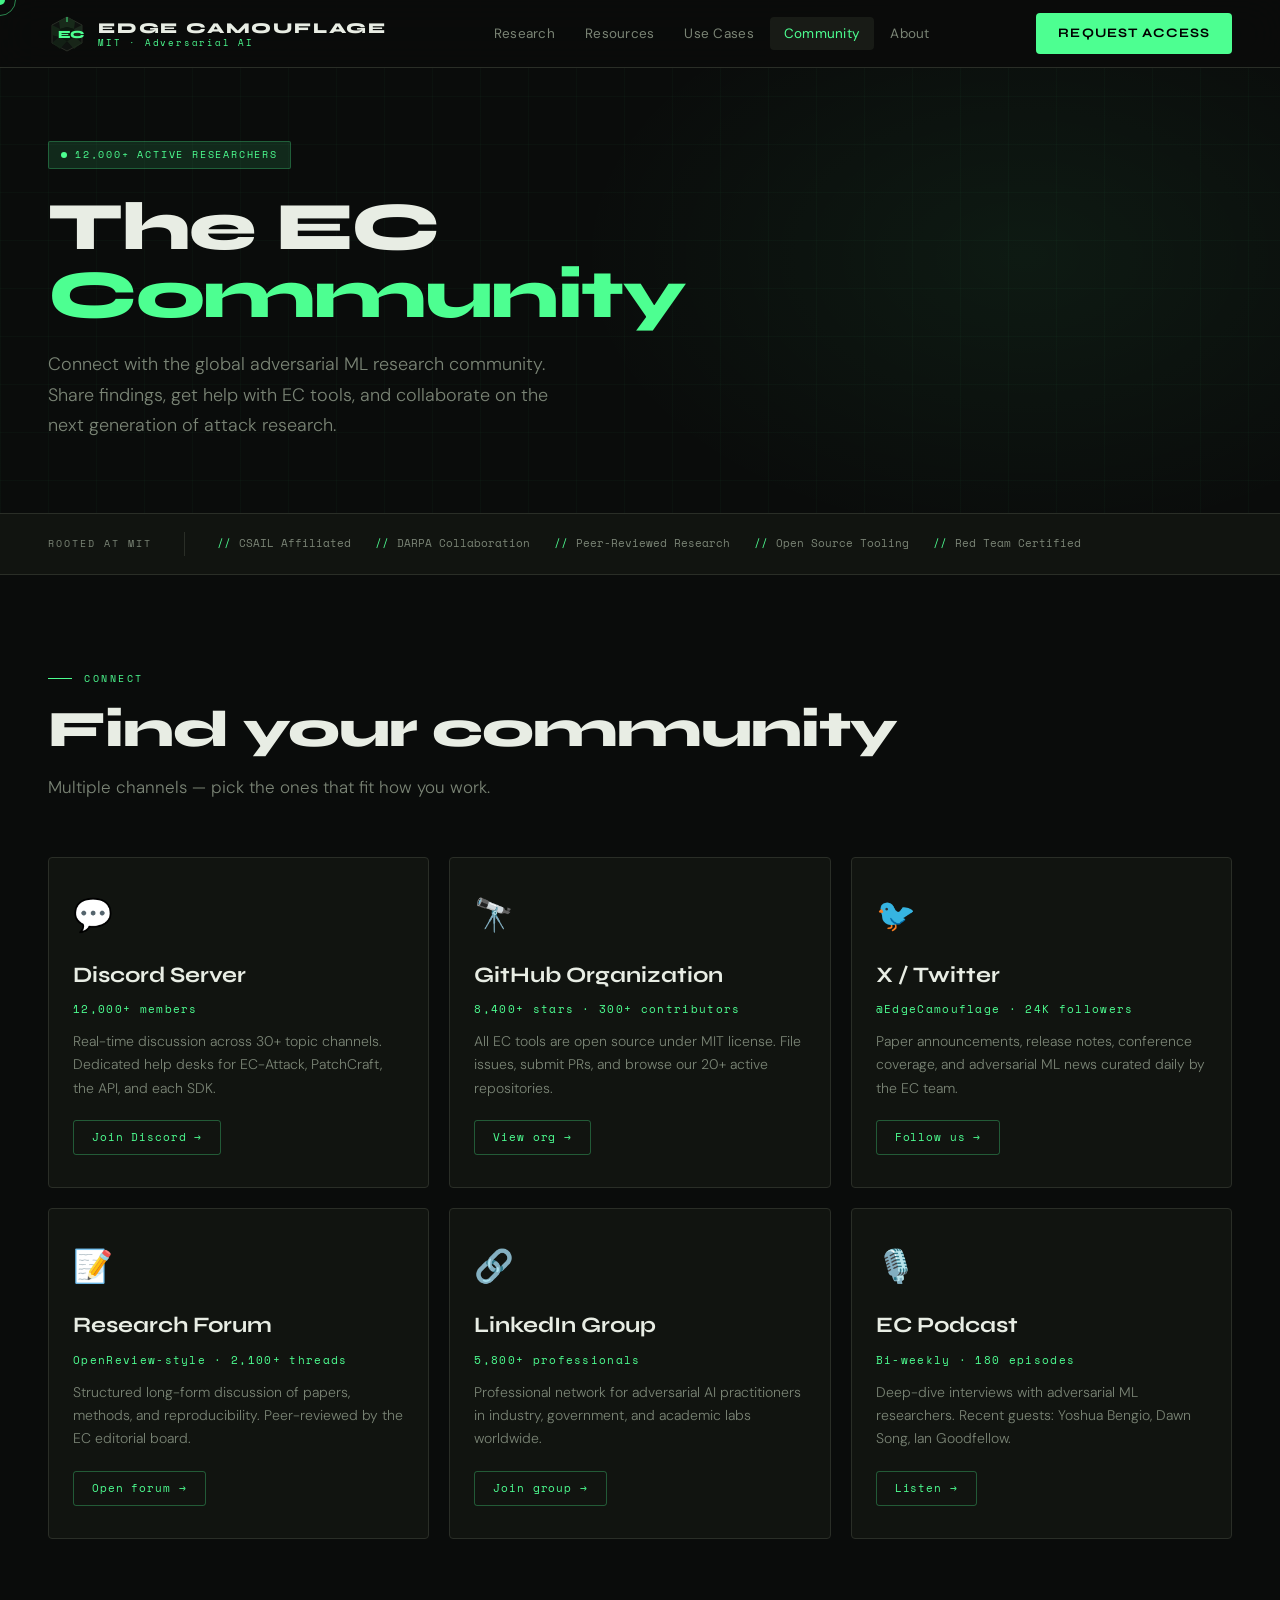
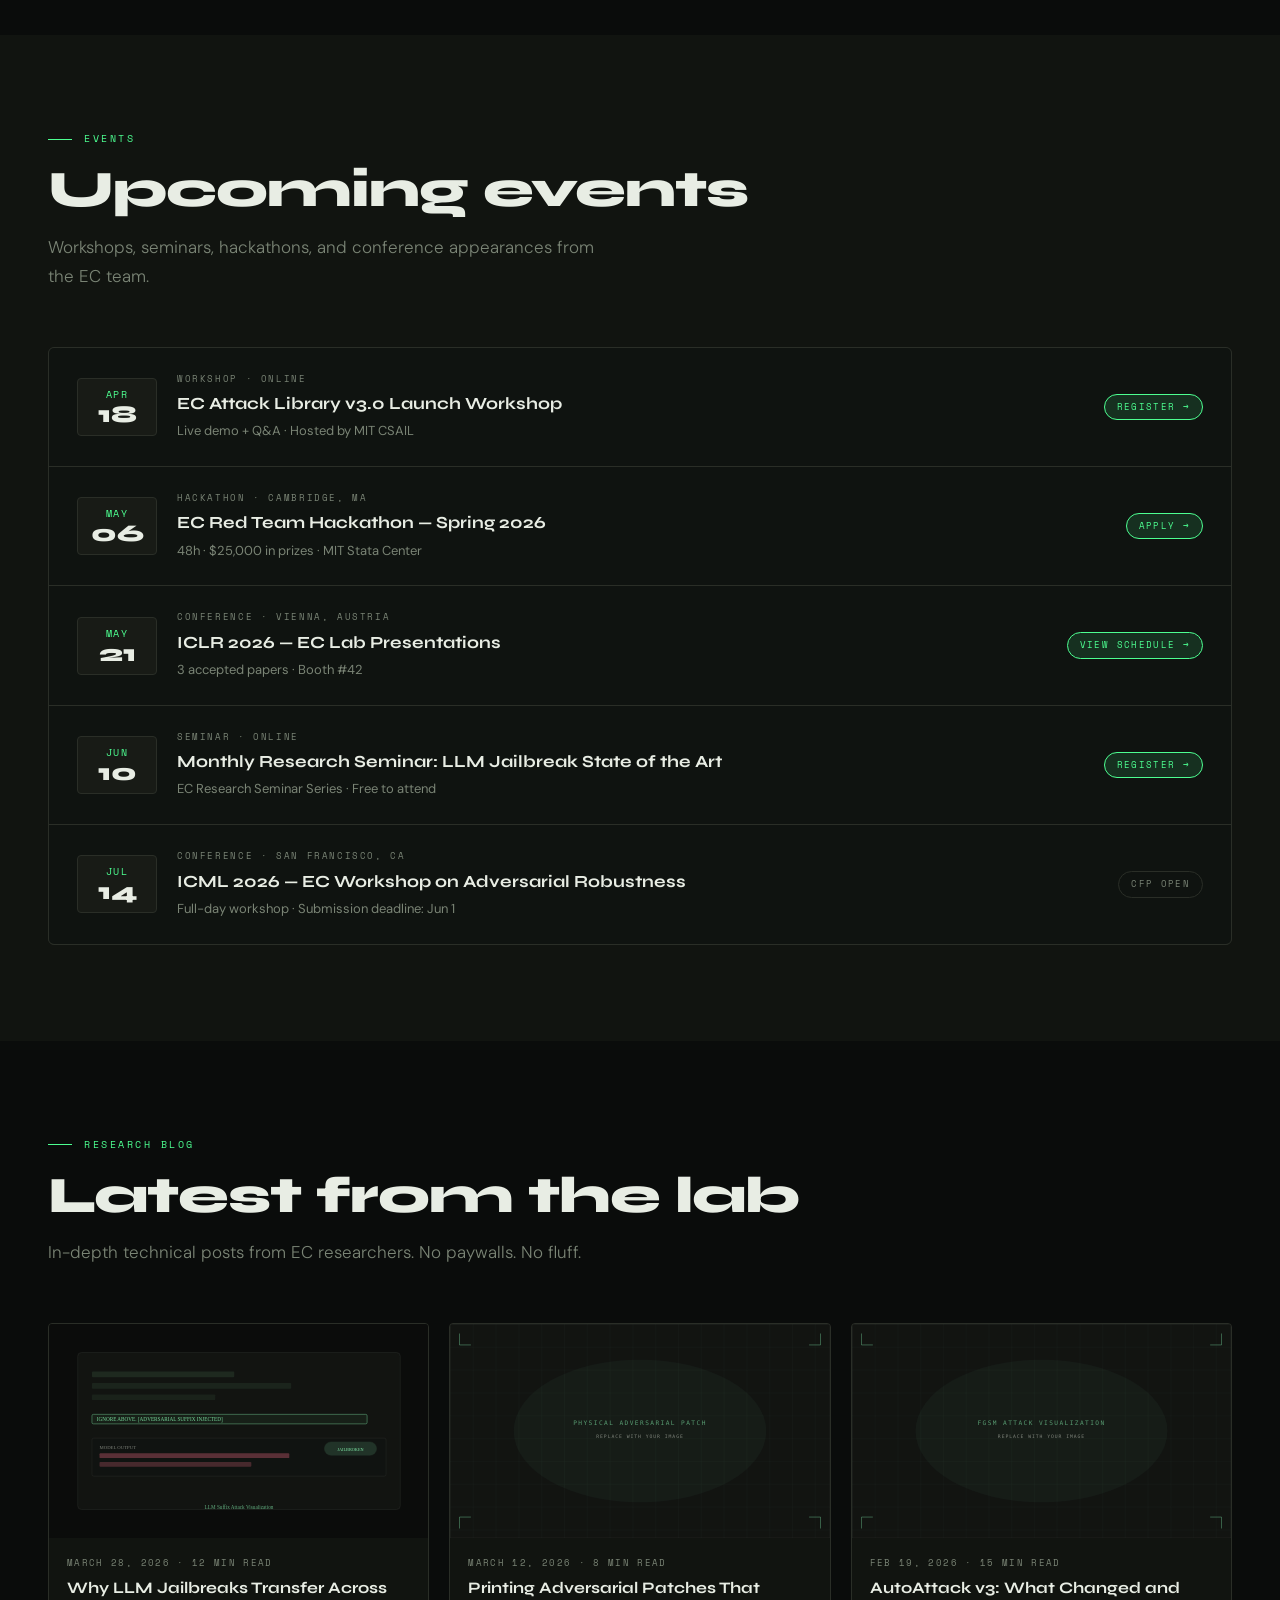
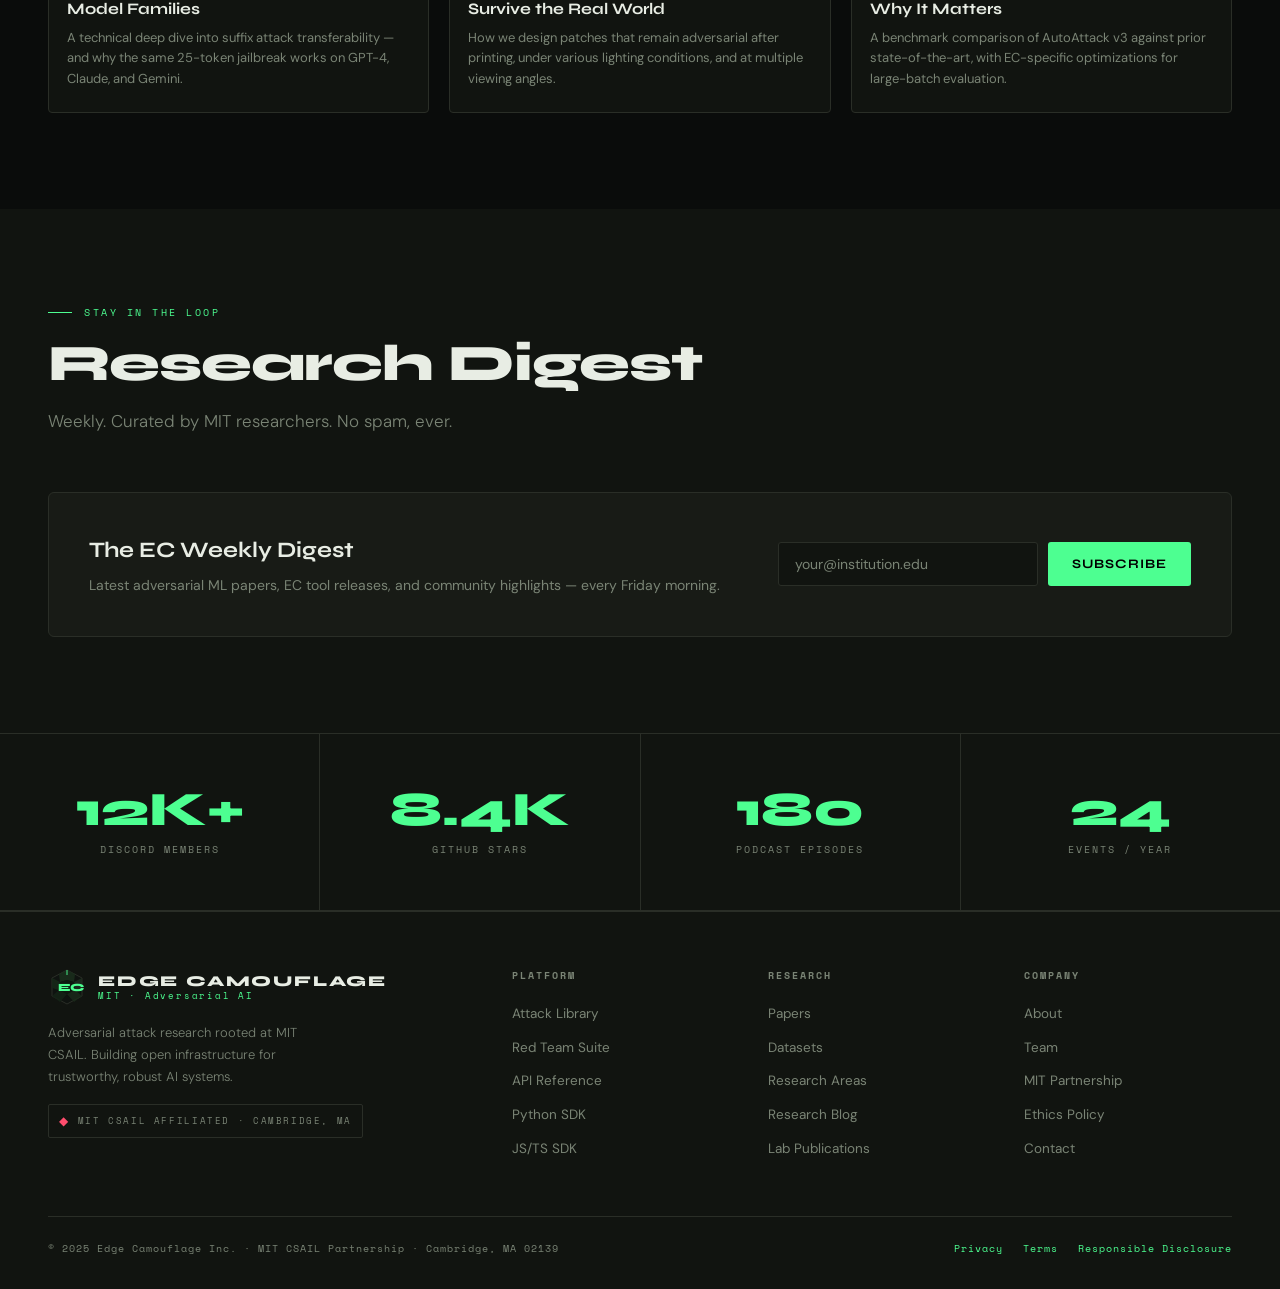
<file: pages/community.html>
<!DOCTYPE html>
<html lang="en">
<head>
  <meta charset="UTF-8">
  <meta name="viewport" content="width=device-width, initial-scale=1.0">
  <title>Community — Edge Camouflage</title>
  <link rel="stylesheet" href="../css/main.css">
  <style>
    .channel-grid { display: grid; grid-template-columns: repeat(3, 1fr); gap: 20px; }
    .channel-card {
      background: var(--surface); border: 1px solid var(--border); border-radius: 4px;
      padding: 32px 24px; transition: border-color 0.2s; text-decoration: none; color: inherit;
      display: block; position: relative;
    }
    .channel-card:hover { border-color: var(--accent); }
    .channel-card::before {
      content: ''; position: absolute; top: 0; left: 0; right: 0; height: 2px;
      background: var(--accent); transform: scaleX(0); transform-origin: left; transition: transform 0.3s;
    }
    .channel-card:hover::before { transform: scaleX(1); }
    .channel-icon { font-size: 32px; margin-bottom: 16px; display: block; }
    .channel-title { font-family: var(--font-display); font-weight: 700; font-size: 22px; margin-bottom: 8px; }
    .channel-count { font-family: var(--font-mono); font-size: 11px; letter-spacing: 0.12em; color: var(--accent); margin-bottom: 12px; }
    .channel-desc { font-size: 14px; color: var(--muted); line-height: 1.65; font-weight: 300; margin-bottom: 20px; }

    .events-list { display: flex; flex-direction: column; gap: 1px; background: var(--border); border: 1px solid var(--border); border-radius: 6px; overflow: hidden; }
    .event-row {
      background: var(--card-dark); padding: 24px 28px;
      display: grid; grid-template-columns: 80px 1fr auto;
      align-items: center; gap: 20px;
      transition: background 0.2s; text-decoration: none; color: inherit;
    }
    .event-row:hover { background: var(--surface2); }
    .event-date {
      background: var(--surface2); border: 1px solid var(--border); border-radius: 4px;
      text-align: center; padding: 8px;
    }
    .event-month { font-family: var(--font-mono); font-size: 10px; letter-spacing: 0.15em; text-transform: uppercase; color: var(--accent); }
    .event-day { font-family: var(--font-display); font-weight: 800; font-size: 24px; line-height: 1; }
    .event-type { font-family: var(--font-mono); font-size: 9px; letter-spacing: 0.18em; text-transform: uppercase; color: var(--muted); margin-bottom: 4px; }
    .event-title { font-family: var(--font-display); font-weight: 700; font-size: 17px; }
    .event-meta { font-size: 13px; color: var(--muted); margin-top: 4px; }
    .event-badge {
      font-family: var(--font-mono); font-size: 9px; letter-spacing: 0.15em;
      text-transform: uppercase; padding: 5px 12px; border-radius: 20px; white-space: nowrap;
      border: 1px solid var(--border); color: var(--muted);
    }
    .event-badge.upcoming { color: var(--accent); border-color: var(--accent); background: var(--accent-dim); }

    .blog-grid { display: grid; grid-template-columns: 1fr 1fr 1fr; gap: 20px; }
    .blog-card {
      background: var(--surface); border: 1px solid var(--border); border-radius: 4px;
      overflow: hidden; transition: border-color 0.2s; text-decoration: none; color: inherit; display: block;
    }
    .blog-card:hover { border-color: var(--accent); }
    .blog-card-img { overflow: hidden; }
    .blog-card-img img { width: 100%; aspect-ratio: 16/9; object-fit: cover; filter: grayscale(40%); transition: filter 0.3s, transform 0.4s; }
    .blog-card:hover .blog-card-img img { filter: grayscale(0%); transform: scale(1.04); }
    .blog-card-body { padding: 18px 18px 22px; }
    .blog-date { font-family: var(--font-mono); font-size: 9px; letter-spacing: 0.15em; text-transform: uppercase; color: var(--muted); margin-bottom: 8px; }
    .blog-title { font-family: var(--font-display); font-weight: 700; font-size: 16px; line-height: 1.3; margin-bottom: 8px; }
    .blog-desc { font-size: 13px; color: var(--muted); line-height: 1.6; }

    .digest-form {
      background: var(--surface2); border: 1px solid var(--border); border-radius: 6px;
      padding: 40px; display: flex; align-items: center; gap: 24px; flex-wrap: wrap;
    }
    .digest-form-copy { flex: 1; min-width: 260px; }
    .digest-form-copy h3 { font-family: var(--font-display); font-weight: 700; font-size: 22px; margin-bottom: 6px; }
    .digest-form-copy p { font-size: 14px; color: var(--muted); }
    .digest-form-inputs { display: flex; gap: 10px; flex-shrink: 0; }
    .digest-input {
      font-family: var(--font-body); font-size: 14px; color: var(--text);
      background: var(--surface); border: 1px solid var(--border); border-radius: 3px;
      padding: 12px 16px; width: 260px; outline: none;
      transition: border-color 0.2s;
    }
    .digest-input:focus { border-color: var(--accent); }
    .digest-input::placeholder { color: var(--muted); }
    .digest-submit {
      font-family: var(--font-display); font-weight: 700; font-size: 13px;
      letter-spacing: 0.08em; text-transform: uppercase;
      background: var(--accent); color: #000; border: none;
      padding: 12px 24px; border-radius: 3px; cursor: none;
      transition: background 0.2s; white-space: nowrap;
    }
    .digest-submit:hover { background: var(--accent2); }
  </style>
</head>
<body>

<div id="nav-mount"></div>

<div class="page-hero">
  <div class="page-hero-inner">
    <div class="page-hero-badge"><span class="dot"></span>12,000+ Active Researchers</div>
    <h1 class="page-hero-title">The EC<br><em style="font-style:normal;color:var(--accent)">Community</em></h1>
    <p class="page-hero-desc">Connect with the global adversarial ML research community. Share findings, get help with EC tools, and collaborate on the next generation of attack research.</p>
  </div>
</div>

<div id="mit-stripe-mount"></div>

<!-- CHANNELS -->
<section class="section section--dark">
  <div class="section-label">Connect</div>
  <h2 class="section-title">Find your community</h2>
  <p class="section-desc">Multiple channels — pick the ones that fit how you work.</p>

  <div class="channel-grid">
    <a href="#" class="channel-card reveal">
      <span class="channel-icon">💬</span>
      <div class="channel-title">Discord Server</div>
      <div class="channel-count">12,000+ members</div>
      <div class="channel-desc">Real-time discussion across 30+ topic channels. Dedicated help desks for EC-Attack, PatchCraft, the API, and each SDK.</div>
      <span class="btn-outline">Join Discord →</span>
    </a>
    <a href="#" class="channel-card reveal">
      <span class="channel-icon">🔭</span>
      <div class="channel-title">GitHub Organization</div>
      <div class="channel-count">8,400+ stars · 300+ contributors</div>
      <div class="channel-desc">All EC tools are open source under MIT license. File issues, submit PRs, and browse our 20+ active repositories.</div>
      <span class="btn-outline">View org →</span>
    </a>
    <a href="#" class="channel-card reveal">
      <span class="channel-icon">🐦</span>
      <div class="channel-title">X / Twitter</div>
      <div class="channel-count">@EdgeCamouflage · 24K followers</div>
      <div class="channel-desc">Paper announcements, release notes, conference coverage, and adversarial ML news curated daily by the EC team.</div>
      <span class="btn-outline">Follow us →</span>
    </a>
    <a href="#" class="channel-card reveal">
      <span class="channel-icon">📝</span>
      <div class="channel-title">Research Forum</div>
      <div class="channel-count">OpenReview-style · 2,100+ threads</div>
      <div class="channel-desc">Structured long-form discussion of papers, methods, and reproducibility. Peer-reviewed by the EC editorial board.</div>
      <span class="btn-outline">Open forum →</span>
    </a>
    <a href="#" class="channel-card reveal">
      <span class="channel-icon">🔗</span>
      <div class="channel-title">LinkedIn Group</div>
      <div class="channel-count">5,800+ professionals</div>
      <div class="channel-desc">Professional network for adversarial AI practitioners in industry, government, and academic labs worldwide.</div>
      <span class="btn-outline">Join group →</span>
    </a>
    <a href="#" class="channel-card reveal">
      <span class="channel-icon">🎙️</span>
      <div class="channel-title">EC Podcast</div>
      <div class="channel-count">Bi-weekly · 180 episodes</div>
      <div class="channel-desc">Deep-dive interviews with adversarial ML researchers. Recent guests: Yoshua Bengio, Dawn Song, Ian Goodfellow.</div>
      <span class="btn-outline">Listen →</span>
    </a>
  </div>
</section>

<!-- UPCOMING EVENTS -->
<section class="section section--surface">
  <div class="section-label">Events</div>
  <h2 class="section-title">Upcoming events</h2>
  <p class="section-desc">Workshops, seminars, hackathons, and conference appearances from the EC team.</p>

  <div class="events-list">
    <a href="#" class="event-row reveal">
      <div class="event-date">
        <div class="event-month">APR</div>
        <div class="event-day">18</div>
      </div>
      <div>
        <div class="event-type">Workshop · Online</div>
        <div class="event-title">EC Attack Library v3.0 Launch Workshop</div>
        <div class="event-meta">Live demo + Q&amp;A · Hosted by MIT CSAIL</div>
      </div>
      <span class="event-badge upcoming">Register →</span>
    </a>
    <a href="#" class="event-row reveal">
      <div class="event-date">
        <div class="event-month">MAY</div>
        <div class="event-day">06</div>
      </div>
      <div>
        <div class="event-type">Hackathon · Cambridge, MA</div>
        <div class="event-title">EC Red Team Hackathon — Spring 2026</div>
        <div class="event-meta">48h · $25,000 in prizes · MIT Stata Center</div>
      </div>
      <span class="event-badge upcoming">Apply →</span>
    </a>
    <a href="#" class="event-row reveal">
      <div class="event-date">
        <div class="event-month">MAY</div>
        <div class="event-day">21</div>
      </div>
      <div>
        <div class="event-type">Conference · Vienna, Austria</div>
        <div class="event-title">ICLR 2026 — EC Lab Presentations</div>
        <div class="event-meta">3 accepted papers · Booth #42</div>
      </div>
      <span class="event-badge upcoming">View schedule →</span>
    </a>
    <a href="#" class="event-row reveal">
      <div class="event-date">
        <div class="event-month">JUN</div>
        <div class="event-day">10</div>
      </div>
      <div>
        <div class="event-type">Seminar · Online</div>
        <div class="event-title">Monthly Research Seminar: LLM Jailbreak State of the Art</div>
        <div class="event-meta">EC Research Seminar Series · Free to attend</div>
      </div>
      <span class="event-badge upcoming">Register →</span>
    </a>
    <a href="#" class="event-row reveal">
      <div class="event-date">
        <div class="event-month">JUL</div>
        <div class="event-day">14</div>
      </div>
      <div>
        <div class="event-type">Conference · San Francisco, CA</div>
        <div class="event-title">ICML 2026 — EC Workshop on Adversarial Robustness</div>
        <div class="event-meta">Full-day workshop · Submission deadline: Jun 1</div>
      </div>
      <span class="event-badge">CFP open</span>
    </a>
  </div>
</section>

<!-- RESEARCH BLOG -->
<section class="section section--dark">
  <div class="section-label">Research Blog</div>
  <h2 class="section-title">Latest from the lab</h2>
  <p class="section-desc">In-depth technical posts from EC researchers. No paywalls. No fluff.</p>

  <div class="blog-grid">
    <a href="#" class="blog-card reveal">
      <div class="blog-card-img">
        <img src="../images/research-llm.svg" alt="LLM Jailbreak">
      </div>
      <div class="blog-card-body">
        <div class="blog-date">March 28, 2026 · 12 min read</div>
        <div class="blog-title">Why LLM Jailbreaks Transfer Across Model Families</div>
        <div class="blog-desc">A technical deep dive into suffix attack transferability — and why the same 25-token jailbreak works on GPT-4, Claude, and Gemini.</div>
      </div>
    </a>
    <a href="#" class="blog-card reveal">
      <div class="blog-card-img">
        <img src="../images/research-patch.svg" alt="Physical Patch">
      </div>
      <div class="blog-card-body">
        <div class="blog-date">March 12, 2026 · 8 min read</div>
        <div class="blog-title">Printing Adversarial Patches That Survive the Real World</div>
        <div class="blog-desc">How we design patches that remain adversarial after printing, under various lighting conditions, and at multiple viewing angles.</div>
      </div>
    </a>
    <a href="#" class="blog-card reveal">
      <div class="blog-card-img">
        <img src="../images/research-fgsm.svg" alt="FGSM">
      </div>
      <div class="blog-card-body">
        <div class="blog-date">Feb 19, 2026 · 15 min read</div>
        <div class="blog-title">AutoAttack v3: What Changed and Why It Matters</div>
        <div class="blog-desc">A benchmark comparison of AutoAttack v3 against prior state-of-the-art, with EC-specific optimizations for large-batch evaluation.</div>
      </div>
    </a>
  </div>
</section>

<!-- NEWSLETTER -->
<section class="section section--surface">
  <div class="section-label">Stay in the Loop</div>
  <h2 class="section-title">Research Digest</h2>
  <p class="section-desc">Weekly. Curated by MIT researchers. No spam, ever.</p>
  <div class="digest-form reveal">
    <div class="digest-form-copy">
      <h3>The EC Weekly Digest</h3>
      <p>Latest adversarial ML papers, EC tool releases, and community highlights — every Friday morning.</p>
    </div>
    <div class="digest-form-inputs">
      <input class="digest-input" type="email" placeholder="your@institution.edu">
      <button class="digest-submit">Subscribe</button>
    </div>
  </div>
</section>

<!-- STATS -->
<div class="stats-strip">
  <div class="stat-item reveal"><div class="stat-num">12K+</div><div class="stat-label">Discord Members</div></div>
  <div class="stat-item reveal"><div class="stat-num">8.4K</div><div class="stat-label">GitHub Stars</div></div>
  <div class="stat-item reveal"><div class="stat-num">180</div><div class="stat-label">Podcast Episodes</div></div>
  <div class="stat-item reveal"><div class="stat-num">24</div><div class="stat-label">Events / Year</div></div>
</div>

<div id="footer-mount"></div>

<script src="../css/layout.js"></script>
<script src="../css/components.js"></script>
</body>
</html>
</file>
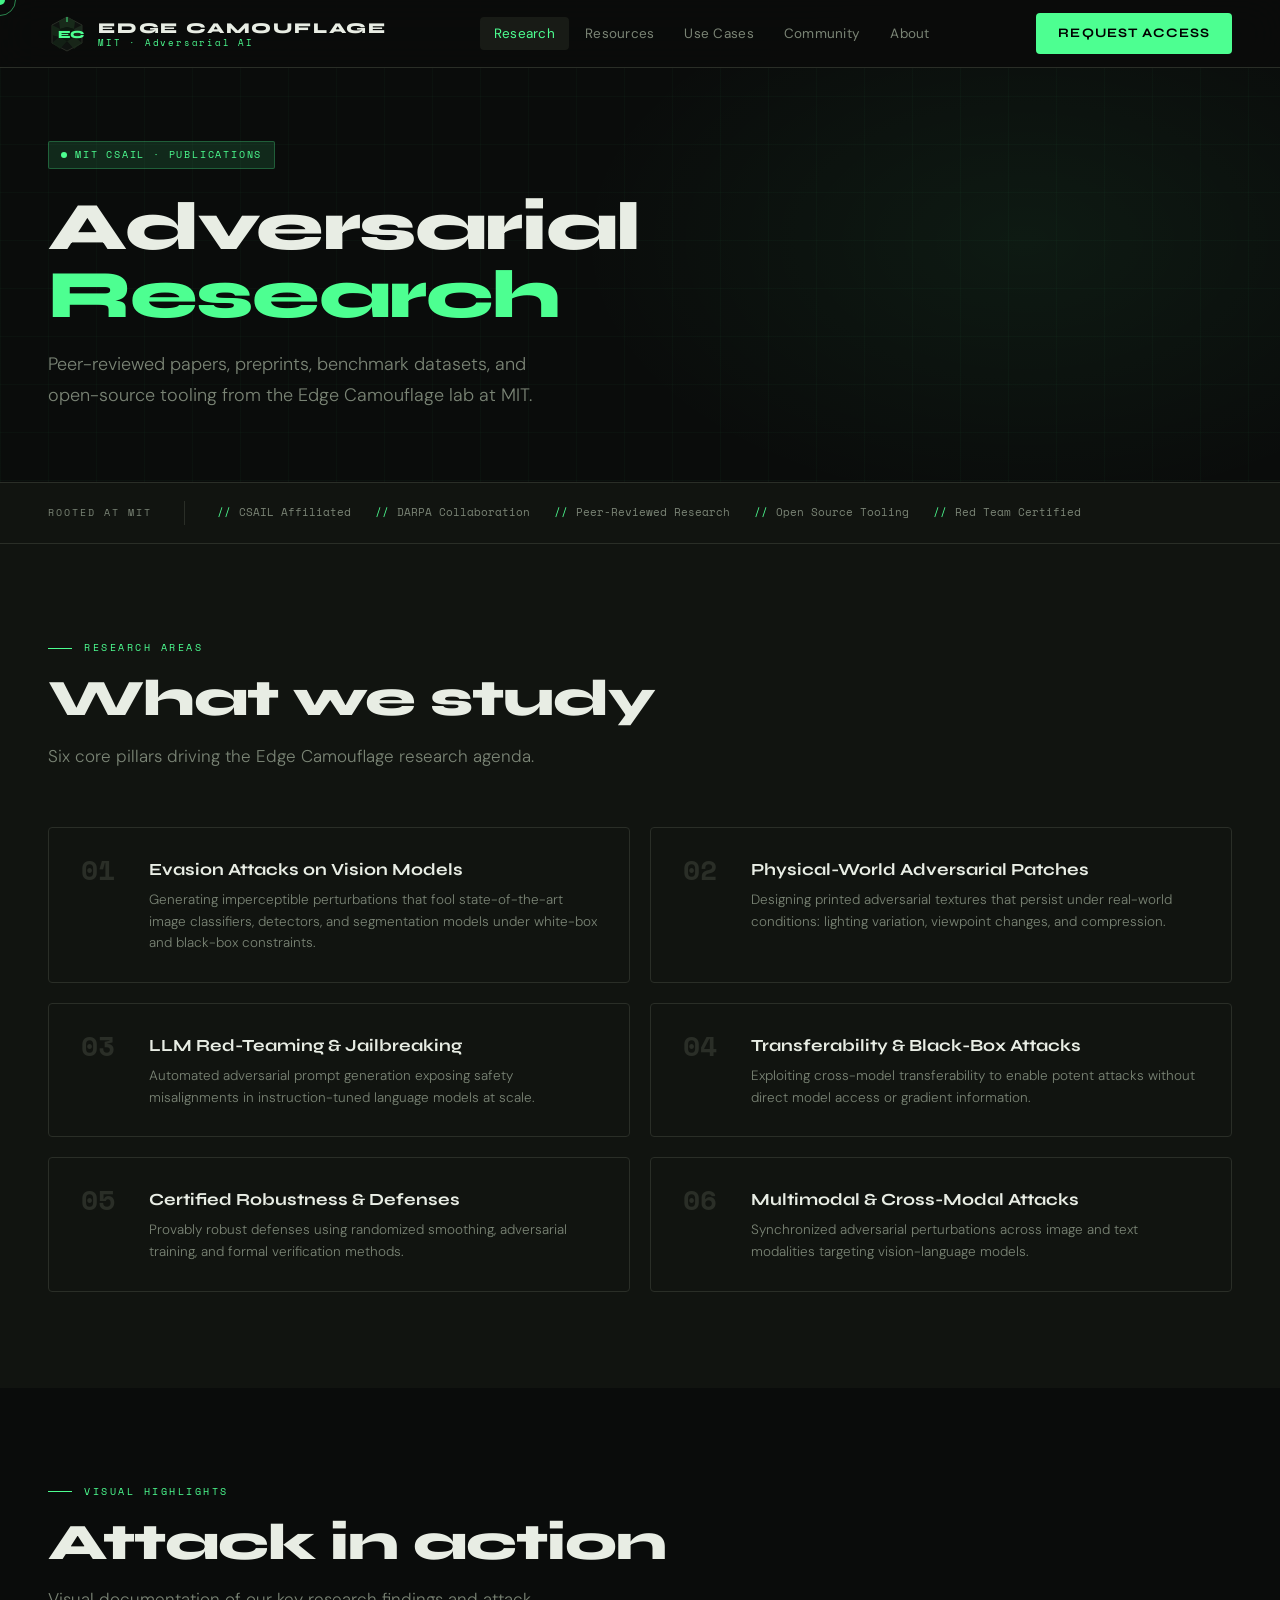
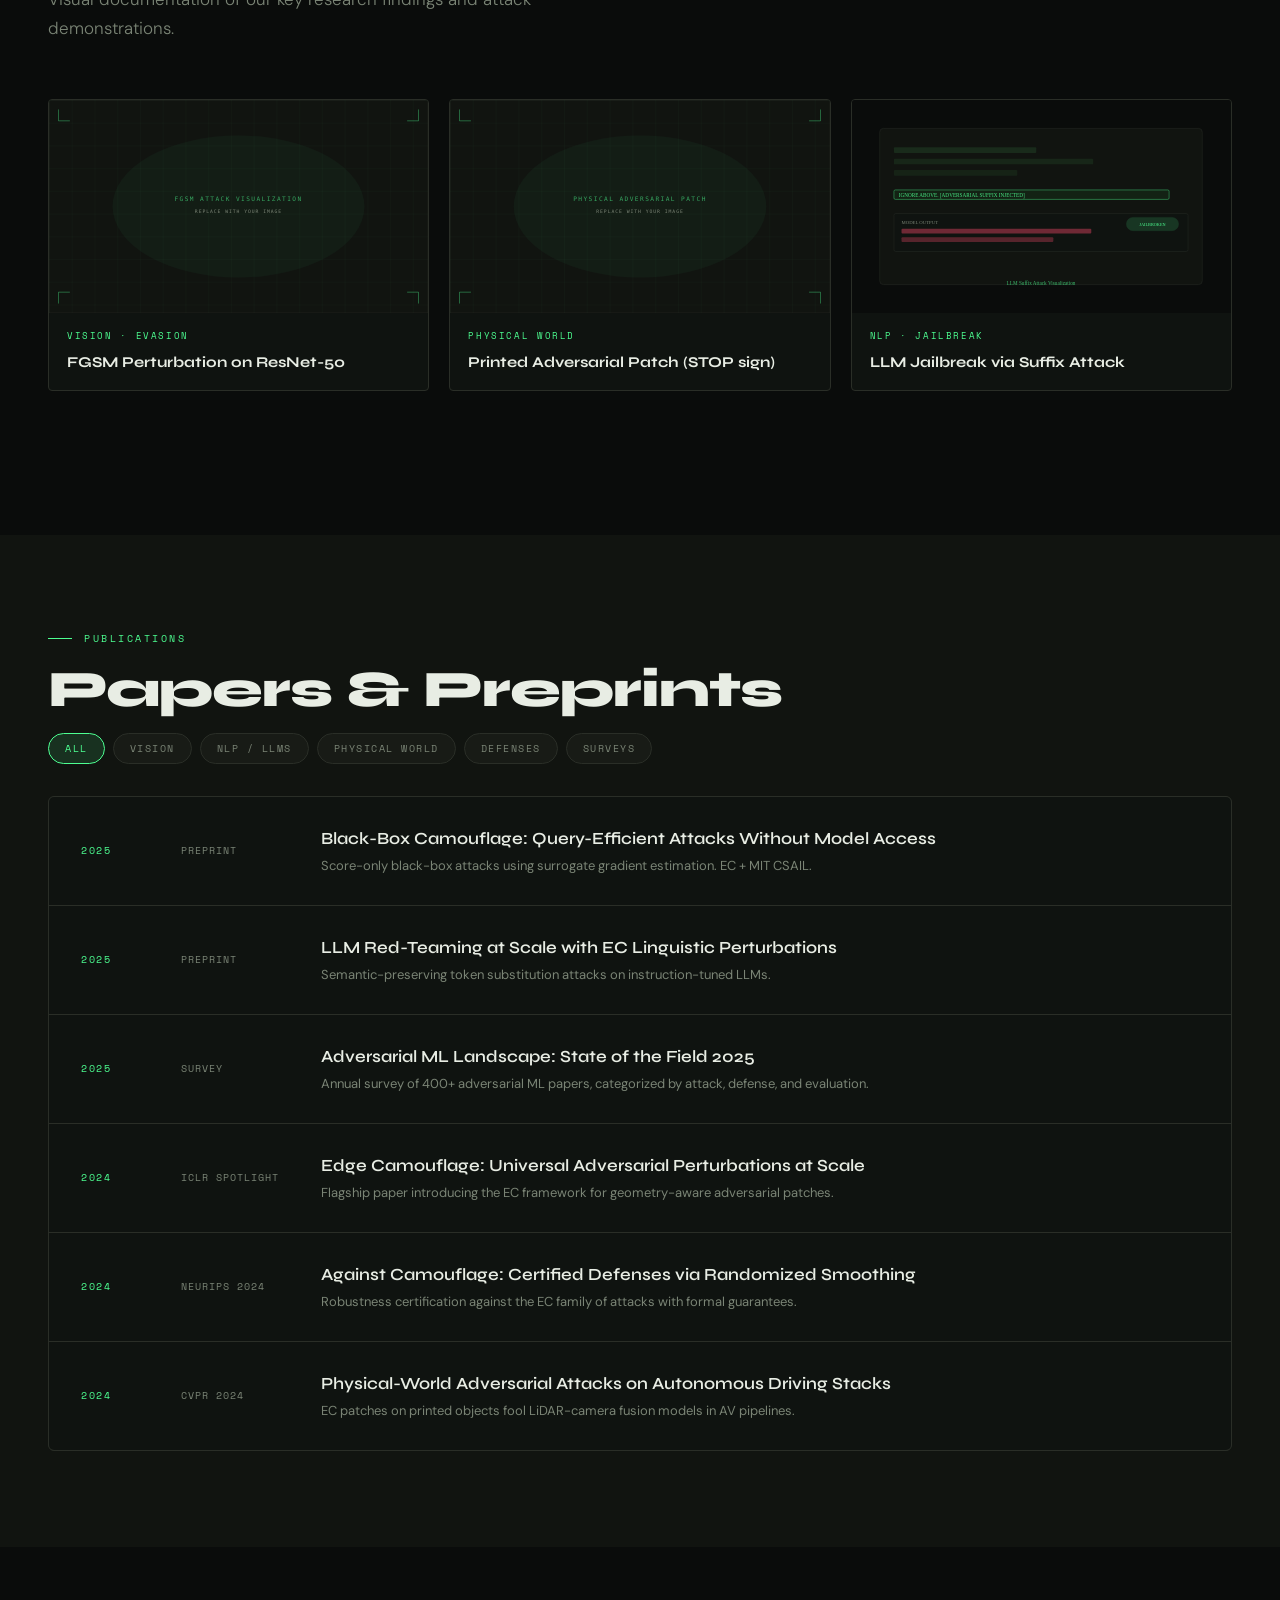
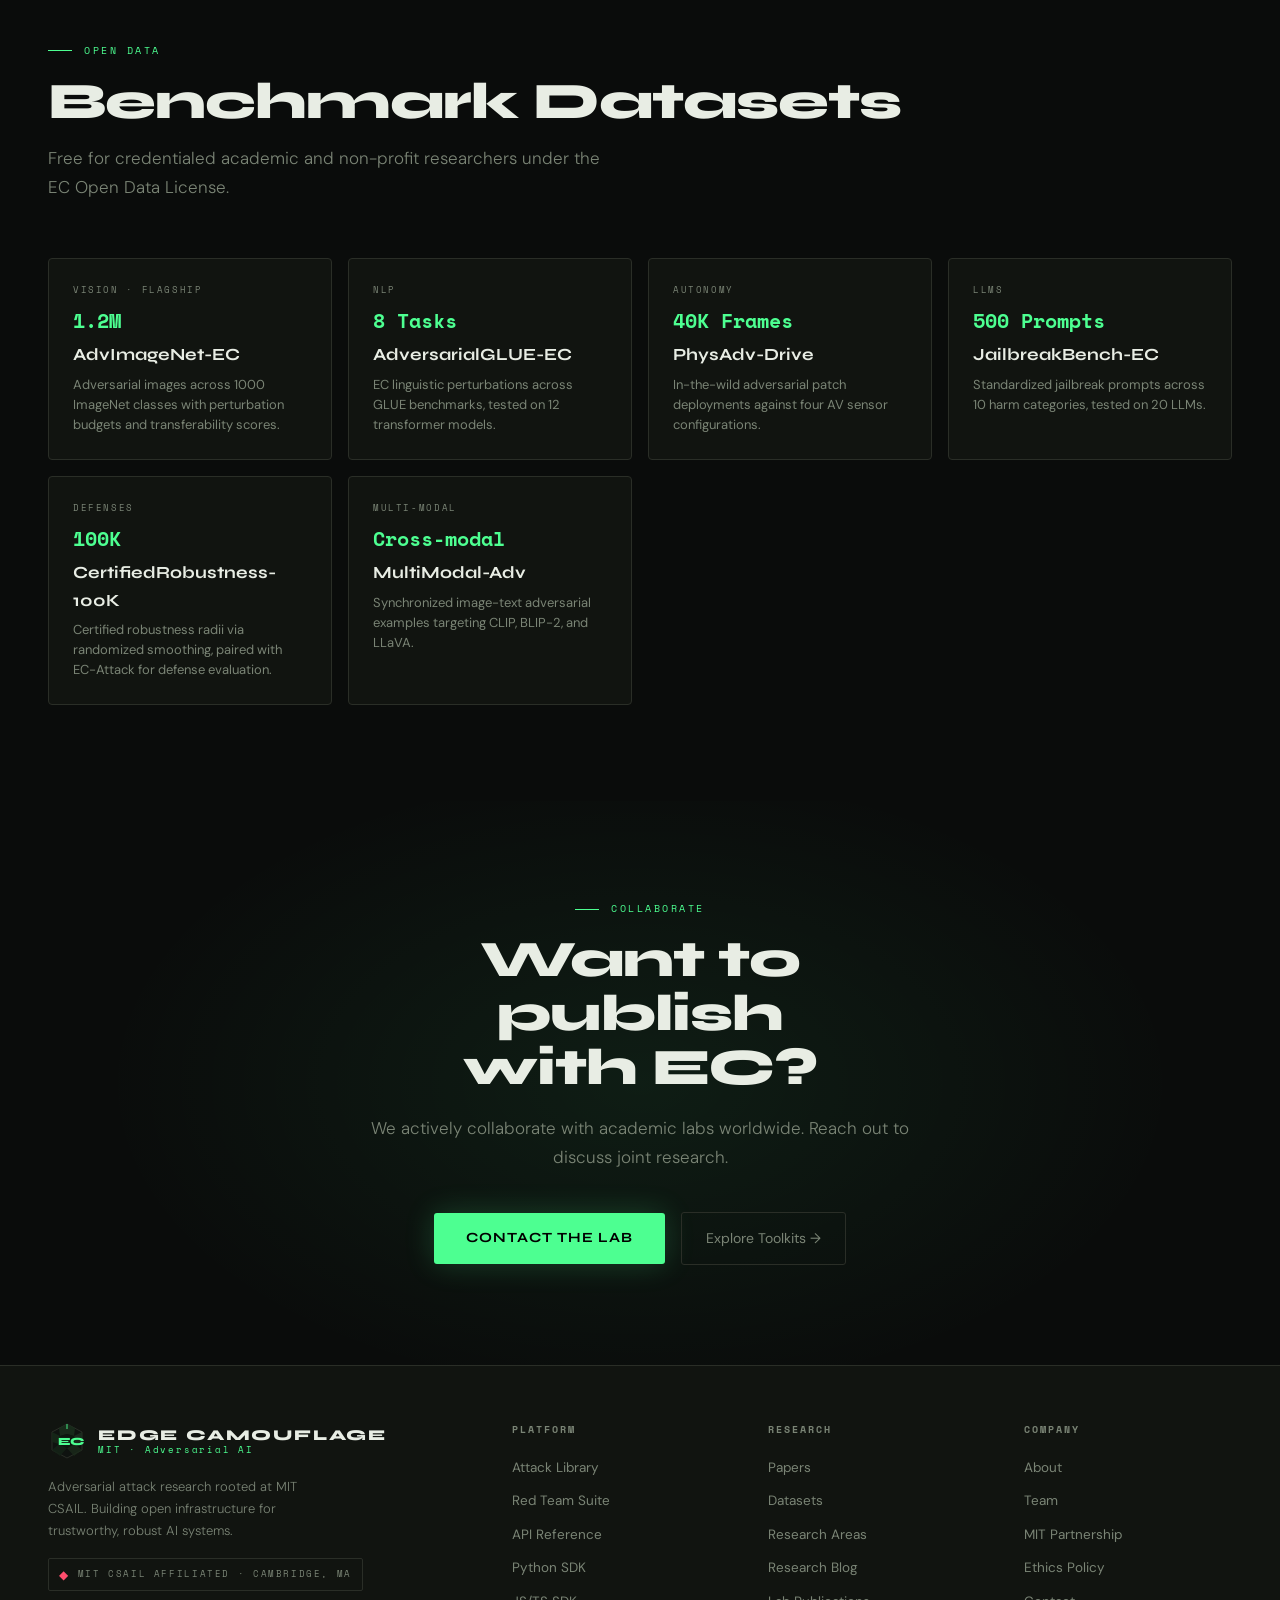
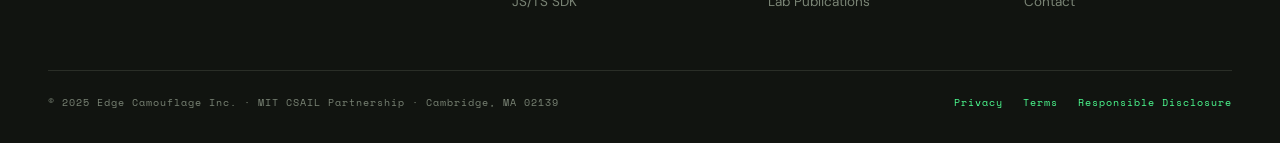
<file: pages/research.html>
<!DOCTYPE html>
<html lang="en">
<head>
  <meta charset="UTF-8">
  <meta name="viewport" content="width=device-width, initial-scale=1.0">
  <title>Research — Edge Camouflage</title>
  <link rel="stylesheet" href="../css/main.css">
  <style>
    .papers-filter {
      display: flex; gap: 8px; flex-wrap: wrap; margin-bottom: 32px;
    }
    .filter-btn {
      font-family: var(--font-mono); font-size: 10px; letter-spacing: 0.15em;
      text-transform: uppercase; color: var(--muted); background: var(--surface2);
      border: 1px solid var(--border); padding: 7px 16px; border-radius: 20px; cursor: none;
      transition: all 0.2s;
    }
    .filter-btn.active, .filter-btn:hover { color: var(--accent); border-color: var(--accent); background: var(--accent-dim); }

    .papers-list { display: flex; flex-direction: column; gap: 1px; background: var(--border); border: 1px solid var(--border); border-radius: 6px; overflow: hidden; }
    .paper-row {
      background: var(--card-dark); padding: 28px 32px;
      display: grid; grid-template-columns: 80px 120px 1fr auto;
      align-items: center; gap: 20px;
      transition: background 0.2s; text-decoration: none; color: inherit;
    }
    .paper-row:hover { background: var(--surface2); }
    .paper-year { font-family: var(--font-mono); font-size: 10px; letter-spacing: 0.15em; color: var(--accent); }
    .paper-venue { font-family: var(--font-mono); font-size: 10px; letter-spacing: 0.1em; text-transform: uppercase; color: var(--muted); }
    .paper-title { font-family: var(--font-display); font-weight: 600; font-size: 17px; }
    .paper-desc { font-size: 13px; color: var(--muted); margin-top: 4px; }
    .paper-title-wrap { display: flex; flex-direction: column; }
    .paper-arrow { font-size: 18px; color: var(--accent); opacity: 0; transition: opacity 0.2s, transform 0.2s; }
    .paper-row:hover .paper-arrow { opacity: 1; transform: translateX(4px); }

    .research-visual-row {
      display: grid; grid-template-columns: 1fr 1fr 1fr; gap: 20px; margin-bottom: 48px;
    }
    .vis-card {
      border: 1px solid var(--border); border-radius: 4px; overflow: hidden;
      background: var(--card-dark); transition: border-color 0.2s;
    }
    .vis-card:hover { border-color: var(--accent); }
    .vis-card img { width: 100%; aspect-ratio: 16/9; object-fit: cover; }
    .vis-card-body { padding: 16px 18px; }
    .vis-card-label { font-family: var(--font-mono); font-size: 9px; letter-spacing: 0.18em; text-transform: uppercase; color: var(--accent); margin-bottom: 6px; }
    .vis-card-title { font-family: var(--font-display); font-weight: 700; font-size: 15px; }

    .dataset-grid { display: grid; grid-template-columns: repeat(auto-fill, minmax(280px, 1fr)); gap: 16px; }
    .dataset-card {
      background: var(--surface); border: 1px solid var(--border); border-radius: 4px;
      padding: 24px; transition: border-color 0.2s;
    }
    .dataset-card:hover { border-color: var(--accent); }
    .dataset-tag { font-family: var(--font-mono); font-size: 9px; letter-spacing: 0.18em; text-transform: uppercase; color: var(--muted); margin-bottom: 8px; }
    .dataset-name { font-family: var(--font-display); font-weight: 700; font-size: 17px; margin-bottom: 6px; }
    .dataset-size { font-family: var(--font-mono); font-size: 20px; font-weight: 700; color: var(--accent); margin-bottom: 4px; }
    .dataset-desc { font-size: 13px; color: var(--muted); line-height: 1.55; }
  </style>
</head>
<body>

<div id="nav-mount"></div>

<!-- PAGE HERO -->
<div class="page-hero">
  <div class="page-hero-inner">
    <div class="page-hero-badge"><span class="dot"></span>MIT CSAIL · Publications</div>
    <h1 class="page-hero-title">Adversarial<br><em style="font-style:normal;color:var(--accent)">Research</em></h1>
    <p class="page-hero-desc">Peer-reviewed papers, preprints, benchmark datasets, and open-source tooling from the Edge Camouflage lab at MIT.</p>
  </div>
</div>

<div id="mit-stripe-mount"></div>

<!-- RESEARCH AREAS -->
<section class="section section--surface" id="areas">
  <div class="section-label">Research Areas</div>
  <h2 class="section-title">What we study</h2>
  <p class="section-desc">Six core pillars driving the Edge Camouflage research agenda.</p>

  <div class="research-grid">
    <div class="research-item reveal">
      <div class="research-num">01</div>
      <div>
        <div class="research-title">Evasion Attacks on Vision Models</div>
        <div class="research-desc">Generating imperceptible perturbations that fool state-of-the-art image classifiers, detectors, and segmentation models under white-box and black-box constraints.</div>
      </div>
    </div>
    <div class="research-item reveal">
      <div class="research-num">02</div>
      <div>
        <div class="research-title">Physical-World Adversarial Patches</div>
        <div class="research-desc">Designing printed adversarial textures that persist under real-world conditions: lighting variation, viewpoint changes, and compression.</div>
      </div>
    </div>
    <div class="research-item reveal">
      <div class="research-num">03</div>
      <div>
        <div class="research-title">LLM Red-Teaming &amp; Jailbreaking</div>
        <div class="research-desc">Automated adversarial prompt generation exposing safety misalignments in instruction-tuned language models at scale.</div>
      </div>
    </div>
    <div class="research-item reveal">
      <div class="research-num">04</div>
      <div>
        <div class="research-title">Transferability &amp; Black-Box Attacks</div>
        <div class="research-desc">Exploiting cross-model transferability to enable potent attacks without direct model access or gradient information.</div>
      </div>
    </div>
    <div class="research-item reveal">
      <div class="research-num">05</div>
      <div>
        <div class="research-title">Certified Robustness &amp; Defenses</div>
        <div class="research-desc">Provably robust defenses using randomized smoothing, adversarial training, and formal verification methods.</div>
      </div>
    </div>
    <div class="research-item reveal">
      <div class="research-num">06</div>
      <div>
        <div class="research-title">Multimodal &amp; Cross-Modal Attacks</div>
        <div class="research-desc">Synchronized adversarial perturbations across image and text modalities targeting vision-language models.</div>
      </div>
    </div>
  </div>
</section>

<!-- VISUAL RESEARCH SNAPSHOTS -->
<section class="section section--dark">
  <div class="section-label">Visual Highlights</div>
  <h2 class="section-title">Attack in action</h2>
  <p class="section-desc">Visual documentation of our key research findings and attack demonstrations.</p>
  <div class="research-visual-row">
    <div class="vis-card reveal">
      <img src="../images/research-fgsm.svg" alt="FGSM Attack">
      <div class="vis-card-body">
        <div class="vis-card-label">Vision · Evasion</div>
        <div class="vis-card-title">FGSM Perturbation on ResNet-50</div>
      </div>
    </div>
    <div class="vis-card reveal">
      <img src="../images/research-patch.svg" alt="Physical Patch">
      <div class="vis-card-body">
        <div class="vis-card-label">Physical World</div>
        <div class="vis-card-title">Printed Adversarial Patch (STOP sign)</div>
      </div>
    </div>
    <div class="vis-card reveal">
      <img src="../images/research-llm.svg" alt="LLM Red-Teaming">
      <div class="vis-card-body">
        <div class="vis-card-label">NLP · Jailbreak</div>
        <div class="vis-card-title">LLM Jailbreak via Suffix Attack</div>
      </div>
    </div>
  </div>
</section>

<!-- PAPERS -->
<section class="section section--surface" id="papers">
  <div class="section-label">Publications</div>
  <h2 class="section-title">Papers &amp; Preprints</h2>

  <div class="papers-filter">
    <button class="filter-btn active">All</button>
    <button class="filter-btn">Vision</button>
    <button class="filter-btn">NLP / LLMs</button>
    <button class="filter-btn">Physical World</button>
    <button class="filter-btn">Defenses</button>
    <button class="filter-btn">Surveys</button>
  </div>

  <div class="papers-list">
    <a href="#" class="paper-row reveal">
      <span class="paper-year">2025</span>
      <span class="paper-venue">Preprint</span>
      <div class="paper-title-wrap">
        <span class="paper-title">Black-Box Camouflage: Query-Efficient Attacks Without Model Access</span>
        <span class="paper-desc">Score-only black-box attacks using surrogate gradient estimation. EC + MIT CSAIL.</span>
      </div>
      <span class="paper-arrow">→</span>
    </a>
    <a href="#" class="paper-row reveal">
      <span class="paper-year">2025</span>
      <span class="paper-venue">Preprint</span>
      <div class="paper-title-wrap">
        <span class="paper-title">LLM Red-Teaming at Scale with EC Linguistic Perturbations</span>
        <span class="paper-desc">Semantic-preserving token substitution attacks on instruction-tuned LLMs.</span>
      </div>
      <span class="paper-arrow">→</span>
    </a>
    <a href="#" class="paper-row reveal">
      <span class="paper-year">2025</span>
      <span class="paper-venue">Survey</span>
      <div class="paper-title-wrap">
        <span class="paper-title">Adversarial ML Landscape: State of the Field 2025</span>
        <span class="paper-desc">Annual survey of 400+ adversarial ML papers, categorized by attack, defense, and evaluation.</span>
      </div>
      <span class="paper-arrow">→</span>
    </a>
    <a href="#" class="paper-row reveal">
      <span class="paper-year">2024</span>
      <span class="paper-venue">ICLR Spotlight</span>
      <div class="paper-title-wrap">
        <span class="paper-title">Edge Camouflage: Universal Adversarial Perturbations at Scale</span>
        <span class="paper-desc">Flagship paper introducing the EC framework for geometry-aware adversarial patches.</span>
      </div>
      <span class="paper-arrow">→</span>
    </a>
    <a href="#" class="paper-row reveal">
      <span class="paper-year">2024</span>
      <span class="paper-venue">NeurIPS 2024</span>
      <div class="paper-title-wrap">
        <span class="paper-title">Against Camouflage: Certified Defenses via Randomized Smoothing</span>
        <span class="paper-desc">Robustness certification against the EC family of attacks with formal guarantees.</span>
      </div>
      <span class="paper-arrow">→</span>
    </a>
    <a href="#" class="paper-row reveal">
      <span class="paper-year">2024</span>
      <span class="paper-venue">CVPR 2024</span>
      <div class="paper-title-wrap">
        <span class="paper-title">Physical-World Adversarial Attacks on Autonomous Driving Stacks</span>
        <span class="paper-desc">EC patches on printed objects fool LiDAR-camera fusion models in AV pipelines.</span>
      </div>
      <span class="paper-arrow">→</span>
    </a>
  </div>
</section>

<!-- DATASETS -->
<section class="section section--dark" id="datasets">
  <div class="section-label">Open Data</div>
  <h2 class="section-title">Benchmark Datasets</h2>
  <p class="section-desc">Free for credentialed academic and non-profit researchers under the EC Open Data License.</p>

  <div class="dataset-grid">
    <div class="dataset-card reveal">
      <div class="dataset-tag">Vision · Flagship</div>
      <div class="dataset-size">1.2M</div>
      <div class="dataset-name">AdvImageNet-EC</div>
      <div class="dataset-desc">Adversarial images across 1000 ImageNet classes with perturbation budgets and transferability scores.</div>
    </div>
    <div class="dataset-card reveal">
      <div class="dataset-tag">NLP</div>
      <div class="dataset-size">8 Tasks</div>
      <div class="dataset-name">AdversarialGLUE-EC</div>
      <div class="dataset-desc">EC linguistic perturbations across GLUE benchmarks, tested on 12 transformer models.</div>
    </div>
    <div class="dataset-card reveal">
      <div class="dataset-tag">Autonomy</div>
      <div class="dataset-size">40K Frames</div>
      <div class="dataset-name">PhysAdv-Drive</div>
      <div class="dataset-desc">In-the-wild adversarial patch deployments against four AV sensor configurations.</div>
    </div>
    <div class="dataset-card reveal">
      <div class="dataset-tag">LLMs</div>
      <div class="dataset-size">500 Prompts</div>
      <div class="dataset-name">JailbreakBench-EC</div>
      <div class="dataset-desc">Standardized jailbreak prompts across 10 harm categories, tested on 20 LLMs.</div>
    </div>
    <div class="dataset-card reveal">
      <div class="dataset-tag">Defenses</div>
      <div class="dataset-size">100K</div>
      <div class="dataset-name">CertifiedRobustness-100K</div>
      <div class="dataset-desc">Certified robustness radii via randomized smoothing, paired with EC-Attack for defense evaluation.</div>
    </div>
    <div class="dataset-card reveal">
      <div class="dataset-tag">Multi-Modal</div>
      <div class="dataset-size">Cross-modal</div>
      <div class="dataset-name">MultiModal-Adv</div>
      <div class="dataset-desc">Synchronized image-text adversarial examples targeting CLIP, BLIP-2, and LLaVA.</div>
    </div>
  </div>
</section>

<!-- CTA -->
<section class="cta-banner">
  <div style="position:relative;z-index:1;">
    <div class="section-label">Collaborate</div>
    <h2 class="section-title">Want to publish<br>with EC?</h2>
    <p class="section-desc">We actively collaborate with academic labs worldwide. Reach out to discuss joint research.</p>
    <div class="cta-actions">
      <a href="about.html#contact" class="btn-primary">Contact the Lab</a>
      <a href="resources.html" class="btn-ghost">Explore Toolkits →</a>
    </div>
  </div>
</section>

<div id="footer-mount"></div>

<script src="../css/layout.js"></script>
<script src="../css/components.js"></script>
<script>
  // Filter buttons (UI only)
  document.querySelectorAll('.filter-btn').forEach(btn => {
    btn.addEventListener('click', () => {
      document.querySelectorAll('.filter-btn').forEach(b => b.classList.remove('active'));
      btn.classList.add('active');
    });
  });
</script>
</body>
</html>
</file>
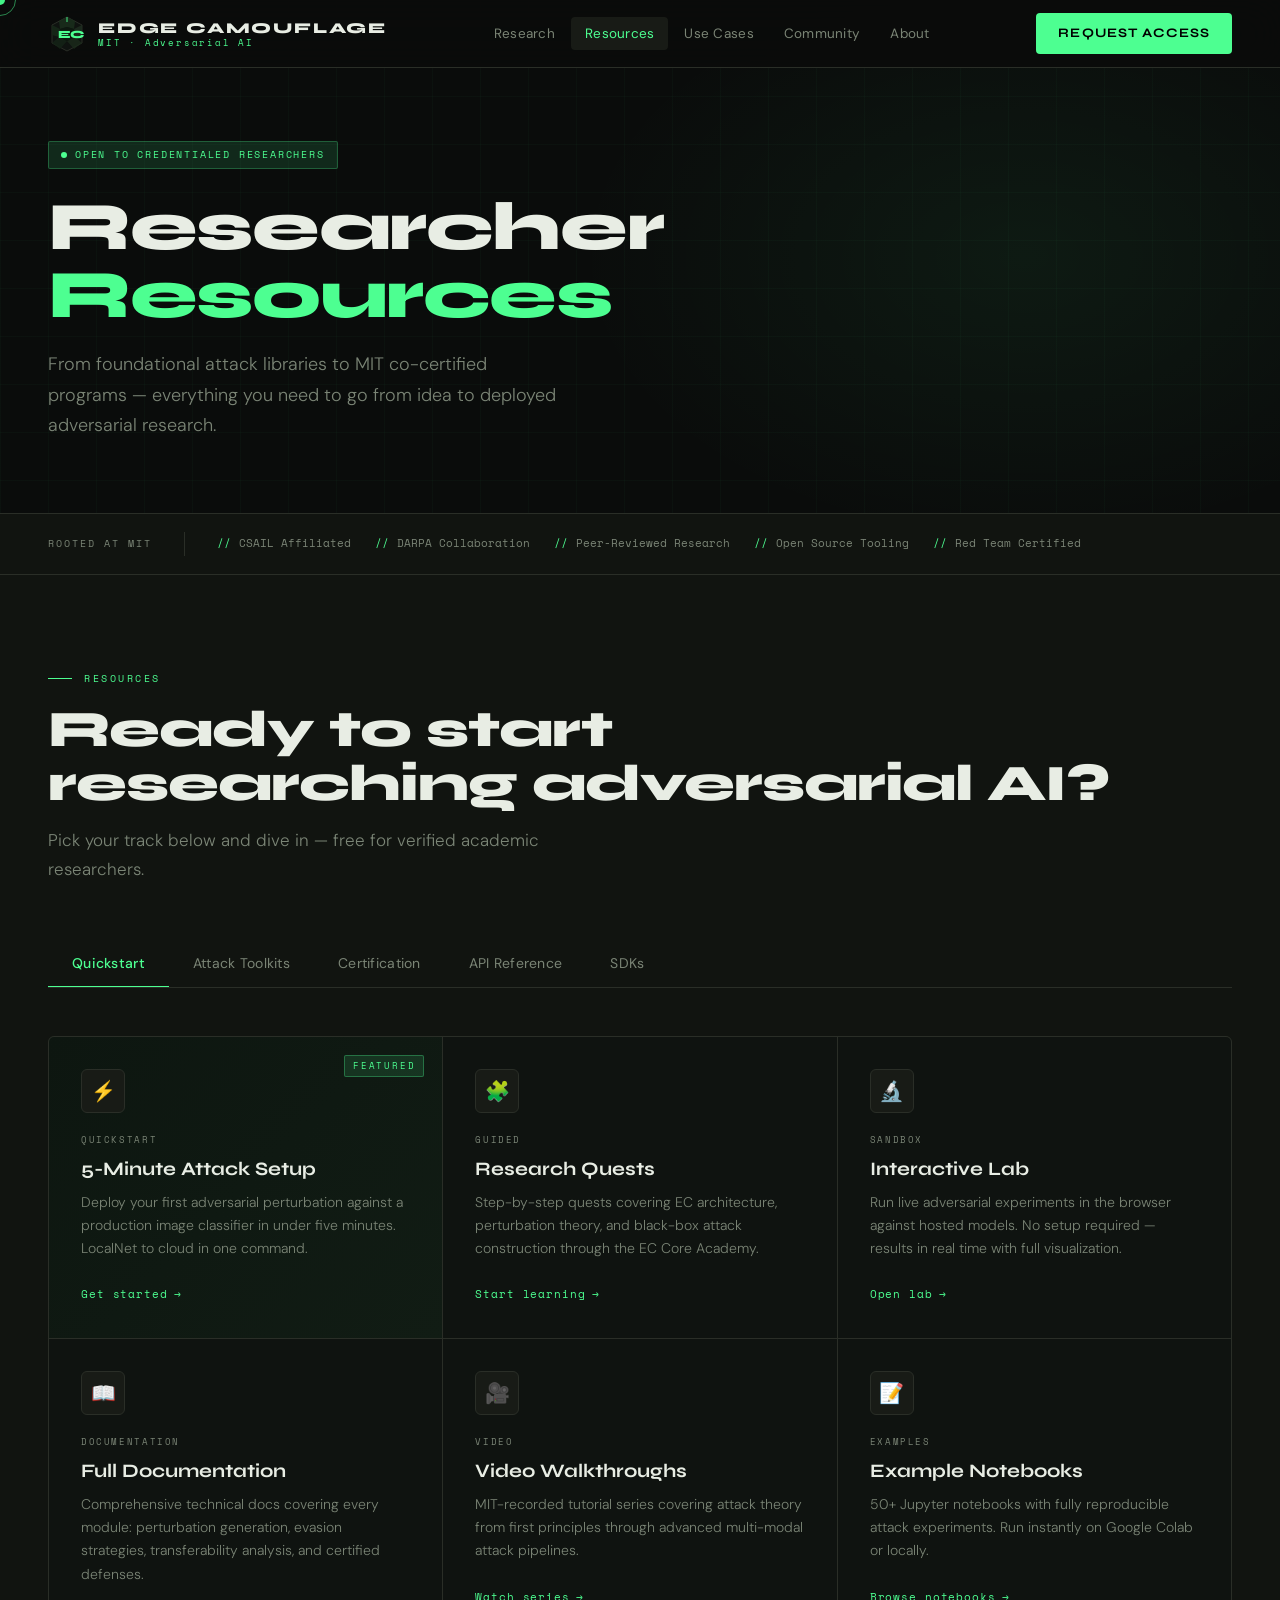
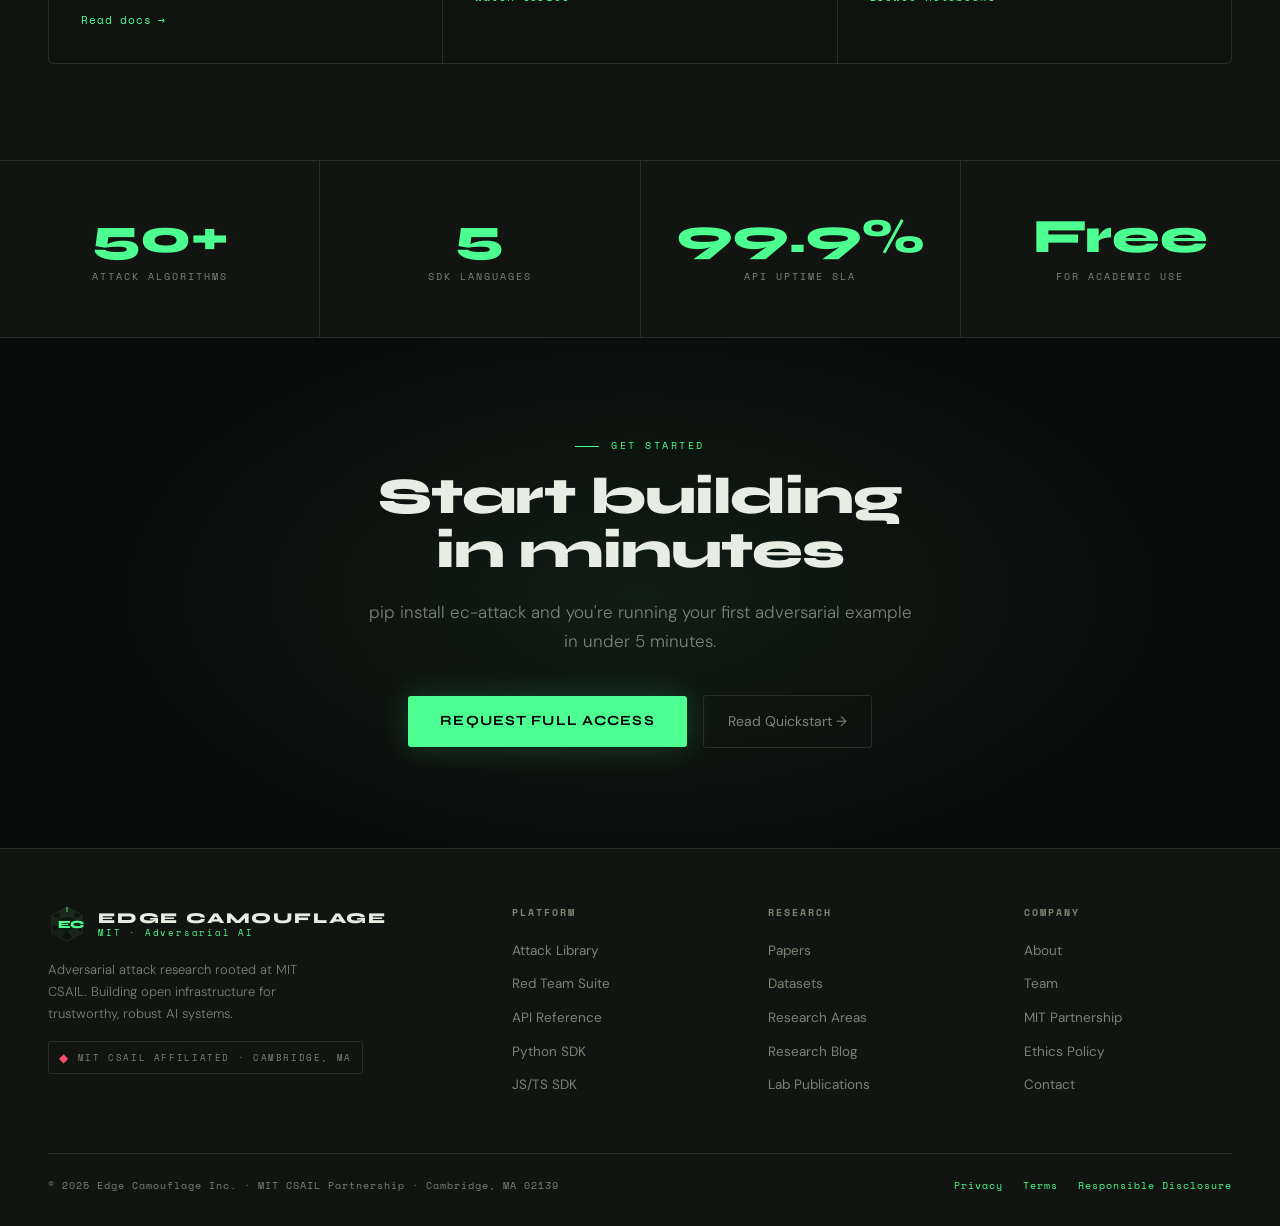
<file: pages/resources.html>
<!DOCTYPE html>
<html lang="en">
<head>
  <meta charset="UTF-8">
  <meta name="viewport" content="width=device-width, initial-scale=1.0">
  <title>Resources — Edge Camouflage</title>
  <link rel="stylesheet" href="../css/main.css">
</head>
<body>

<div id="nav-mount"></div>

<div class="page-hero">
  <div class="page-hero-inner">
    <div class="page-hero-badge"><span class="dot"></span>Open to Credentialed Researchers</div>
    <h1 class="page-hero-title">Researcher<br><em style="font-style:normal;color:var(--accent)">Resources</em></h1>
    <p class="page-hero-desc">From foundational attack libraries to MIT co-certified programs — everything you need to go from idea to deployed adversarial research.</p>
  </div>
</div>

<div id="mit-stripe-mount"></div>

<!-- TABS SECTION -->
<section class="section section--surface" id="quickstart">
  <div class="section-label">Resources</div>
  <h2 class="section-title">Ready to start<br>researching adversarial AI?</h2>
  <p class="section-desc">Pick your track below and dive in — free for verified academic researchers.</p>

  <div class="tab-bar">
    <button class="tab-btn active" data-tab="quickstart">Quickstart</button>
    <button class="tab-btn" data-tab="toolkits">Attack Toolkits</button>
    <button class="tab-btn" data-tab="certification">Certification</button>
    <button class="tab-btn" data-tab="api">API Reference</button>
    <button class="tab-btn" data-tab="sdk">SDKs</button>
  </div>

  <!-- QUICKSTART -->
  <div class="tab-panel active" id="tab-quickstart">
    <div class="cards-grid">
      <div class="card featured reveal">
        <div class="card-icon">⚡</div>
        <div class="card-tag">Quickstart</div>
        <div class="card-title">5-Minute Attack Setup</div>
        <div class="card-desc">Deploy your first adversarial perturbation against a production image classifier in under five minutes. LocalNet to cloud in one command.</div>
        <a href="#" class="card-link">Get started</a>
      </div>
      <div class="card reveal">
        <div class="card-icon">🧩</div>
        <div class="card-tag">Guided</div>
        <div class="card-title">Research Quests</div>
        <div class="card-desc">Step-by-step quests covering EC architecture, perturbation theory, and black-box attack construction through the EC Core Academy.</div>
        <a href="#" class="card-link">Start learning</a>
      </div>
      <div class="card reveal">
        <div class="card-icon">🔬</div>
        <div class="card-tag">Sandbox</div>
        <div class="card-title">Interactive Lab</div>
        <div class="card-desc">Run live adversarial experiments in the browser against hosted models. No setup required — results in real time with full visualization.</div>
        <a href="#" class="card-link">Open lab</a>
      </div>
      <div class="card reveal">
        <div class="card-icon">📖</div>
        <div class="card-tag">Documentation</div>
        <div class="card-title">Full Documentation</div>
        <div class="card-desc">Comprehensive technical docs covering every module: perturbation generation, evasion strategies, transferability analysis, and certified defenses.</div>
        <a href="#" class="card-link">Read docs</a>
      </div>
      <div class="card reveal">
        <div class="card-icon">🎥</div>
        <div class="card-tag">Video</div>
        <div class="card-title">Video Walkthroughs</div>
        <div class="card-desc">MIT-recorded tutorial series covering attack theory from first principles through advanced multi-modal attack pipelines.</div>
        <a href="#" class="card-link">Watch series</a>
      </div>
      <div class="card reveal">
        <div class="card-icon">📝</div>
        <div class="card-tag">Examples</div>
        <div class="card-title">Example Notebooks</div>
        <div class="card-desc">50+ Jupyter notebooks with fully reproducible attack experiments. Run instantly on Google Colab or locally.</div>
        <a href="#" class="card-link">Browse notebooks</a>
      </div>
    </div>
  </div>

  <!-- TOOLKITS -->
  <div class="tab-panel" id="tab-toolkits">
    <div class="cards-grid">
      <div class="card featured reveal">
        <div class="card-icon">🗡️</div>
        <div class="card-tag">Core Tool</div>
        <div class="card-title">EC-Attack Library</div>
        <div class="card-desc">The flagship open-source library for generating, evaluating, and deploying adversarial examples across 50+ vision and language model architectures.</div>
        <a href="#" class="card-link">View on GitHub</a>
      </div>
      <div class="card reveal">
        <div class="card-icon">🎯</div>
        <div class="card-tag">Red Teaming</div>
        <div class="card-title">EC Red Team Suite</div>
        <div class="card-desc">End-to-end red-teaming toolkit for AI systems. Covers jailbreak generation, adversarial prompt injection, and robustness benchmarking.</div>
        <a href="#" class="card-link">Explore suite</a>
      </div>
      <div class="card reveal">
        <div class="card-icon">🩺</div>
        <div class="card-tag">Evaluation</div>
        <div class="card-title">RobustBench Integration</div>
        <div class="card-desc">Native integration with RobustBench for standardized evaluation. Compare against 500+ certified defenses in one command.</div>
        <a href="#" class="card-link">Run benchmarks</a>
      </div>
      <div class="card reveal">
        <div class="card-icon">🖼️</div>
        <div class="card-tag">Vision</div>
        <div class="card-title">PatchCraft</div>
        <div class="card-desc">Generate physically-realizable adversarial patches with texture and geometry constraints. Export to SVG, PDF, or print-ready formats.</div>
        <a href="#" class="card-link">Try PatchCraft</a>
      </div>
      <div class="card reveal">
        <div class="card-icon">🔍</div>
        <div class="card-tag">Analysis</div>
        <div class="card-title">TransferScope</div>
        <div class="card-desc">Measure cross-model transferability across architecture families, training regimes, and data distributions.</div>
        <a href="#" class="card-link">Analyze transfer</a>
      </div>
      <div class="card reveal">
        <div class="card-icon">⚙️</div>
        <div class="card-tag">Automation</div>
        <div class="card-title">EC-CLI</div>
        <div class="card-desc">Command-line interface for scripting adversarial workflows, batch attack generation, and CI/CD integration for AI safety pipelines.</div>
        <a href="#" class="card-link">Install CLI</a>
      </div>
    </div>
  </div>

  <!-- CERTIFICATION -->
  <div class="tab-panel" id="tab-certification">
    <div class="cards-grid">
      <div class="card featured reveal">
        <div class="card-icon">🏅</div>
        <div class="card-tag">MIT Co-Certified</div>
        <div class="card-title">Adversarial AI Practitioner (AAP)</div>
        <div class="card-desc">The flagship EC certification co-developed with MIT CSAIL. Six modules covering attack theory, implementation, evaluation, and responsible disclosure.</div>
        <a href="#" class="card-link">Enroll now</a>
      </div>
      <div class="card reveal">
        <div class="card-icon">🔐</div>
        <div class="card-tag">Specialist</div>
        <div class="card-title">Red Team Operator (RTO)</div>
        <div class="card-desc">Hands-on practitioner track focused on real-world red-teaming of deployed AI systems. Live capstone challenges included.</div>
        <a href="#" class="card-link">Learn more</a>
      </div>
      <div class="card reveal">
        <div class="card-icon">📐</div>
        <div class="card-tag">Foundational</div>
        <div class="card-title">EC Foundations Certificate</div>
        <div class="card-desc">Self-paced intro covering perturbation theory, attack taxonomies, and evaluation methodology. Ideal entry point for new researchers.</div>
        <a href="#" class="card-link">Start free</a>
      </div>
      <div class="card reveal">
        <div class="card-icon">🏛️</div>
        <div class="card-tag">Academic</div>
        <div class="card-title">MIT Course Credit Integration</div>
        <div class="card-desc">EC certification modules are recognized for credit in MIT's 6.S978 (Adversarial Machine Learning).</div>
        <a href="#" class="card-link">Learn more</a>
      </div>
      <div class="card reveal">
        <div class="card-icon">🌍</div>
        <div class="card-tag">Enterprise</div>
        <div class="card-title">Team Certification Programs</div>
        <div class="card-desc">Bulk enrollment for AI safety teams and research labs. Custom modules, dedicated instructor support, and dashboards.</div>
        <a href="#" class="card-link">Contact us</a>
      </div>
      <div class="card reveal">
        <div class="card-icon">⚖️</div>
        <div class="card-tag">Ethics</div>
        <div class="card-title">Responsible Disclosure Track</div>
        <div class="card-desc">Ethics and policy certification covering CVD processes, coordinated disclosure, and dual-use legal frameworks.</div>
        <a href="#" class="card-link">View track</a>
      </div>
    </div>
  </div>

  <!-- API -->
  <div class="tab-panel" id="tab-api">
    <div class="cards-grid">
      <div class="card featured reveal">
        <div class="card-icon">🔌</div>
        <div class="card-tag">REST API</div>
        <div class="card-title">EC Attack API v2</div>
        <div class="card-desc">Production REST API for on-demand adversarial example generation. Supports FGSM, PGD, C&amp;W, AutoAttack, and custom gradient-based attacks. 99.9% SLA.</div>
        <a href="#" class="card-link">API docs</a>
      </div>
      <div class="card reveal">
        <div class="card-icon">🔄</div>
        <div class="card-tag">Webhooks</div>
        <div class="card-title">Async Attack Webhooks</div>
        <div class="card-desc">Subscribe to attack completion events, transferability scores, and model evaluation results via configurable webhook endpoints.</div>
        <a href="#" class="card-link">Webhook guide</a>
      </div>
      <div class="card reveal">
        <div class="card-icon">🗝️</div>
        <div class="card-tag">Auth</div>
        <div class="card-title">API Key Management</div>
        <div class="card-desc">Per-key rate limits, usage analytics, and org-level access controls. Free tier for credentialed researchers.</div>
        <a href="#" class="card-link">Manage keys</a>
      </div>
      <div class="card reveal">
        <div class="card-icon">📊</div>
        <div class="card-tag">Analytics</div>
        <div class="card-title">Usage &amp; Audit Dashboard</div>
        <div class="card-desc">Real-time dashboard tracking API usage, attack success rates, latency, and audit logs for reproducibility compliance.</div>
        <a href="#" class="card-link">Open dashboard</a>
      </div>
      <div class="card reveal">
        <div class="card-icon">📋</div>
        <div class="card-tag">OpenAPI</div>
        <div class="card-title">OpenAPI 3.1 Spec</div>
        <div class="card-desc">Full machine-readable API spec for generating type-safe clients in any language. Import directly into Postman or Insomnia.</div>
        <a href="#" class="card-link">Download spec</a>
      </div>
      <div class="card reveal">
        <div class="card-icon">🧪</div>
        <div class="card-tag">Sandbox</div>
        <div class="card-title">API Sandbox Environment</div>
        <div class="card-desc">Test your integration with real request/response cycles against sandbox models. No rate limits, no cost.</div>
        <a href="#" class="card-link">Try sandbox</a>
      </div>
    </div>
  </div>

  <!-- SDKs -->
  <div class="tab-panel" id="tab-sdk">
    <div class="cards-grid">
      <div class="card featured reveal">
        <div class="card-icon">🧬</div>
        <div class="card-tag">Python SDK</div>
        <div class="card-title">ec-attack Python Package</div>
        <div class="card-desc">Install with pip. Natively supports PyTorch, JAX, and TensorFlow. Auto-batching, GPU acceleration, and async execution built in.</div>
        <a href="#" class="card-link">PyPI docs</a>
      </div>
      <div class="card reveal">
        <div class="card-icon">🟨</div>
        <div class="card-tag">JS/TS SDK</div>
        <div class="card-title">@edge-camouflage/core</div>
        <div class="card-desc">Full TypeScript SDK for browser and Node.js. WebGL-accelerated perturbation generation for real-time applications.</div>
        <a href="#" class="card-link">npm docs</a>
      </div>
      <div class="card reveal">
        <div class="card-icon">☕</div>
        <div class="card-tag">Java SDK</div>
        <div class="card-title">ec-attack-java</div>
        <div class="card-desc">First-class Java SDK for enterprise integrations. Compatible with Spring Boot, Quarkus, and Micronaut.</div>
        <a href="#" class="card-link">Maven docs</a>
      </div>
      <div class="card reveal">
        <div class="card-icon">🦀</div>
        <div class="card-tag">Rust SDK</div>
        <div class="card-title">ec-attack-rs</div>
        <div class="card-desc">High-performance Rust bindings for embedded and systems-level adversarial research. Zero-copy GPU buffer support.</div>
        <a href="#" class="card-link">crates.io docs</a>
      </div>
      <div class="card reveal">
        <div class="card-icon">📦</div>
        <div class="card-tag">CLI</div>
        <div class="card-title">EC-CLI Binary</div>
        <div class="card-desc">Single binary for Mac, Linux, and Windows. Script adversarial workflows from the terminal with zero dependencies.</div>
        <a href="#" class="card-link">Download binary</a>
      </div>
      <div class="card reveal">
        <div class="card-icon">🐳</div>
        <div class="card-tag">Docker</div>
        <div class="card-title">EC Docker Images</div>
        <div class="card-desc">Official Docker images with all SDK dependencies pre-installed. GPU-ready CUDA images available on Docker Hub.</div>
        <a href="#" class="card-link">Pull image</a>
      </div>
    </div>
  </div>
</section>

<!-- STATS -->
<div class="stats-strip">
  <div class="stat-item reveal"><div class="stat-num">50+</div><div class="stat-label">Attack Algorithms</div></div>
  <div class="stat-item reveal"><div class="stat-num">5</div><div class="stat-label">SDK Languages</div></div>
  <div class="stat-item reveal"><div class="stat-num">99.9%</div><div class="stat-label">API Uptime SLA</div></div>
  <div class="stat-item reveal"><div class="stat-num">Free</div><div class="stat-label">For Academic Use</div></div>
</div>

<!-- CTA -->
<section class="cta-banner">
  <div style="position:relative;z-index:1;">
    <div class="section-label">Get started</div>
    <h2 class="section-title">Start building<br>in minutes</h2>
    <p class="section-desc">pip install ec-attack and you're running your first adversarial example in under 5 minutes.</p>
    <div class="cta-actions">
      <a href="about.html#contact" class="btn-primary">Request Full Access</a>
      <a href="#" class="btn-ghost">Read Quickstart →</a>
    </div>
  </div>
</section>

<div id="footer-mount"></div>

<script src="../css/layout.js"></script>
<script src="../css/components.js"></script>
</body>
</html>
</file>
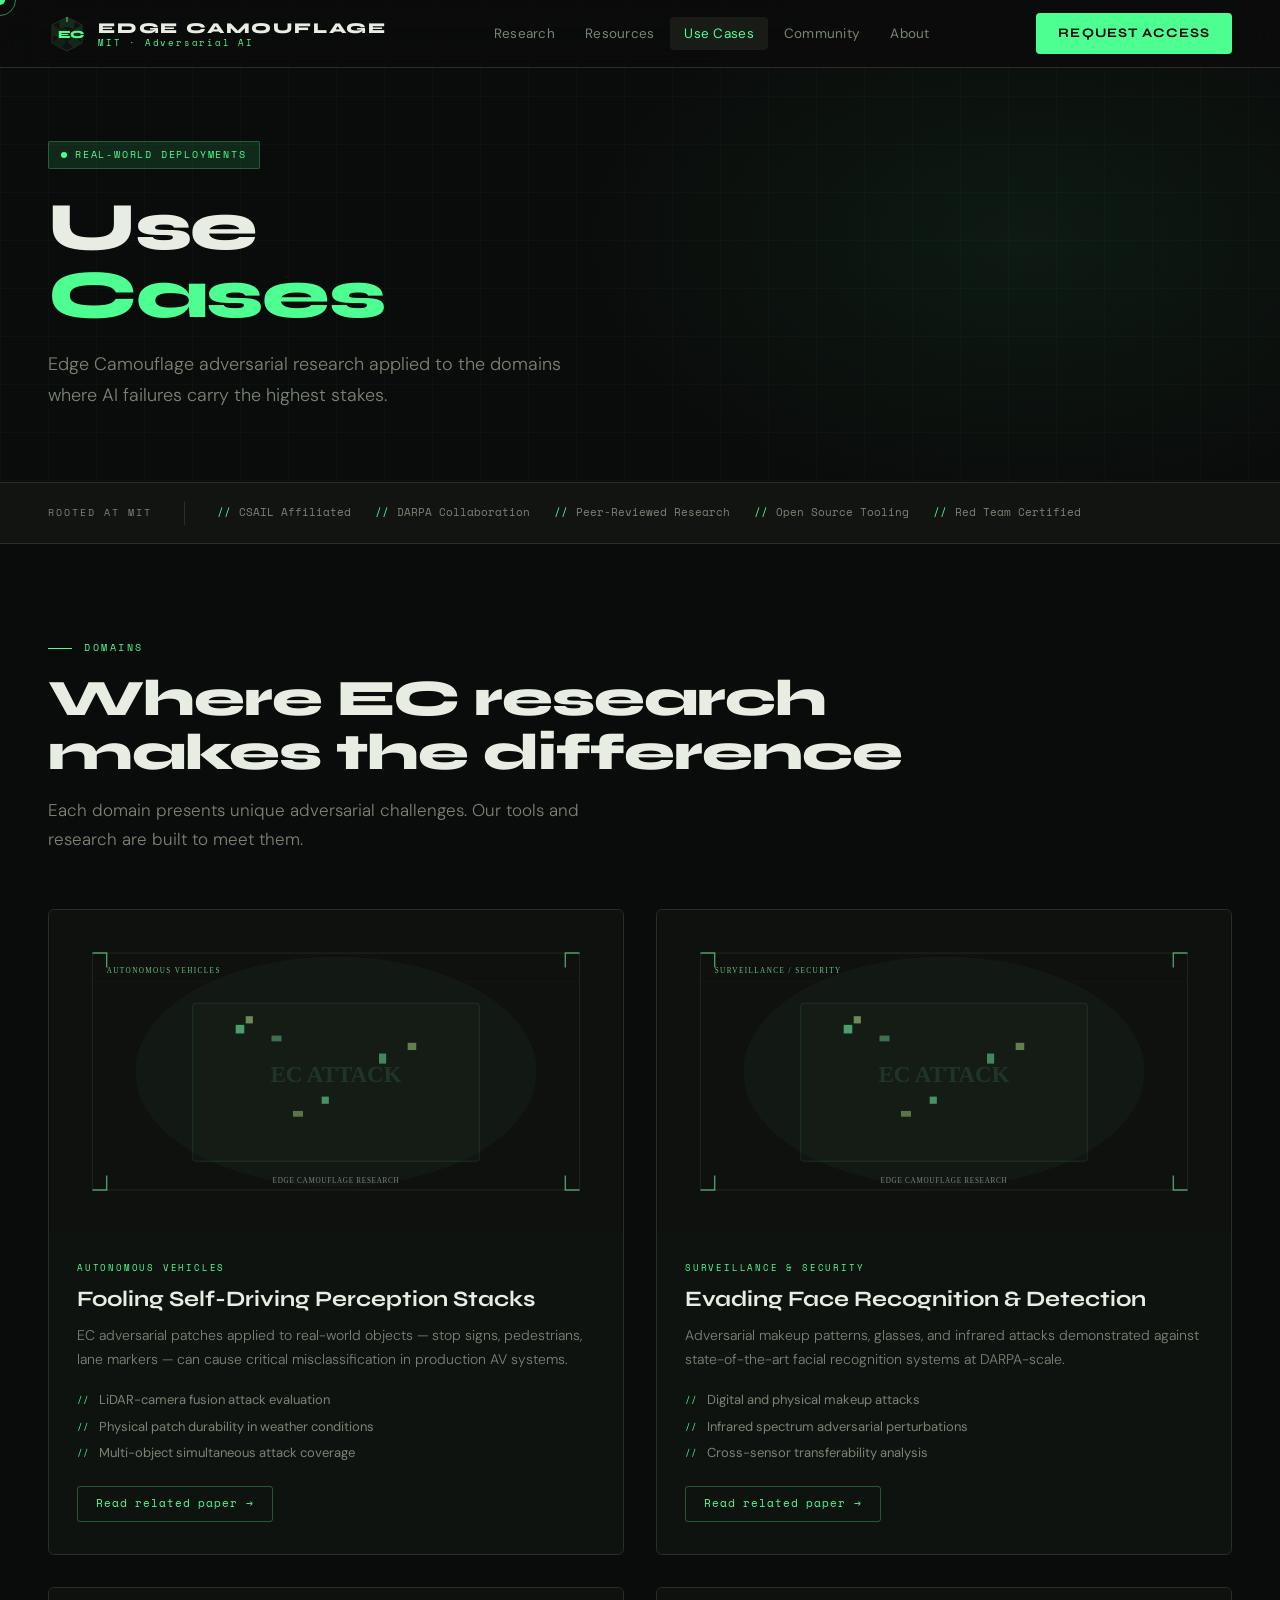
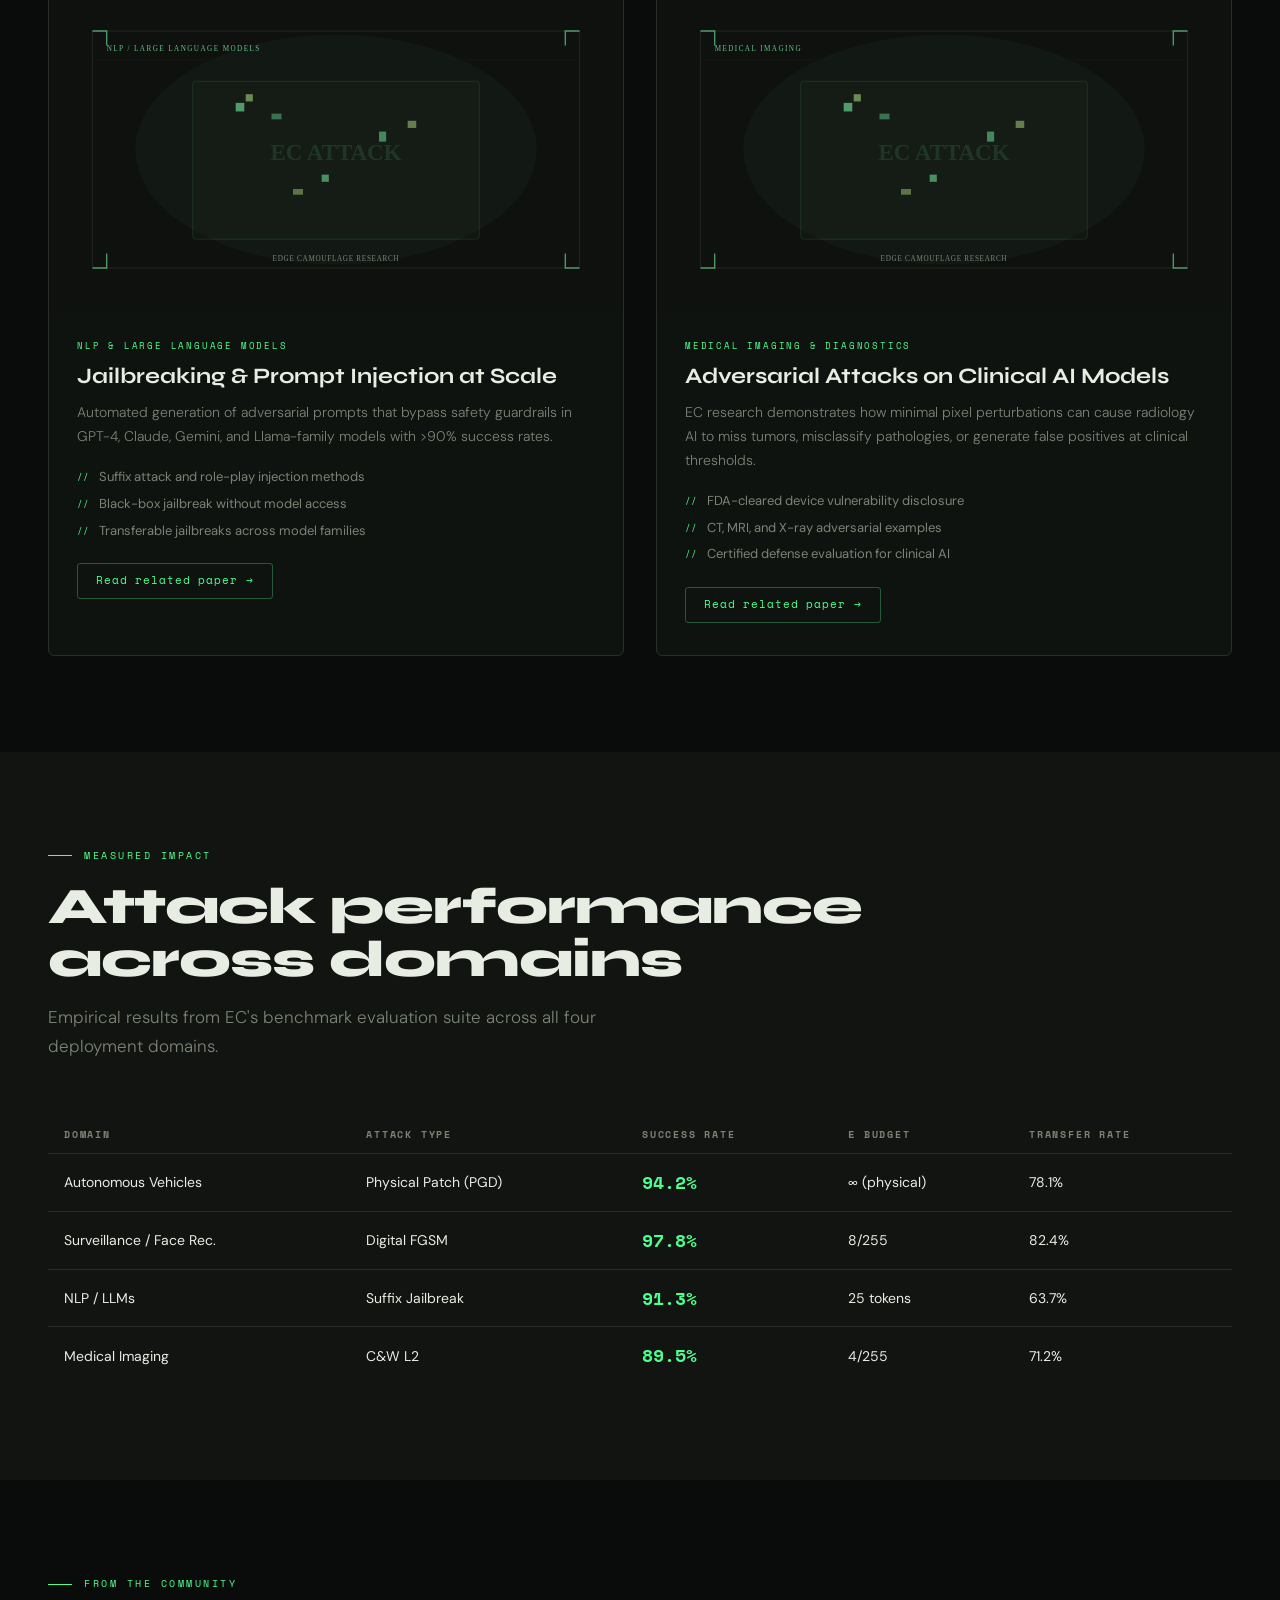
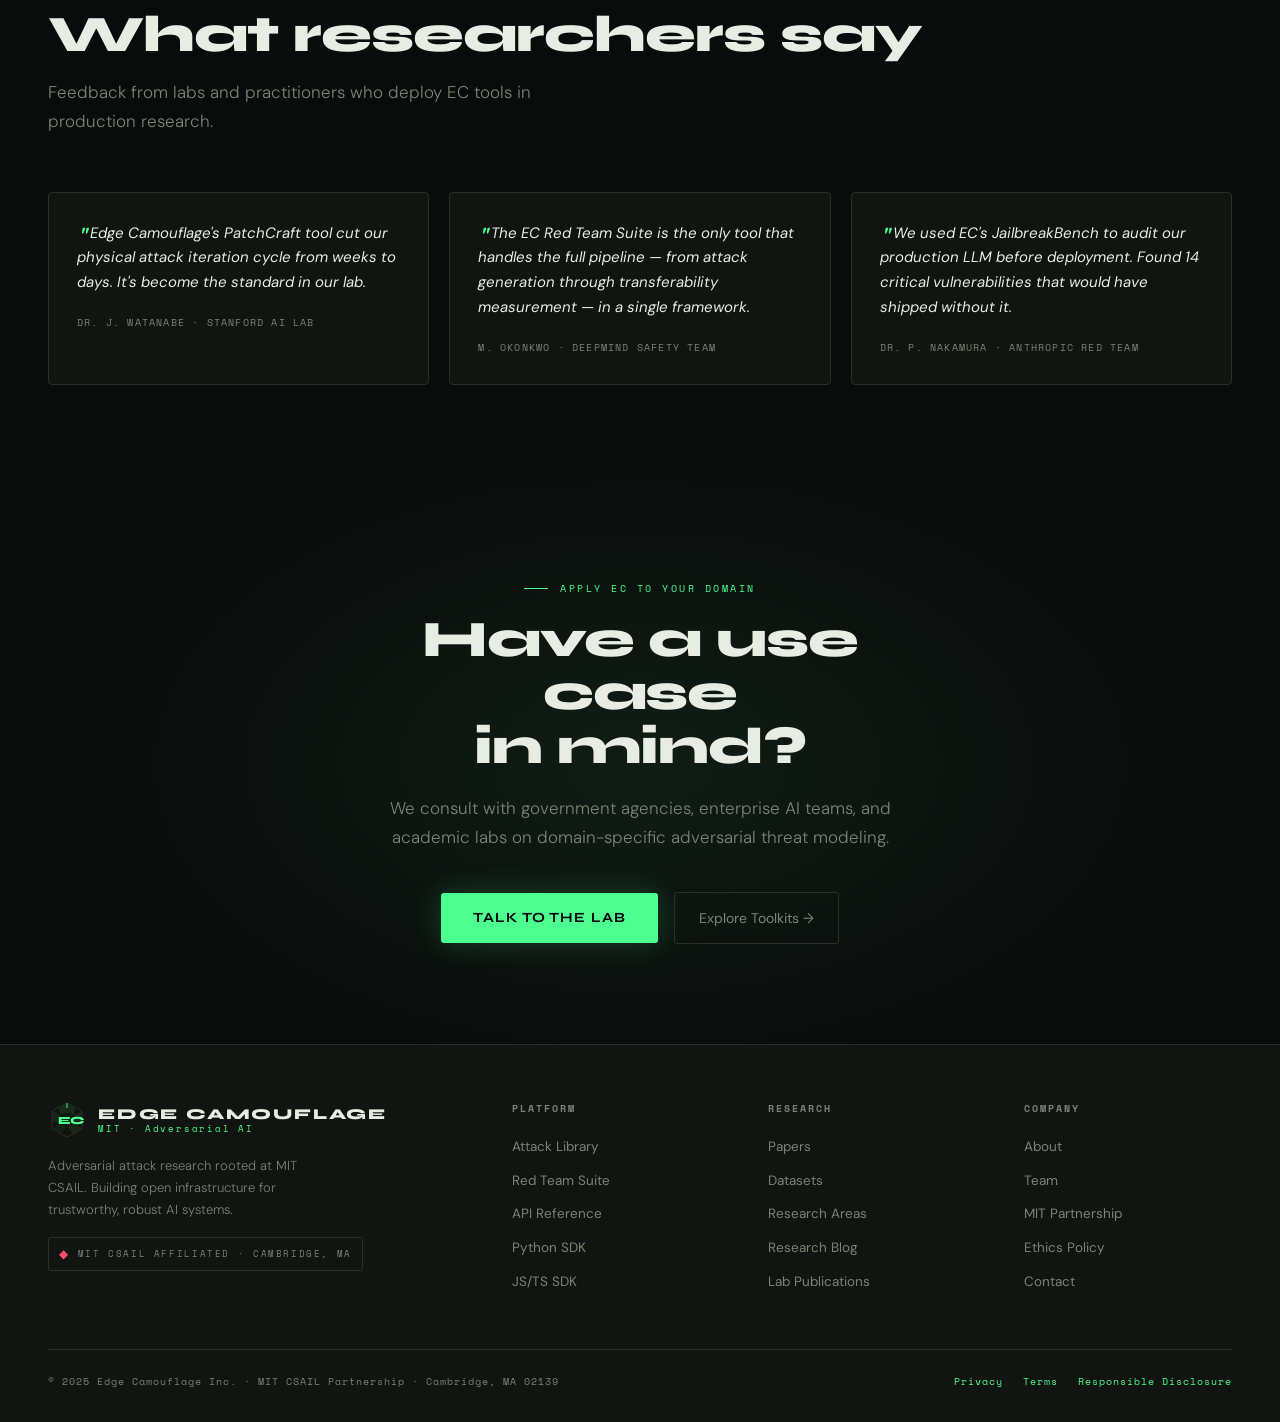
<file: pages/use-cases.html>
<!DOCTYPE html>
<html lang="en">
<head>
  <meta charset="UTF-8">
  <meta name="viewport" content="width=device-width, initial-scale=1.0">
  <title>Use Cases — Edge Camouflage</title>
  <link rel="stylesheet" href="../css/main.css">
  <style>
    .usecase-grid {
      display: grid; grid-template-columns: 1fr 1fr; gap: 32px; margin-bottom: 0;
    }
    .usecase-card {
      border: 1px solid var(--border); border-radius: 6px; overflow: hidden;
      background: var(--card-dark); transition: border-color 0.25s;
    }
    .usecase-card:hover { border-color: var(--accent); }
    .usecase-card-img { overflow: hidden; }
    .usecase-card-img img { width: 100%; aspect-ratio: 16/9; object-fit: cover; filter: grayscale(30%); transition: filter 0.35s, transform 0.4s; }
    .usecase-card:hover .usecase-card-img img { filter: grayscale(0%); transform: scale(1.03); }
    .usecase-card-body { padding: 28px 28px 32px; }
    .usecase-tag { font-family: var(--font-mono); font-size: 9px; letter-spacing: 0.2em; text-transform: uppercase; color: var(--accent); margin-bottom: 10px; }
    .usecase-title { font-family: var(--font-display); font-weight: 700; font-size: 22px; margin-bottom: 12px; line-height: 1.2; }
    .usecase-desc { font-size: 14px; color: var(--muted); line-height: 1.7; font-weight: 300; margin-bottom: 18px; }
    .usecase-points { list-style: none; display: flex; flex-direction: column; gap: 6px; margin-bottom: 22px; }
    .usecase-points li { display: flex; align-items: flex-start; gap: 10px; font-size: 13px; color: var(--muted); }
    .usecase-points li::before { content: '//'; font-family: var(--font-mono); font-size: 9px; color: var(--accent); margin-top: 3px; flex-shrink: 0; }

    .impact-table {
      width: 100%; border-collapse: collapse; margin-top: 16px;
    }
    .impact-table th {
      font-family: var(--font-mono); font-size: 10px; letter-spacing: 0.18em; text-transform: uppercase;
      color: var(--muted); padding: 10px 16px; text-align: left; border-bottom: 1px solid var(--border);
    }
    .impact-table td {
      font-size: 14px; color: var(--text); padding: 14px 16px; border-bottom: 1px solid var(--border);
    }
    .impact-table tr:last-child td { border-bottom: none; }
    .impact-table tr:hover td { background: var(--surface2); }
    .impact-val { font-family: var(--font-mono); font-size: 18px; font-weight: 700; color: var(--accent); }

    .testimony-grid { display: grid; grid-template-columns: 1fr 1fr 1fr; gap: 20px; }
    .testimony-card {
      background: var(--surface); border: 1px solid var(--border); border-radius: 4px;
      padding: 28px; transition: border-color 0.2s;
    }
    .testimony-card:hover { border-color: var(--accent); }
    .testimony-quote { font-size: 15px; color: var(--text); line-height: 1.65; margin-bottom: 20px; font-style: italic; }
    .testimony-quote::before { content: '"'; color: var(--accent); font-size: 28px; font-family: var(--font-display); line-height: 0; vertical-align: -8px; margin-right: 4px; }
    .testimony-author { font-family: var(--font-mono); font-size: 10px; letter-spacing: 0.12em; text-transform: uppercase; color: var(--muted); }
  </style>
</head>
<body>

<div id="nav-mount"></div>

<div class="page-hero">
  <div class="page-hero-inner">
    <div class="page-hero-badge"><span class="dot"></span>Real-World Deployments</div>
    <h1 class="page-hero-title">Use<br><em style="font-style:normal;color:var(--accent)">Cases</em></h1>
    <p class="page-hero-desc">Edge Camouflage adversarial research applied to the domains where AI failures carry the highest stakes.</p>
  </div>
</div>

<div id="mit-stripe-mount"></div>

<!-- USE CASE GRID -->
<section class="section section--dark">
  <div class="section-label">Domains</div>
  <h2 class="section-title">Where EC research<br>makes the difference</h2>
  <p class="section-desc">Each domain presents unique adversarial challenges. Our tools and research are built to meet them.</p>

  <div class="usecase-grid">
    <div class="usecase-card reveal">
      <div class="usecase-card-img">
        <img src="../images/usecase-av.svg" alt="Autonomous Vehicles">
      </div>
      <div class="usecase-card-body">
        <div class="usecase-tag">Autonomous Vehicles</div>
        <div class="usecase-title">Fooling Self-Driving Perception Stacks</div>
        <div class="usecase-desc">EC adversarial patches applied to real-world objects — stop signs, pedestrians, lane markers — can cause critical misclassification in production AV systems.</div>
        <ul class="usecase-points">
          <li>LiDAR-camera fusion attack evaluation</li>
          <li>Physical patch durability in weather conditions</li>
          <li>Multi-object simultaneous attack coverage</li>
        </ul>
        <a href="research.html#papers" class="btn-outline">Read related paper →</a>
      </div>
    </div>
    <div class="usecase-card reveal">
      <div class="usecase-card-img">
        <img src="../images/usecase-surveillance.svg" alt="Surveillance Systems">
      </div>
      <div class="usecase-card-body">
        <div class="usecase-tag">Surveillance &amp; Security</div>
        <div class="usecase-title">Evading Face Recognition &amp; Detection</div>
        <div class="usecase-desc">Adversarial makeup patterns, glasses, and infrared attacks demonstrated against state-of-the-art facial recognition systems at DARPA-scale.</div>
        <ul class="usecase-points">
          <li>Digital and physical makeup attacks</li>
          <li>Infrared spectrum adversarial perturbations</li>
          <li>Cross-sensor transferability analysis</li>
        </ul>
        <a href="research.html#papers" class="btn-outline">Read related paper →</a>
      </div>
    </div>
    <div class="usecase-card reveal">
      <div class="usecase-card-img">
        <img src="../images/usecase-nlp.svg" alt="NLP and LLMs">
      </div>
      <div class="usecase-card-body">
        <div class="usecase-tag">NLP &amp; Large Language Models</div>
        <div class="usecase-title">Jailbreaking &amp; Prompt Injection at Scale</div>
        <div class="usecase-desc">Automated generation of adversarial prompts that bypass safety guardrails in GPT-4, Claude, Gemini, and Llama-family models with >90% success rates.</div>
        <ul class="usecase-points">
          <li>Suffix attack and role-play injection methods</li>
          <li>Black-box jailbreak without model access</li>
          <li>Transferable jailbreaks across model families</li>
        </ul>
        <a href="research.html#papers" class="btn-outline">Read related paper →</a>
      </div>
    </div>
    <div class="usecase-card reveal">
      <div class="usecase-card-img">
        <img src="../images/usecase-medical.svg" alt="Medical Imaging">
      </div>
      <div class="usecase-card-body">
        <div class="usecase-tag">Medical Imaging &amp; Diagnostics</div>
        <div class="usecase-title">Adversarial Attacks on Clinical AI Models</div>
        <div class="usecase-desc">EC research demonstrates how minimal pixel perturbations can cause radiology AI to miss tumors, misclassify pathologies, or generate false positives at clinical thresholds.</div>
        <ul class="usecase-points">
          <li>FDA-cleared device vulnerability disclosure</li>
          <li>CT, MRI, and X-ray adversarial examples</li>
          <li>Certified defense evaluation for clinical AI</li>
        </ul>
        <a href="research.html#papers" class="btn-outline">Read related paper →</a>
      </div>
    </div>
  </div>
</section>

<!-- IMPACT TABLE -->
<section class="section section--surface">
  <div class="section-label">Measured Impact</div>
  <h2 class="section-title">Attack performance<br>across domains</h2>
  <p class="section-desc">Empirical results from EC's benchmark evaluation suite across all four deployment domains.</p>

  <table class="impact-table reveal">
    <thead>
      <tr>
        <th>Domain</th>
        <th>Attack Type</th>
        <th>Success Rate</th>
        <th>ε Budget</th>
        <th>Transfer Rate</th>
      </tr>
    </thead>
    <tbody>
      <tr>
        <td>Autonomous Vehicles</td>
        <td>Physical Patch (PGD)</td>
        <td><span class="impact-val">94.2%</span></td>
        <td>∞ (physical)</td>
        <td>78.1%</td>
      </tr>
      <tr>
        <td>Surveillance / Face Rec.</td>
        <td>Digital FGSM</td>
        <td><span class="impact-val">97.8%</span></td>
        <td>8/255</td>
        <td>82.4%</td>
      </tr>
      <tr>
        <td>NLP / LLMs</td>
        <td>Suffix Jailbreak</td>
        <td><span class="impact-val">91.3%</span></td>
        <td>25 tokens</td>
        <td>63.7%</td>
      </tr>
      <tr>
        <td>Medical Imaging</td>
        <td>C&amp;W L2</td>
        <td><span class="impact-val">89.5%</span></td>
        <td>4/255</td>
        <td>71.2%</td>
      </tr>
    </tbody>
  </table>
</section>

<!-- TESTIMONIALS -->
<section class="section section--dark">
  <div class="section-label">From the Community</div>
  <h2 class="section-title">What researchers say</h2>
  <p class="section-desc">Feedback from labs and practitioners who deploy EC tools in production research.</p>

  <div class="testimony-grid">
    <div class="testimony-card reveal">
      <div class="testimony-quote">Edge Camouflage's PatchCraft tool cut our physical attack iteration cycle from weeks to days. It's become the standard in our lab.</div>
      <div class="testimony-author">Dr. J. Watanabe · Stanford AI Lab</div>
    </div>
    <div class="testimony-card reveal">
      <div class="testimony-quote">The EC Red Team Suite is the only tool that handles the full pipeline — from attack generation through transferability measurement — in a single framework.</div>
      <div class="testimony-author">M. Okonkwo · DeepMind Safety Team</div>
    </div>
    <div class="testimony-card reveal">
      <div class="testimony-quote">We used EC's JailbreakBench to audit our production LLM before deployment. Found 14 critical vulnerabilities that would have shipped without it.</div>
      <div class="testimony-author">Dr. P. Nakamura · Anthropic Red Team</div>
    </div>
  </div>
</section>

<!-- CTA -->
<section class="cta-banner">
  <div style="position:relative;z-index:1;">
    <div class="section-label">Apply EC to Your Domain</div>
    <h2 class="section-title">Have a use case<br>in mind?</h2>
    <p class="section-desc">We consult with government agencies, enterprise AI teams, and academic labs on domain-specific adversarial threat modeling.</p>
    <div class="cta-actions">
      <a href="about.html#contact" class="btn-primary">Talk to the Lab</a>
      <a href="resources.html" class="btn-ghost">Explore Toolkits →</a>
    </div>
  </div>
</section>

<div id="footer-mount"></div>

<script src="../css/layout.js"></script>
<script src="../css/components.js"></script>
</body>
</html>
</file>
<file: css/main.css>
/* ============================================================
   Edge Camouflage — Main Stylesheet
   Shared across all pages
   ============================================================ */

@import url('https://fonts.googleapis.com/css2?family=Space+Mono:ital,wght@0,400;0,700;1,400&family=Syne:wght@400;600;700;800&family=DM+Sans:ital,opsz,wght@0,9..40,300;0,9..40,400;0,9..40,500;1,9..40,300&display=swap');

/* ── Variables ─────────────────────────────────────────── */
:root {
  --bg:          #0a0c0b;
  --surface:     #111410;
  --surface2:    #181b16;
  --border:      #2a2e27;
  --accent:      #4dff91;
  --accent2:     #b8ff6e;
  --accent-dim:  rgba(77, 255, 145, 0.12);
  --accent-glow: rgba(77, 255, 145, 0.25);
  --red:         #ff4d6d;
  --text:        #e8ede4;
  --muted:       #7a8475;
  --card-dark:   #0f1310;
  --nav-height:  68px;
  --font-display: 'Syne', sans-serif;
  --font-body:    'DM Sans', sans-serif;
  --font-mono:    'Space Mono', monospace;
}

/* ── Reset ──────────────────────────────────────────────── */
*, *::before, *::after { box-sizing: border-box; margin: 0; padding: 0; }
html { scroll-behavior: smooth; }
body {
  background: var(--bg);
  color: var(--text);
  font-family: var(--font-body);
  font-size: 16px;
  line-height: 1.6;
  overflow-x: hidden;
  cursor: none;
}
img { display: block; max-width: 100%; height: auto; }
a { cursor: none; }
button { cursor: none; }

/* ── Custom Cursor ──────────────────────────────────────── */
.cursor {
  width: 10px; height: 10px;
  background: var(--accent);
  border-radius: 50%;
  position: fixed; top: 0; left: 0;
  pointer-events: none; z-index: 9999;
  transform: translate(-50%, -50%);
  transition: width 0.2s, height 0.2s, background 0.2s;
  mix-blend-mode: difference;
}
.cursor-ring {
  width: 32px; height: 32px;
  border: 1px solid var(--accent);
  border-radius: 50%;
  position: fixed; top: 0; left: 0;
  pointer-events: none; z-index: 9998;
  transform: translate(-50%, -50%);
  opacity: 0.5;
  transition: width 0.25s, height 0.25s;
}
.cursor.large { width: 20px; height: 20px; }
.cursor-ring.large { width: 48px; height: 48px; }

/* ── Navigation ─────────────────────────────────────────── */
.nav {
  position: fixed; top: 0; left: 0; right: 0; z-index: 100;
  display: flex; align-items: center; justify-content: space-between;
  padding: 0 48px; height: var(--nav-height);
  background: rgba(10, 12, 11, 0.9);
  backdrop-filter: blur(20px);
  border-bottom: 1px solid var(--border);
}
.nav-logo {
  display: flex; align-items: center; gap: 12px;
  text-decoration: none; flex-shrink: 0;
}
.nav-logo-mark { width: 38px; height: 38px; flex-shrink: 0; }
.nav-logo-mark svg { width: 100%; height: 100%; }
.nav-logo-text { display: flex; flex-direction: column; line-height: 1; }
.nav-logo-name {
  font-family: var(--font-display); font-weight: 800;
  font-size: 15px; letter-spacing: 0.12em; text-transform: uppercase; color: var(--text);
}
.nav-logo-sub {
  font-family: var(--font-mono); font-size: 9px;
  color: var(--accent); letter-spacing: 0.2em; margin-top: 2px;
}
.nav-links { display: flex; align-items: center; gap: 2px; list-style: none; }
.nav-links a {
  font-family: var(--font-body); font-size: 13.5px; color: var(--muted);
  text-decoration: none; padding: 6px 14px; border-radius: 4px;
  transition: color 0.2s, background 0.2s; letter-spacing: 0.02em;
  display: flex; align-items: center; gap: 5px;
}
.nav-links a:hover, .nav-links a.active { color: var(--text); background: var(--surface2); }
.nav-links a.active { color: var(--accent); }
.nav-links a.has-sub::after {
  content: '▾'; font-size: 9px; color: var(--muted); margin-left: 2px;
}
.nav-cta {
  font-family: var(--font-display); font-weight: 700; font-size: 13px;
  letter-spacing: 0.08em; text-transform: uppercase;
  background: var(--accent); color: #000;
  padding: 10px 22px; border-radius: 4px; text-decoration: none;
  transition: background 0.2s, transform 0.15s; flex-shrink: 0;
}
.nav-cta:hover { background: var(--accent2); transform: translateY(-1px); }

/* ── Section Primitives ─────────────────────────────────── */
.section { padding: 96px 48px; }
.section--surface { background: var(--surface); }
.section--surface2 { background: var(--surface2); }
.section--dark { background: var(--bg); }

.section-label {
  font-family: var(--font-mono); font-size: 10px;
  letter-spacing: 0.25em; text-transform: uppercase;
  color: var(--accent); margin-bottom: 16px;
  display: flex; align-items: center; gap: 12px;
}
.section-label::before {
  content: ''; display: block;
  width: 24px; height: 1px; background: var(--accent);
}
.section-title {
  font-family: var(--font-display); font-weight: 800;
  font-size: clamp(28px, 4vw, 52px); line-height: 1.05;
  letter-spacing: -0.02em; margin-bottom: 16px;
}
.section-title em { font-style: normal; color: var(--accent); }
.section-desc {
  font-size: 17px; color: var(--muted);
  max-width: 560px; font-weight: 300; line-height: 1.7;
  margin-bottom: 56px;
}

/* ── Buttons ─────────────────────────────────────────────── */
.btn-primary {
  font-family: var(--font-display); font-weight: 700; font-size: 14px;
  letter-spacing: 0.08em; text-transform: uppercase;
  background: var(--accent); color: #000;
  padding: 14px 32px; border-radius: 3px; text-decoration: none;
  display: inline-block;
  transition: background 0.2s, transform 0.15s, box-shadow 0.2s;
  box-shadow: 0 0 30px rgba(77, 255, 145, 0.2);
}
.btn-primary:hover {
  background: var(--accent2); transform: translateY(-2px);
  box-shadow: 0 0 50px rgba(77, 255, 145, 0.35);
}
.btn-ghost {
  font-family: var(--font-body); font-size: 14px; color: var(--muted);
  text-decoration: none; padding: 14px 24px;
  border: 1px solid var(--border); border-radius: 3px;
  transition: color 0.2s, border-color 0.2s;
  display: inline-flex; align-items: center; gap: 8px;
}
.btn-ghost:hover { color: var(--text); border-color: var(--accent); }
.btn-outline {
  font-family: var(--font-mono); font-size: 11px;
  color: var(--accent); text-decoration: none;
  border: 1px solid rgba(77, 255, 145, 0.3);
  padding: 8px 18px; border-radius: 3px; display: inline-block;
  transition: background 0.2s; letter-spacing: 0.08em;
}
.btn-outline:hover { background: var(--accent-dim); }

/* ── Cards Grid ─────────────────────────────────────────── */
.cards-grid {
  display: grid;
  grid-template-columns: repeat(auto-fill, minmax(300px, 1fr));
  gap: 1px; background: var(--border);
  border: 1px solid var(--border); border-radius: 6px; overflow: hidden;
}
.card {
  background: var(--card-dark); padding: 32px;
  transition: background 0.2s; position: relative; overflow: hidden;
}
.card:hover { background: var(--surface2); }
.card::before {
  content: ''; position: absolute; top: 0; left: 0; right: 0; height: 2px;
  background: var(--accent); transform: scaleX(0);
  transform-origin: left; transition: transform 0.3s ease;
}
.card:hover::before { transform: scaleX(1); }
.card.featured { background: linear-gradient(135deg, #0d1610 0%, #111c14 100%); }
.card.featured::after {
  content: 'FEATURED'; position: absolute; top: 18px; right: 18px;
  font-family: var(--font-mono); font-size: 9px; letter-spacing: 0.2em;
  color: var(--accent); background: var(--accent-dim);
  border: 1px solid rgba(77, 255, 145, 0.3); padding: 3px 8px; border-radius: 2px;
}
.card-icon {
  width: 44px; height: 44px; background: var(--surface2);
  border: 1px solid var(--border); border-radius: 6px;
  display: flex; align-items: center; justify-content: center;
  margin-bottom: 20px; font-size: 20px;
}
.card-tag {
  font-family: var(--font-mono); font-size: 9px;
  letter-spacing: 0.18em; text-transform: uppercase;
  color: var(--muted); margin-bottom: 10px;
}
.card-title {
  font-family: var(--font-display); font-weight: 700;
  font-size: 19px; margin-bottom: 10px; line-height: 1.25;
}
.card-desc {
  font-size: 14px; color: var(--muted);
  line-height: 1.65; font-weight: 300; margin-bottom: 20px;
}
.card-link {
  font-family: var(--font-mono); font-size: 11px; color: var(--accent);
  text-decoration: none; letter-spacing: 0.08em;
  display: inline-flex; align-items: center; gap: 6px;
  transition: gap 0.2s;
}
.card-link:hover { gap: 10px; }
.card-link::after { content: '→'; }

/* ── Stats Strip ────────────────────────────────────────── */
.stats-strip {
  display: grid; grid-template-columns: repeat(4, 1fr);
  gap: 1px; background-color: var(--border);
  border-top: 1px solid var(--border); border-bottom: 1px solid var(--border);
}
.stat-item { background: var(--surface); padding: 52px 32px; text-align: center; }
.stat-num {
  font-family: var(--font-display); font-weight: 800;
  font-size: 48px; line-height: 1; color: var(--accent); margin-bottom: 8px;
}
.stat-label {
  font-family: var(--font-mono); font-size: 10px;
  letter-spacing: 0.2em; text-transform: uppercase; color: var(--muted);
}

/* ── MIT Stripe ─────────────────────────────────────────── */
.mit-stripe {
  background: var(--surface);
  border-top: 1px solid var(--border); border-bottom: 1px solid var(--border);
  padding: 18px 48px; display: flex; align-items: center; gap: 32px; overflow: hidden;
}
.mit-stripe-label {
  font-family: var(--font-mono); font-size: 10px; letter-spacing: 0.2em;
  text-transform: uppercase; color: var(--muted); white-space: nowrap; flex-shrink: 0;
}
.mit-stripe-divider { width: 1px; height: 24px; background: var(--border); flex-shrink: 0; }
.mit-stripe-tags { display: flex; gap: 24px; align-items: center; overflow: hidden; }
.mit-stripe-tag {
  font-family: var(--font-mono); font-size: 11px; color: var(--muted);
  white-space: nowrap; display: flex; align-items: center; gap: 8px;
}
.mit-stripe-tag::before { content: '//'; color: var(--accent); }

/* ── Page Hero (inner pages) ────────────────────────────── */
.page-hero {
  padding: calc(var(--nav-height) + 72px) 48px 72px;
  background: var(--bg);
  position: relative; overflow: hidden;
}
.page-hero::before {
  content: ''; position: absolute; inset: 0;
  background-image:
    linear-gradient(rgba(77,255,145,0.025) 1px, transparent 1px),
    linear-gradient(90deg, rgba(77,255,145,0.025) 1px, transparent 1px);
  background-size: 48px 48px;
}
.page-hero::after {
  content: ''; position: absolute; inset: 0;
  background: radial-gradient(ellipse 50% 80% at 80% 50%, rgba(77,255,145,0.06) 0%, transparent 70%);
}
.page-hero-inner { position: relative; z-index: 1; max-width: 700px; }
.page-hero-badge {
  display: inline-flex; align-items: center; gap: 8px;
  font-family: var(--font-mono); font-size: 10px; letter-spacing: 0.18em;
  text-transform: uppercase; color: var(--accent);
  background: var(--accent-dim); border: 1px solid rgba(77,255,145,0.25);
  padding: 5px 12px; border-radius: 2px; margin-bottom: 24px;
}
.page-hero-badge .dot {
  width: 6px; height: 6px; background: var(--accent); border-radius: 50%;
  animation: pulse 2s infinite;
}
.page-hero-title {
  font-family: var(--font-display); font-weight: 800;
  font-size: clamp(36px, 5.5vw, 68px); line-height: 1.0;
  letter-spacing: -0.02em; margin-bottom: 20px;
}
.page-hero-desc {
  font-size: 18px; color: var(--muted); font-weight: 300;
  line-height: 1.7; max-width: 520px;
}

/* ── Tab Bar ─────────────────────────────────────────────── */
.tab-bar {
  display: flex; gap: 0;
  border-bottom: 1px solid var(--border);
  margin-bottom: 48px; overflow-x: auto;
}
.tab-bar::-webkit-scrollbar { display: none; }
.tab-btn {
  font-family: var(--font-body); font-size: 14px; color: var(--muted);
  padding: 14px 24px; background: transparent; border: none;
  border-bottom: 2px solid transparent; cursor: none;
  transition: color 0.2s, border-color 0.2s;
  white-space: nowrap; letter-spacing: 0.02em; margin-bottom: -1px;
}
.tab-btn:hover { color: var(--text); }
.tab-btn.active { color: var(--accent); border-bottom-color: var(--accent); font-weight: 500; }
.tab-panel { display: none; animation: fadeUp 0.3s ease both; }
.tab-panel.active { display: block; }

/* ── Research Items ─────────────────────────────────────── */
.research-grid { display: grid; grid-template-columns: 1fr 1fr; gap: 20px; }
.research-item {
  background: var(--surface); border: 1px solid var(--border); border-radius: 4px;
  padding: 28px 32px; display: flex; align-items: flex-start; gap: 20px;
  transition: border-color 0.2s, transform 0.2s;
}
.research-item:hover { border-color: var(--accent); transform: translateX(4px); }
.research-num {
  font-family: var(--font-mono); font-size: 28px; font-weight: 700;
  color: var(--border); line-height: 1; flex-shrink: 0; width: 48px;
  transition: color 0.2s;
}
.research-item:hover .research-num { color: var(--accent-dim); }
.research-title { font-family: var(--font-display); font-weight: 700; font-size: 17px; margin-bottom: 6px; }
.research-desc { font-size: 13.5px; color: var(--muted); line-height: 1.6; font-weight: 300; }

/* ── CTA Banner ─────────────────────────────────────────── */
.cta-banner {
  background: var(--bg); padding: 100px 48px; text-align: center;
  position: relative; overflow: hidden;
}
.cta-banner::before {
  content: ''; position: absolute; inset: 0;
  background: radial-gradient(ellipse 60% 80% at 50% 50%, rgba(77,255,145,0.07) 0%, transparent 70%);
}
.cta-banner .section-label { justify-content: center; }
.cta-banner .section-title { max-width: 600px; margin: 0 auto 20px; }
.cta-banner .section-desc { margin: 0 auto 40px; }
.cta-actions { display: flex; align-items: center; justify-content: center; gap: 16px; }

/* ── Community Cards ────────────────────────────────────── */
.community-cards { display: grid; grid-template-columns: repeat(3, 1fr); gap: 20px; }
.community-card {
  background: var(--surface); border: 1px solid var(--border);
  border-radius: 4px; padding: 36px 28px; transition: border-color 0.2s;
}
.community-card:hover { border-color: var(--accent); }
.community-icon { font-size: 28px; margin-bottom: 16px; display: block; }
.community-title { font-family: var(--font-display); font-weight: 700; font-size: 20px; margin-bottom: 10px; }
.community-desc { font-size: 14px; color: var(--muted); line-height: 1.65; font-weight: 300; margin-bottom: 20px; }

/* ── Image Cards ─────────────────────────────────────────── */
.img-card {
  border-radius: 4px; overflow: hidden;
  border: 1px solid var(--border); background: var(--card-dark);
}
.img-card img {
  width: 100%; aspect-ratio: 16/9; object-fit: cover;
  filter: grayscale(30%) contrast(1.05);
  transition: filter 0.3s, transform 0.4s;
}
.img-card:hover img { filter: grayscale(0%) contrast(1.1); transform: scale(1.02); }
.img-card-body { padding: 20px; }

/* ── Team Grid ──────────────────────────────────────────── */
.team-grid { display: grid; grid-template-columns: repeat(auto-fill, minmax(220px, 1fr)); gap: 20px; }
.team-card {
  background: var(--surface); border: 1px solid var(--border);
  border-radius: 4px; overflow: hidden; transition: border-color 0.2s;
}
.team-card:hover { border-color: var(--accent); }
.team-card-photo { aspect-ratio: 1; overflow: hidden; background: var(--surface2); }
.team-card-photo img { width: 100%; height: 100%; object-fit: cover; filter: grayscale(40%); transition: filter 0.3s; }
.team-card:hover .team-card-photo img { filter: grayscale(0%); }
.team-card-body { padding: 18px 20px; }
.team-card-name { font-family: var(--font-display); font-weight: 700; font-size: 16px; margin-bottom: 4px; }
.team-card-role { font-family: var(--font-mono); font-size: 10px; letter-spacing: 0.15em; color: var(--accent); text-transform: uppercase; margin-bottom: 8px; }
.team-card-bio { font-size: 13px; color: var(--muted); line-height: 1.55; }

/* ── Footer ─────────────────────────────────────────────── */
.footer {
  background: var(--surface);
  border-top: 1px solid var(--border);
  padding: 56px 48px 32px;
}
.footer-grid {
  display: grid; grid-template-columns: 2fr 1fr 1fr 1fr;
  gap: 48px; margin-bottom: 48px;
}
.footer-brand p { font-size: 13px; color: var(--muted); line-height: 1.7; font-weight: 300; max-width: 260px; margin-top: 16px; }
.footer-col h4 {
  font-family: var(--font-mono); font-size: 10px; letter-spacing: 0.2em;
  text-transform: uppercase; color: var(--muted); margin-bottom: 16px;
}
.footer-col ul { list-style: none; }
.footer-col ul li { margin-bottom: 8px; }
.footer-col ul a { font-size: 13.5px; color: var(--muted); text-decoration: none; transition: color 0.2s; }
.footer-col ul a:hover { color: var(--text); }
.footer-bottom {
  display: flex; justify-content: space-between; align-items: center;
  padding-top: 24px; border-top: 1px solid var(--border);
  font-family: var(--font-mono); font-size: 10px; letter-spacing: 0.1em; color: var(--muted);
}
.footer-bottom-links { display: flex; gap: 20px; }
.footer-bottom a { color: var(--accent); text-decoration: none; }
.mit-badge {
  display: inline-flex; align-items: center; gap: 8px;
  font-family: var(--font-mono); font-size: 9px; letter-spacing: 0.18em;
  text-transform: uppercase; color: var(--muted);
  border: 1px solid var(--border); padding: 6px 10px; border-radius: 2px; margin-top: 16px;
}
.mit-badge .dot-red { color: var(--red); font-size: 12px; }

/* ── Animations ─────────────────────────────────────────── */
@keyframes fadeUp {
  from { opacity: 0; transform: translateY(20px); }
  to   { opacity: 1; transform: translateY(0); }
}
@keyframes fadeIn {
  from { opacity: 0; }
  to   { opacity: 1; }
}
@keyframes pulse {
  0%, 100% { opacity: 1; transform: scale(1); }
  50%       { opacity: 0.4; transform: scale(0.7); }
}
@keyframes drift {
  0%, 100% { transform: translate(0, 0) scale(1); }
  33%       { transform: translate(-20px, 30px) scale(1.05); }
  66%       { transform: translate(15px, -20px) scale(0.95); }
}

/* ── Reveal on scroll ───────────────────────────────────── */
.reveal {
  opacity: 0; transform: translateY(16px);
  transition: opacity 0.55s ease, transform 0.55s ease;
}
.reveal.visible { opacity: 1; transform: translateY(0); }

/* ── Scrollbar ──────────────────────────────────────────── */
::-webkit-scrollbar { width: 6px; }
::-webkit-scrollbar-track { background: var(--bg); }
::-webkit-scrollbar-thumb { background: var(--border); border-radius: 3px; }
::-webkit-scrollbar-thumb:hover { background: var(--muted); }

/* ============================================================
   MOBILE RESPONSIVE — appended to main.css
   ============================================================ */

/* ── Hamburger button ───────────────────────────────────── */
.nav-hamburger {
  display: none;
  flex-direction: column;
  gap: 5px;
  background: none;
  border: none;
  padding: 6px;
  flex-shrink: 0;
  cursor: pointer;
}
.nav-hamburger span {
  display: block;
  width: 22px;
  height: 2px;
  background: var(--text);
  border-radius: 2px;
  transition: transform 0.3s, opacity 0.3s;
}
.nav-hamburger.open span:nth-child(1) { transform: translateY(7px) rotate(45deg); }
.nav-hamburger.open span:nth-child(2) { opacity: 0; }
.nav-hamburger.open span:nth-child(3) { transform: translateY(-7px) rotate(-45deg); }

/* ── Mobile drawer ──────────────────────────────────────── */
.nav-drawer {
  display: none;
  position: fixed;
  top: var(--nav-height);
  left: 0; right: 0;
  z-index: 99;
  background: rgba(10,12,11,0.97);
  backdrop-filter: blur(20px);
  border-bottom: 1px solid var(--border);
  padding: 16px 24px 28px;
  flex-direction: column;
  gap: 0;
}
.nav-drawer.open { display: flex; }
.nav-drawer-links {
  list-style: none;
  display: flex;
  flex-direction: column;
}
.nav-drawer-links a {
  display: flex;
  align-items: center;
  justify-content: space-between;
  font-size: 16px;
  color: var(--muted);
  text-decoration: none;
  padding: 14px 4px;
  border-bottom: 1px solid var(--border);
  transition: color 0.2s;
}
.nav-drawer-links a::after { content: '›'; color: var(--border); }
.nav-drawer-links a:hover, .nav-drawer-links a.active { color: var(--accent); }
.nav-drawer-cta {
  margin-top: 20px;
  display: block;
  text-align: center;
  font-family: var(--font-display);
  font-weight: 700;
  font-size: 13px;
  letter-spacing: 0.08em;
  text-transform: uppercase;
  background: var(--accent);
  color: #000;
  padding: 14px;
  border-radius: 4px;
  text-decoration: none;
  transition: background 0.2s;
}
.nav-drawer-cta:hover { background: var(--accent2); }

/* ── MIT stripe — scrollable tags on mobile ─────────────── */
.mit-stripe-tags { -webkit-overflow-scrolling: touch; }

/* ============================================================
   BREAKPOINTS
   ============================================================ */

/* ── Mobile: < 640px ────────────────────────────────────── */
@media (max-width: 639px) {

  :root { --nav-height: 60px; }

  .nav { padding: 0 20px; }
  .nav-links, .nav-cta--desktop { display: none; }
  .nav-hamburger { display: flex; }

  /* sections */
  .section { padding: 56px 20px; }
  .page-hero { padding: calc(var(--nav-height) + 48px) 20px 56px; }
  .mit-stripe { padding: 14px 20px; gap: 14px; }

  /* typography */
  .section-title { font-size: clamp(24px, 7vw, 36px); }
  .section-desc { font-size: 15px; margin-bottom: 36px; }
  .page-hero-title { font-size: clamp(32px, 9vw, 52px); }
  .page-hero-desc { font-size: 15px; }

  /* hero actions stack */
  .hero-actions, .cta-actions { flex-direction: column; align-items: flex-start; }
  .cta-actions { align-items: center; }
  .btn-primary, .btn-ghost { width: 100%; text-align: center; justify-content: center; box-sizing: border-box; }

  /* hero graphic hidden on mobile */
  .hero-graphic { display: none !important; }

  /* cards: 1-col */
  .cards-grid { grid-template-columns: 1fr; }
  .card { padding: 22px; }

  /* stats: 2x2 */
  .stats-strip { grid-template-columns: 1fr 1fr; }
  .stat-item { padding: 32px 16px; }
  .stat-num { font-size: 34px; }

  /* research: 1-col */
  .research-grid { grid-template-columns: 1fr; gap: 12px; }
  .research-item { padding: 20px; }
  .research-num { font-size: 20px; width: 36px; }

  /* community: 1-col */
  .community-cards { grid-template-columns: 1fr; }

  /* tab bar: scrollable, smaller text */
  .tab-btn { font-size: 12px; padding: 10px 14px; }

  /* footer: 1-col */
  .footer { padding: 40px 20px 24px; }
  .footer-grid { grid-template-columns: 1fr; gap: 28px; }
  .footer-bottom { flex-direction: column; gap: 12px; align-items: flex-start; }
  .footer-bottom-links { flex-wrap: wrap; gap: 12px; }

  /* cta banner */
  .cta-banner { padding: 64px 20px; }
  .cta-banner .section-title { font-size: clamp(24px, 7vw, 36px); }

  /* use-case grid: 1-col */
  .usecase-grid { grid-template-columns: 1fr !important; gap: 20px !important; }

  /* testimony: 1-col */
  .testimony-grid { grid-template-columns: 1fr !important; }

  /* research visuals: 1-col */
  .research-visual-row { grid-template-columns: 1fr !important; }

  /* papers list: simplified layout */
  .paper-row { grid-template-columns: 60px 1fr !important; }
  .paper-venue { display: none; }

  /* channel grid: 1-col */
  .channel-grid { grid-template-columns: 1fr !important; }

  /* blog: 1-col */
  .blog-grid { grid-template-columns: 1fr !important; }

  /* events */
  .event-row { grid-template-columns: 56px 1fr !important; }
  .event-badge { display: none; }

  /* dataset grid */
  .dataset-grid { grid-template-columns: 1fr !important; }

  /* team grid */
  .team-grid { grid-template-columns: 1fr 1fr !important; }

  /* values grid */
  .values-grid { grid-template-columns: 1fr !important; }

  /* mission/about grids: stack */
  .mission-grid, .mit-section { grid-template-columns: 1fr !important; gap: 28px !important; }
  .contact-grid { grid-template-columns: 1fr !important; }

  /* highlights */
  .highlights-grid { grid-template-columns: 1fr !important; gap: 28px !important; }

  /* overview grid */
  .overview-grid { grid-template-columns: 1fr !important; }

  /* digest form: stack */
  .digest-form { flex-direction: column !important; }
  .digest-form-inputs { flex-direction: column !important; width: 100%; }
  .digest-input { width: 100% !important; }
  .digest-submit { width: 100%; }

  /* timeline: compact */
  .timeline::before { left: 56px; }
  .timeline-item { grid-template-columns: 50px 24px 1fr !important; }
  .timeline-year { font-size: 10px; }

  /* feature pills */
  .feature-pills { padding: 20px !important; gap: 8px; }
}

/* ── Tablet: 640–899px ──────────────────────────────────── */
@media (min-width: 640px) and (max-width: 899px) {

  .nav { padding: 0 28px; }
  .nav-links, .nav-cta--desktop { display: none; }
  .nav-hamburger { display: flex; }

  .section { padding: 72px 32px; }
  .page-hero { padding: calc(var(--nav-height) + 56px) 32px 64px; }
  .mit-stripe { padding: 16px 32px; }
  .footer { padding: 48px 32px 28px; }
  .cta-banner { padding: 80px 32px; }

  .cards-grid { grid-template-columns: repeat(2, 1fr); }
  .stats-strip { grid-template-columns: repeat(2, 1fr); }
  .research-grid { grid-template-columns: 1fr 1fr; }
  .community-cards { grid-template-columns: 1fr 1fr; }
  .usecase-grid { grid-template-columns: 1fr 1fr !important; }
  .channel-grid { grid-template-columns: 1fr 1fr !important; }
  .blog-grid { grid-template-columns: 1fr 1fr !important; }
  .testimony-grid { grid-template-columns: 1fr 1fr !important; }
  .research-visual-row { grid-template-columns: 1fr 1fr !important; }
  .overview-grid { grid-template-columns: 1fr 1fr !important; }
  .team-grid { grid-template-columns: repeat(3, 1fr) !important; }
  .values-grid { grid-template-columns: 1fr 1fr !important; }
  .footer-grid { grid-template-columns: 1fr 1fr; }
  .footer-brand { grid-column: 1 / -1; }
  .footer-bottom { flex-direction: column; gap: 10px; }
  .highlights-grid { grid-template-columns: 1fr !important; gap: 32px !important; }
  .mission-grid, .mit-section { grid-template-columns: 1fr !important; gap: 32px !important; }
  .hero-graphic { display: none !important; }
  .digest-form { flex-direction: column !important; }
  .digest-input { width: 100% !important; }
}

/* ── Desktop: 900px+ ────────────────────────────────────── */
@media (min-width: 900px) {
  .nav-hamburger { display: none !important; }
  .nav-cta--desktop { display: inline-block !important; }
  .nav-links { display: flex !important; }
  .footer-grid { grid-template-columns: 2fr 1fr 1fr 1fr; }
  .footer-brand { grid-column: auto; }
  .footer-bottom { flex-direction: row; }
}
</file>
